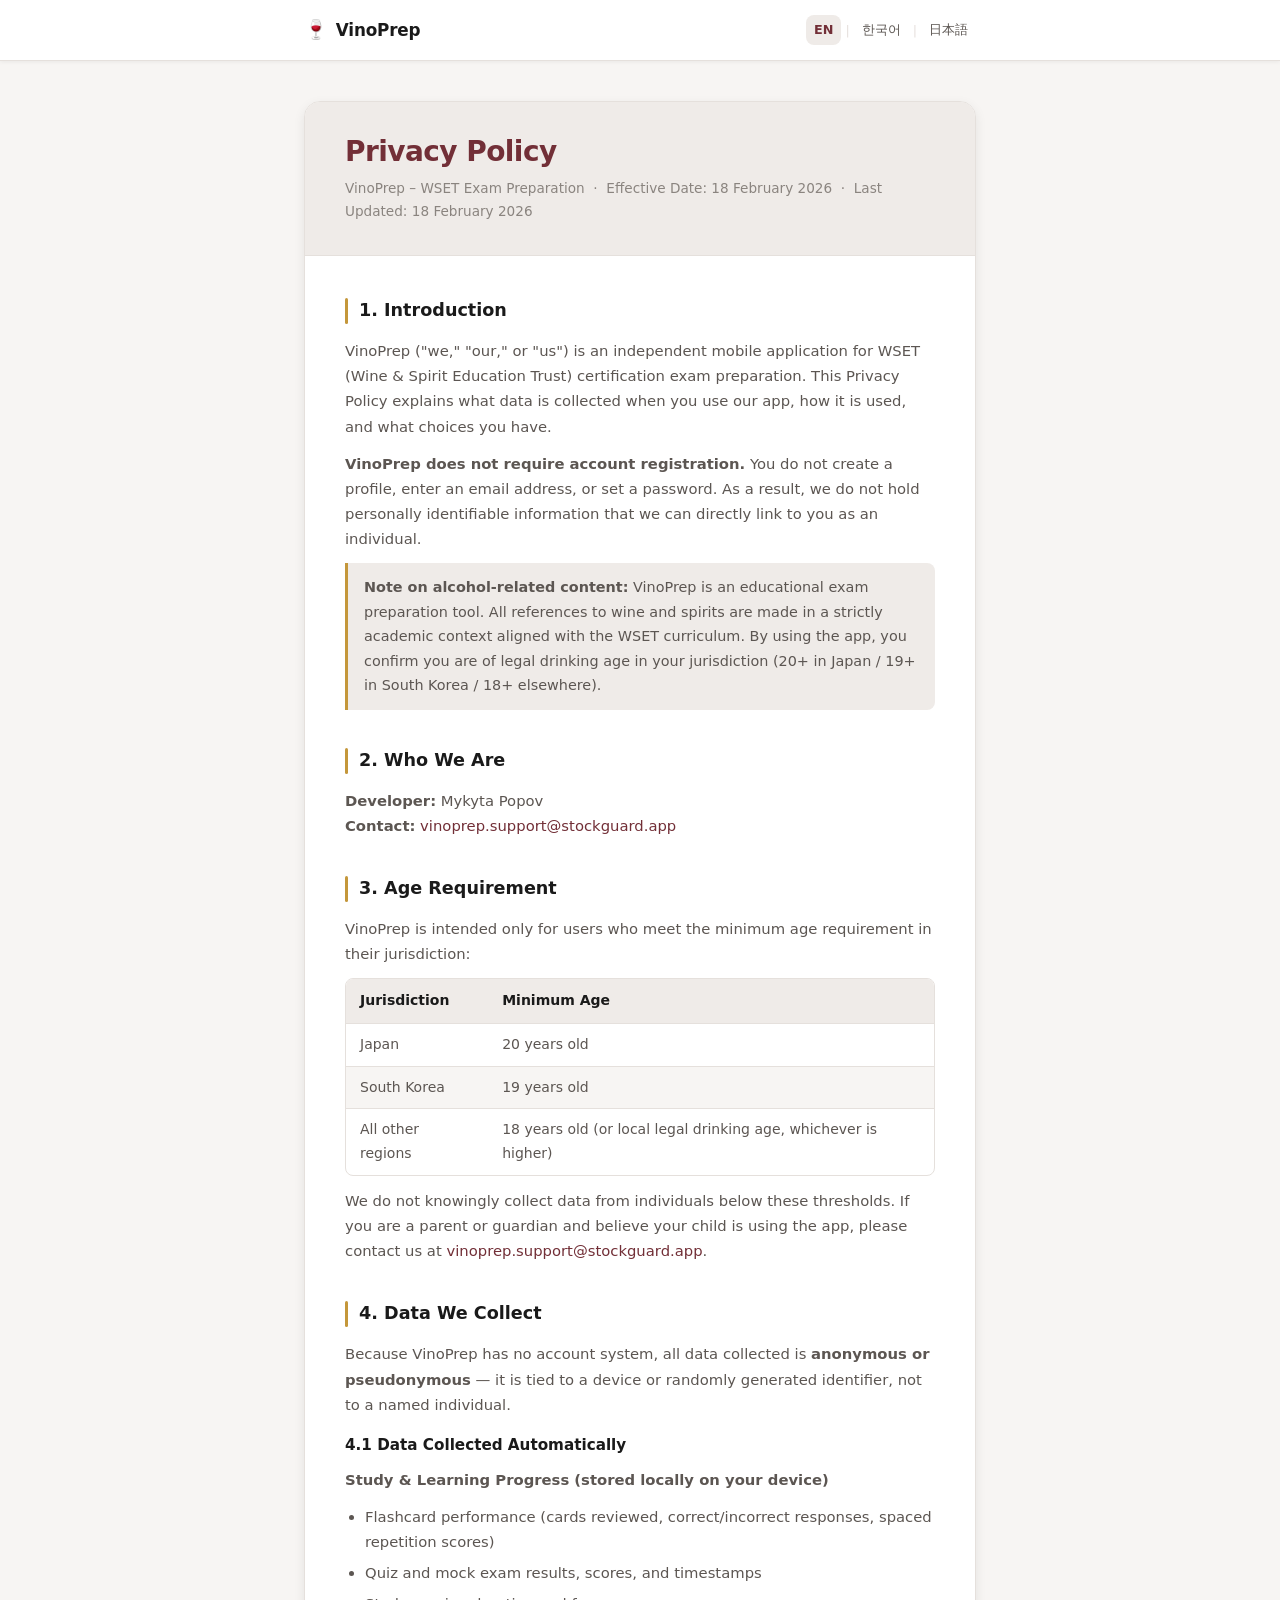
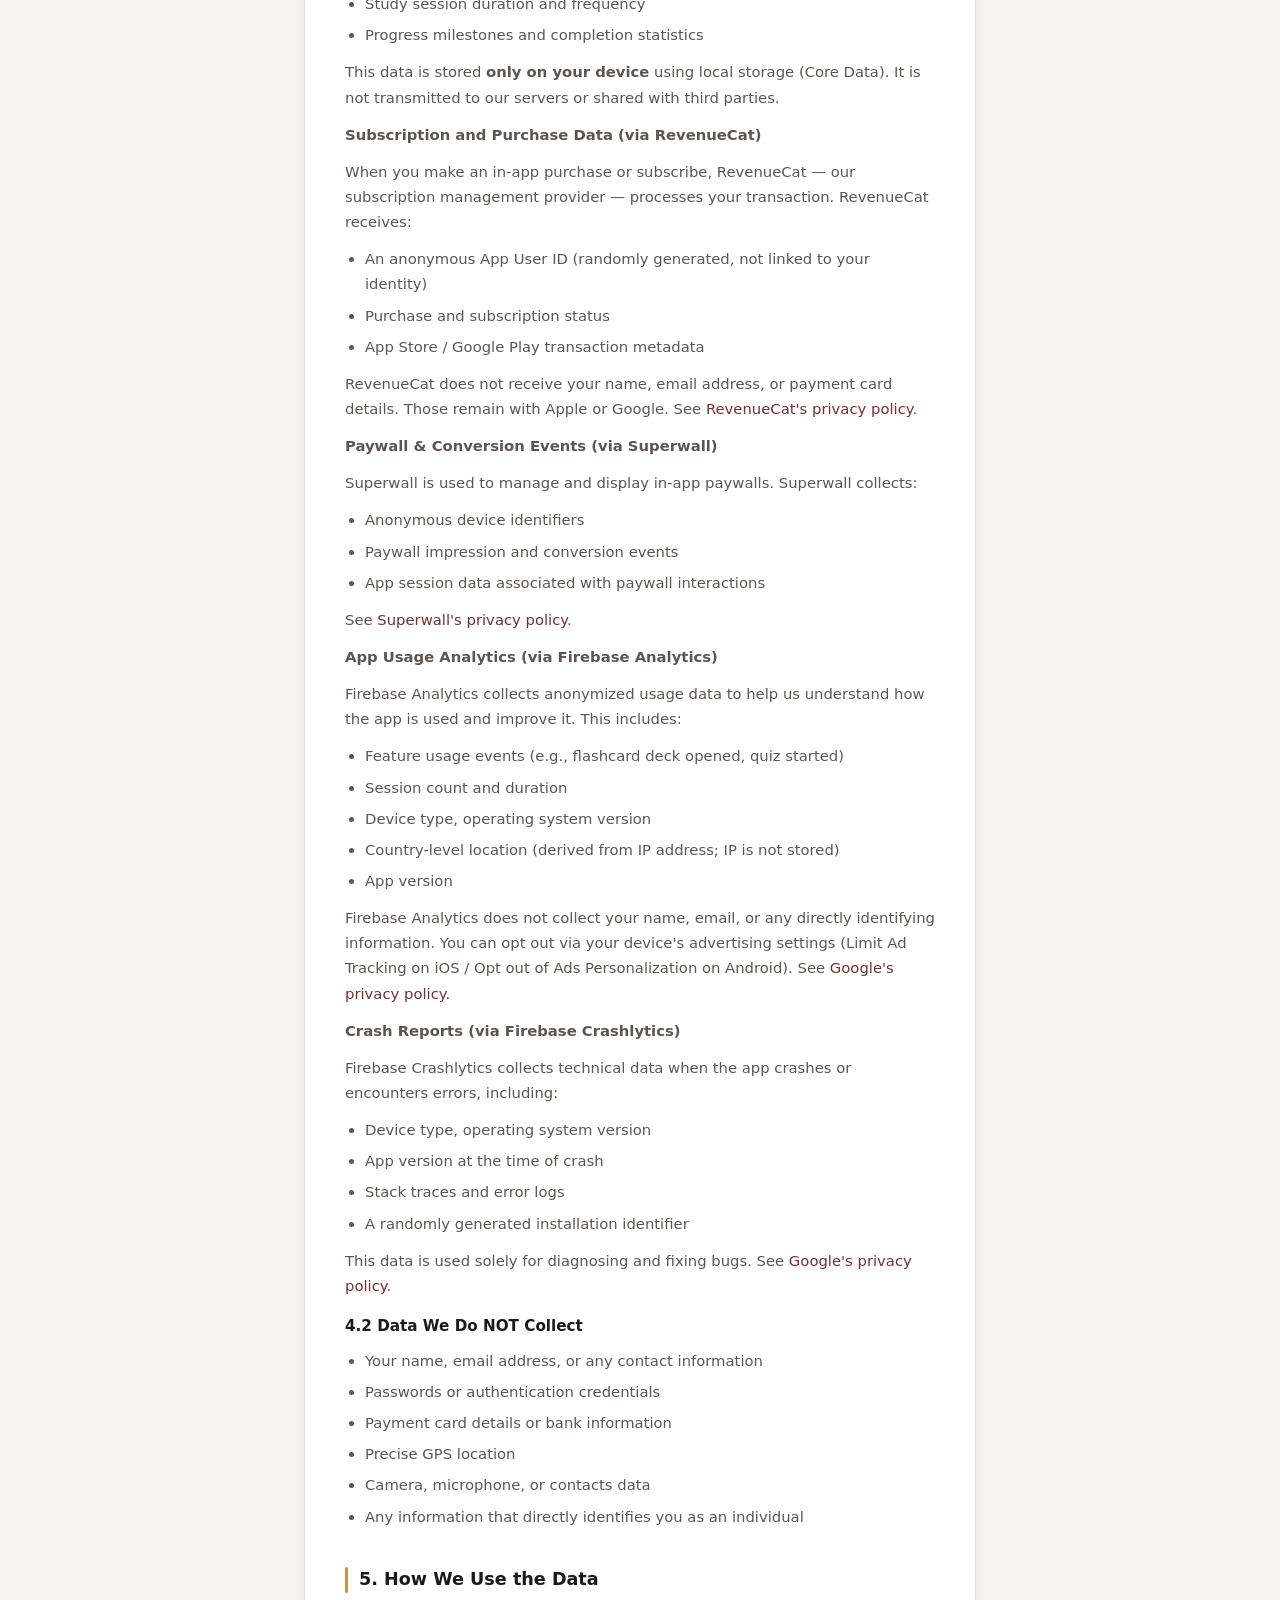
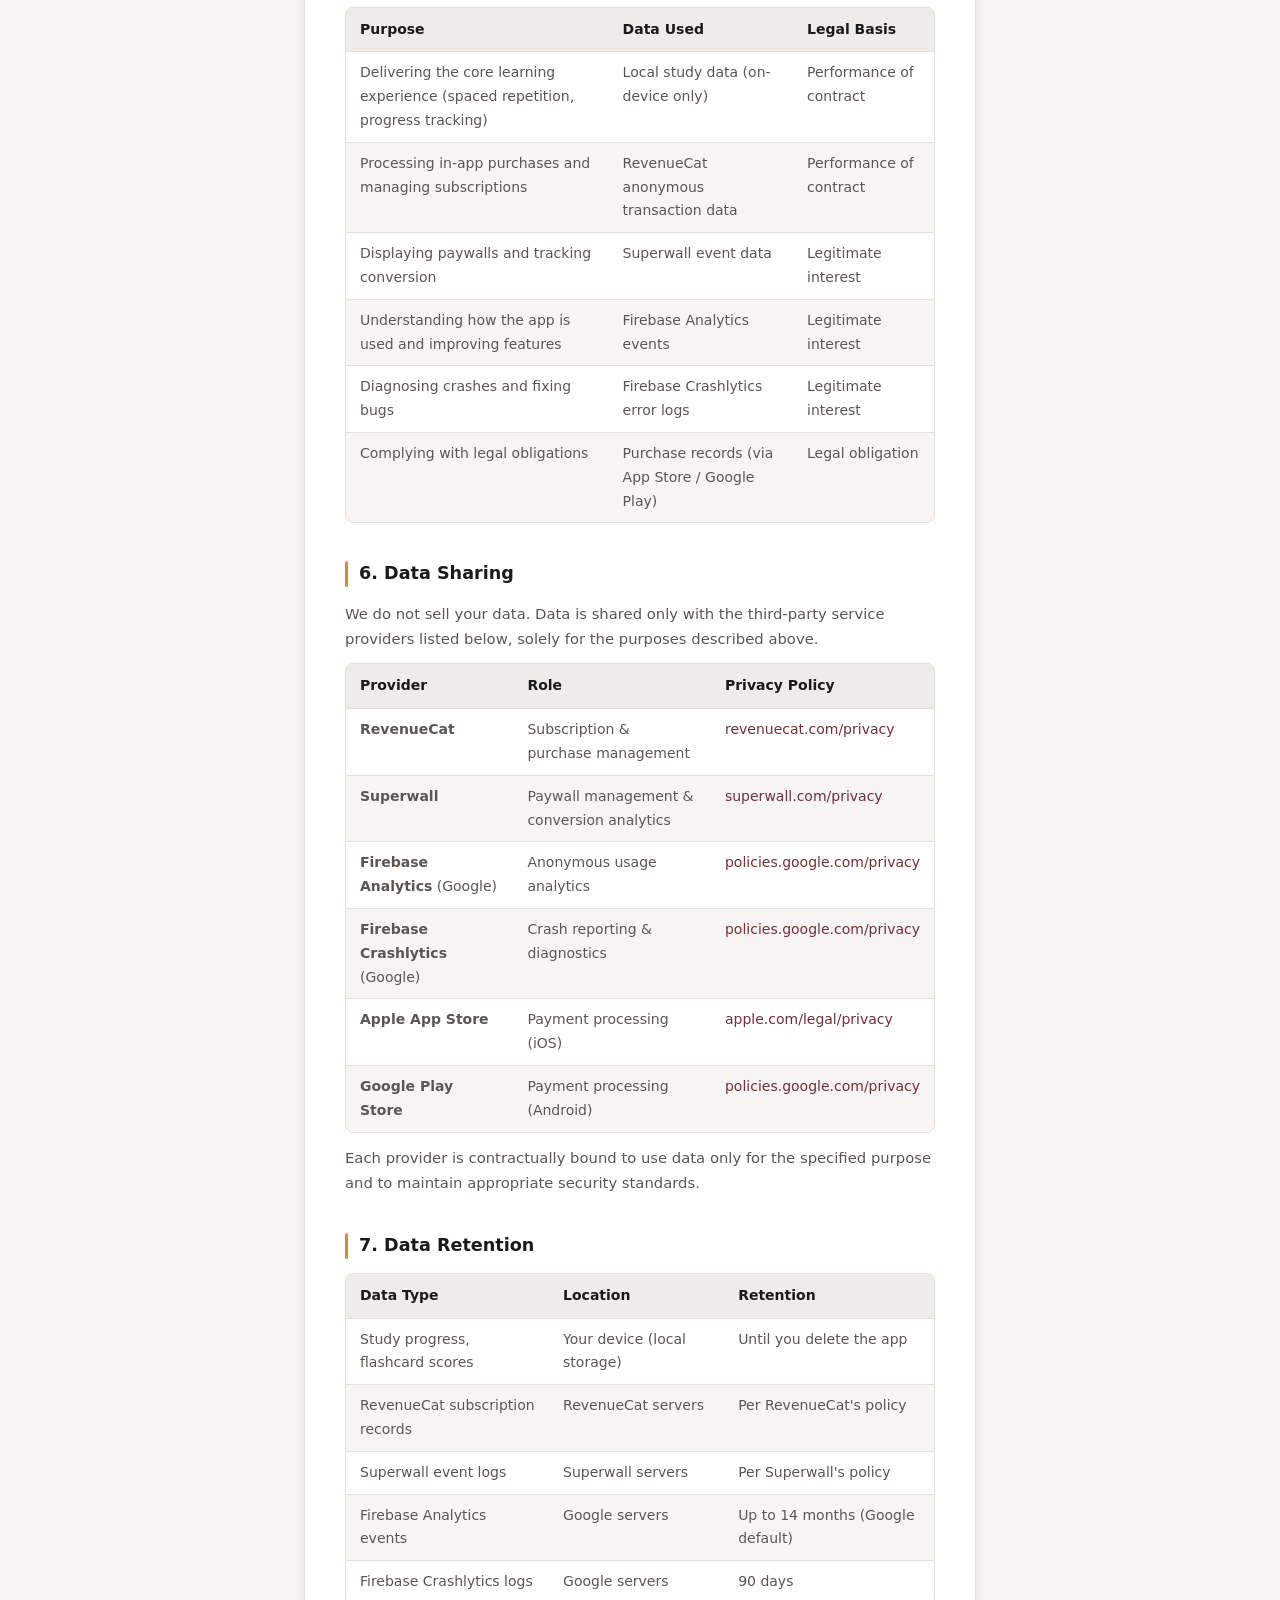
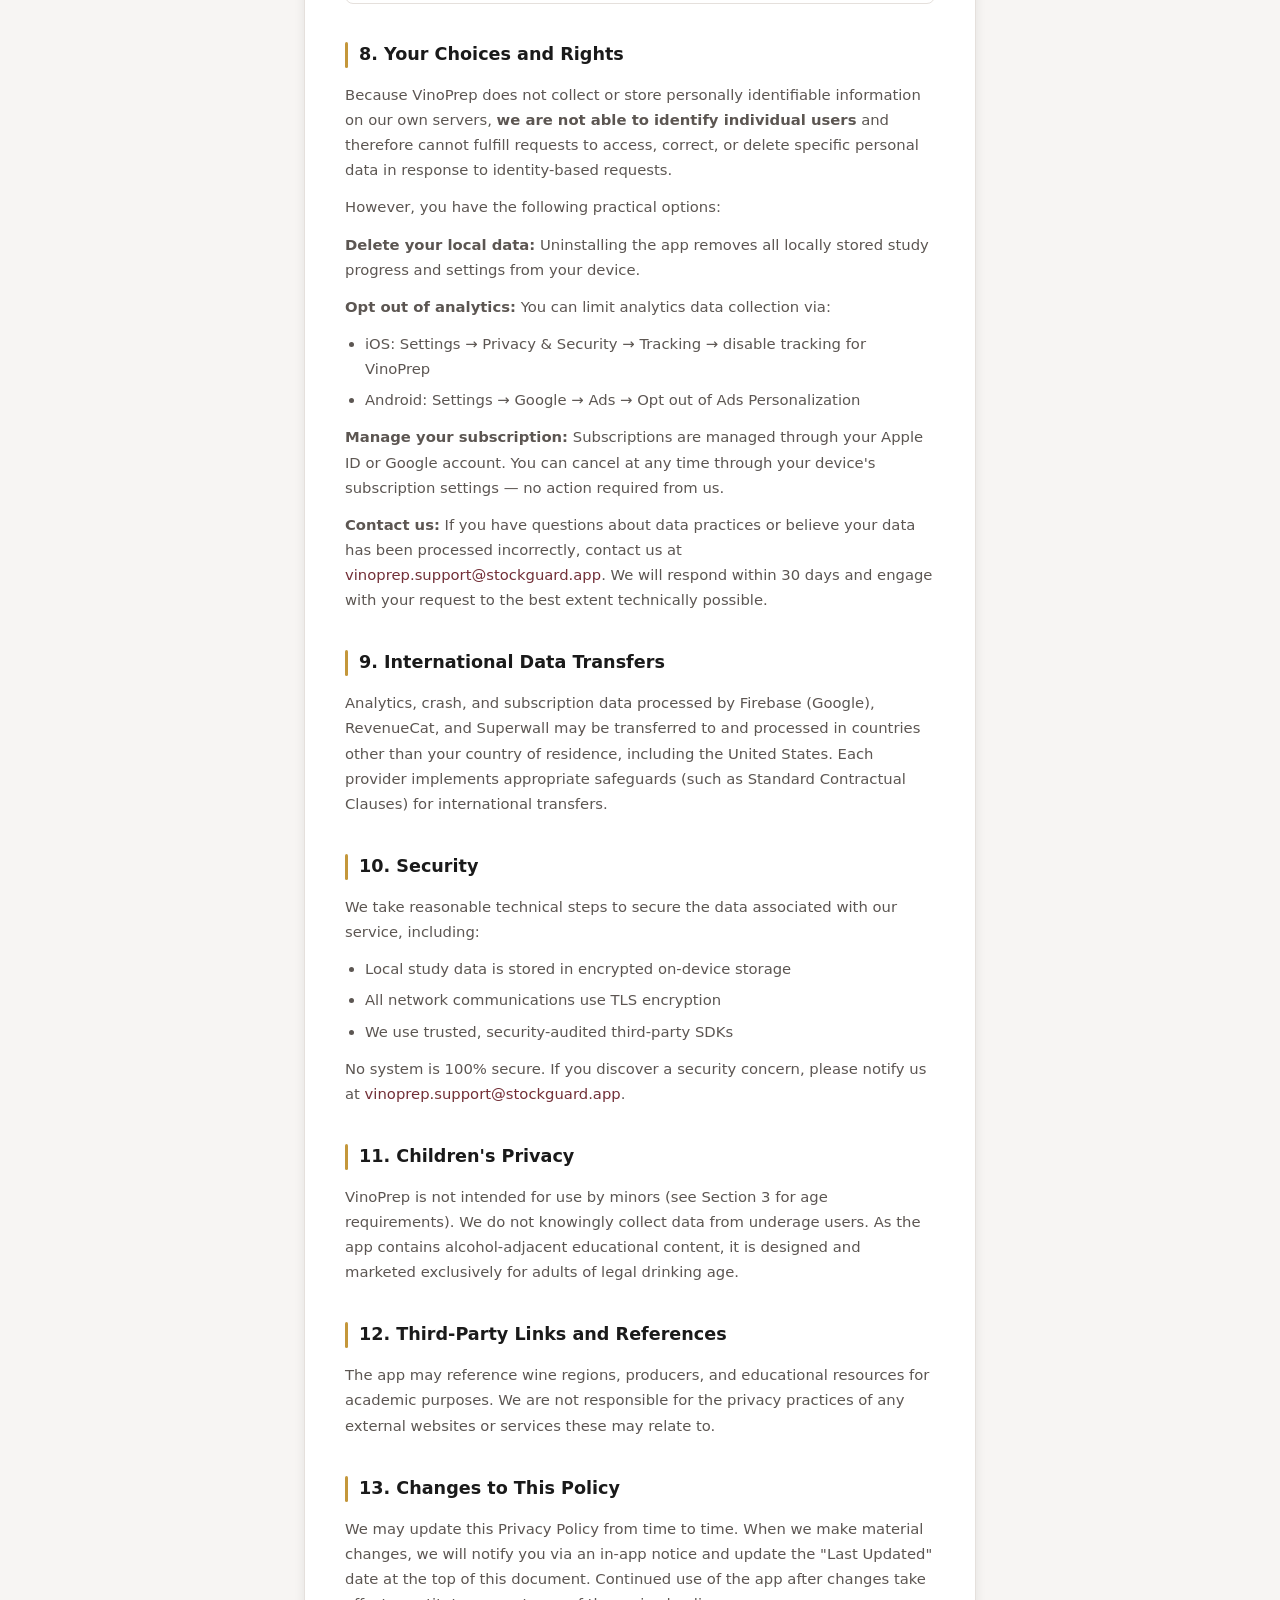
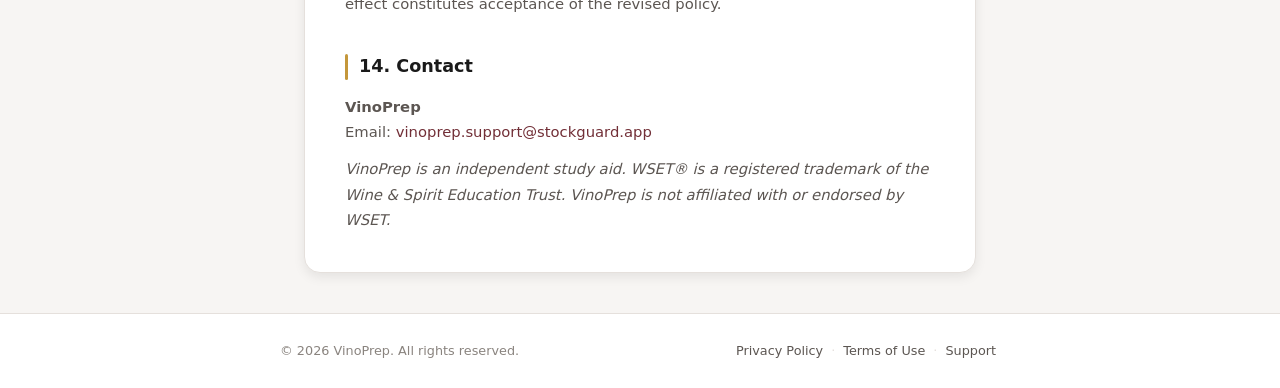
<file: index.html>
<!DOCTYPE html>
<html lang="en">
<head>
  <meta charset="UTF-8" />
  <meta name="viewport" content="width=device-width, initial-scale=1.0" />
  <title>VinoPrep — Legal</title>
  <!-- No-JS fallback: redirect to English -->
  <meta http-equiv="refresh" content="0; url=en/privacy-policy.html" />
  <script>
    (function () {
      var supported = ['en', 'ko', 'ja'];
      var langs = navigator.languages || [navigator.language || 'en'];
      var lang = 'en';
      for (var i = 0; i < langs.length; i++) {
        var primary = langs[i].split('-')[0].toLowerCase();
        if (supported.indexOf(primary) !== -1) {
          lang = primary;
          break;
        }
      }
      window.location.replace(lang + '/privacy-policy.html');
    })();
  </script>
</head>
<body>
  <p>Redirecting… <a href="en/privacy-policy.html">Click here if not redirected.</a></p>
</body>
</html>
</file>
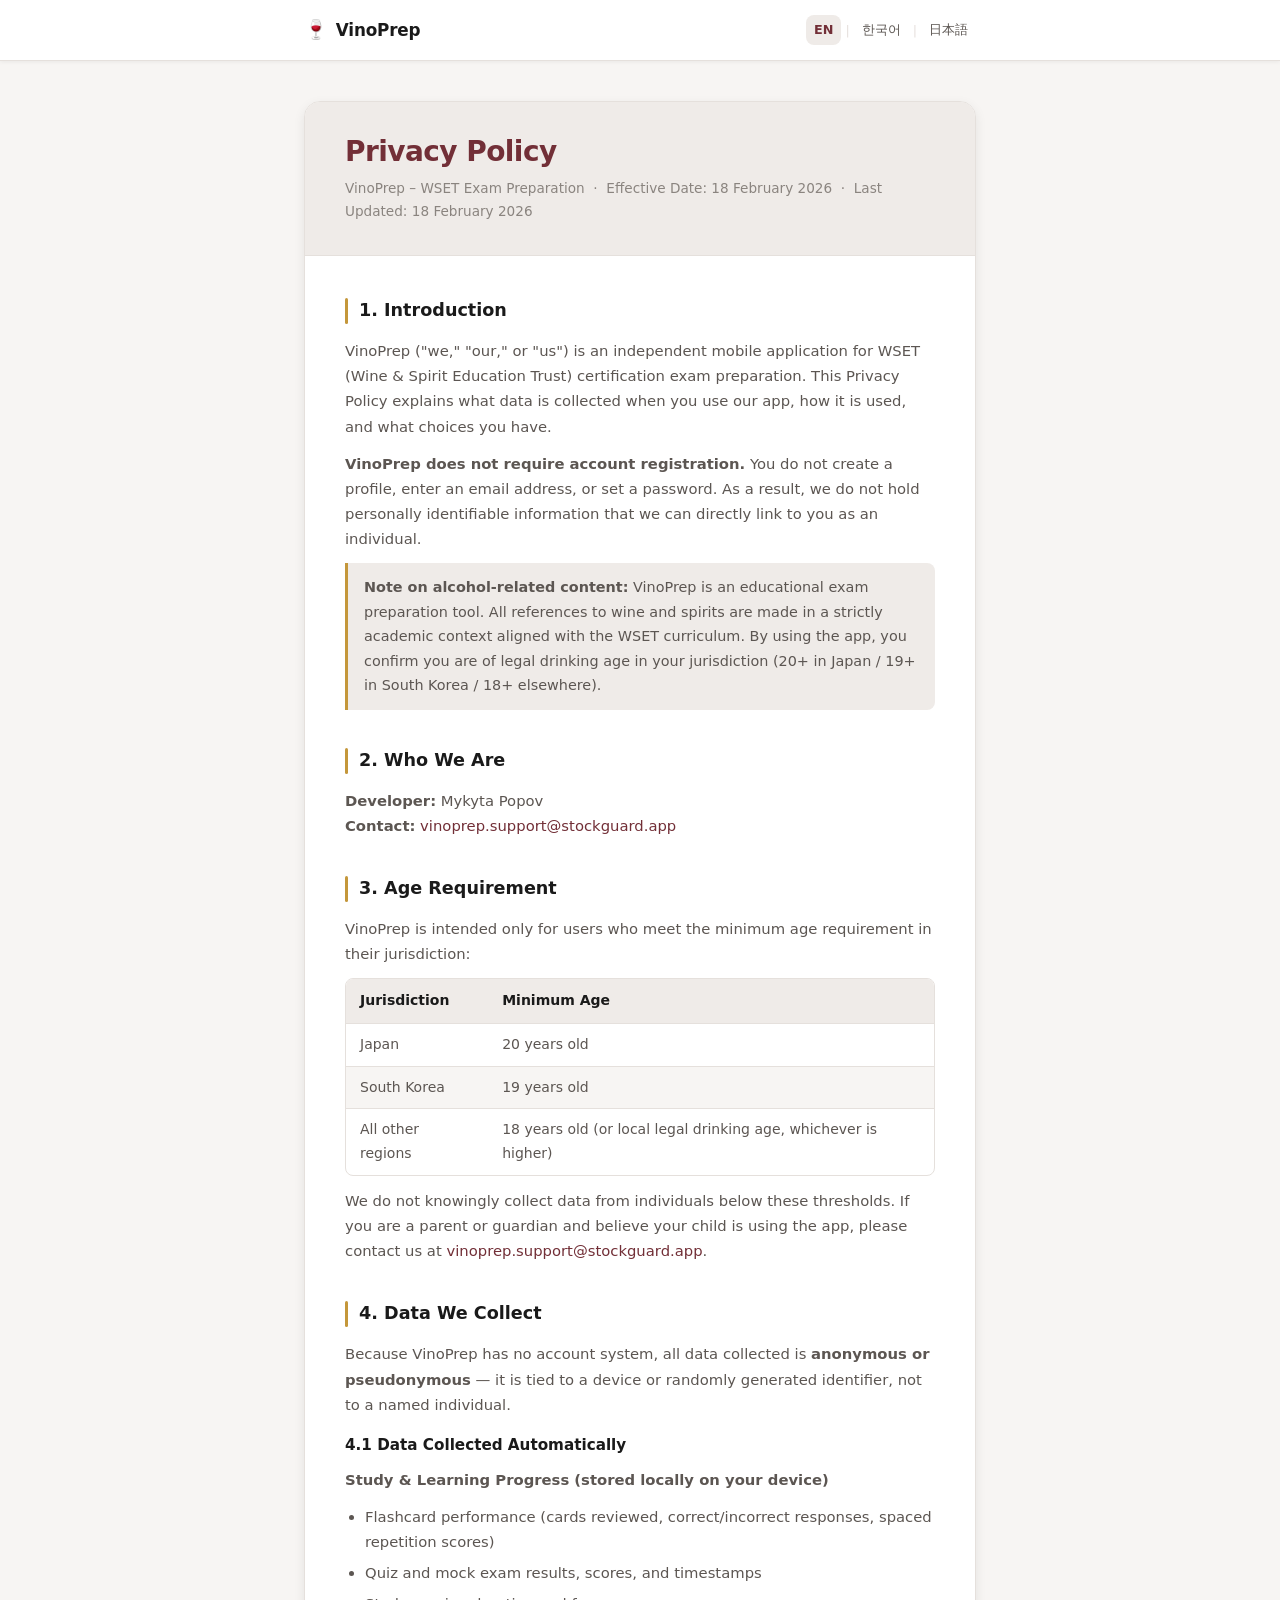
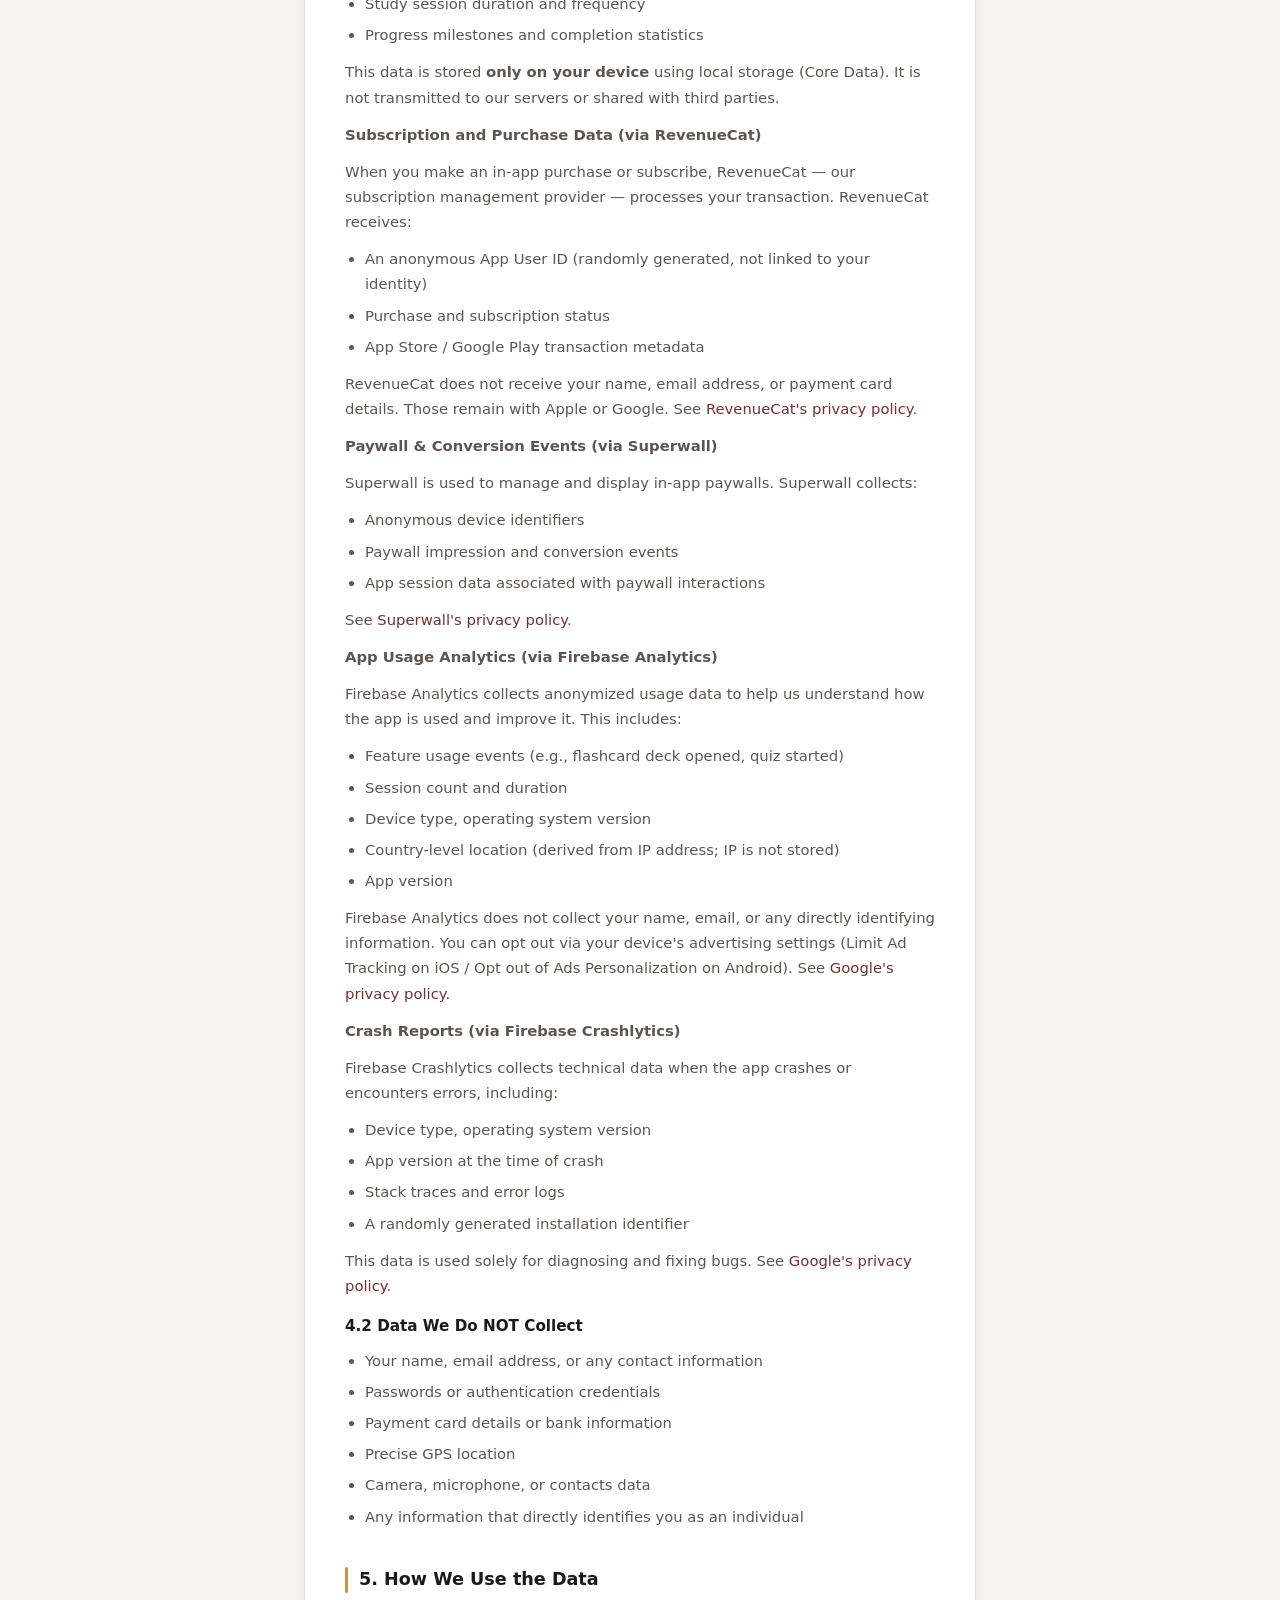
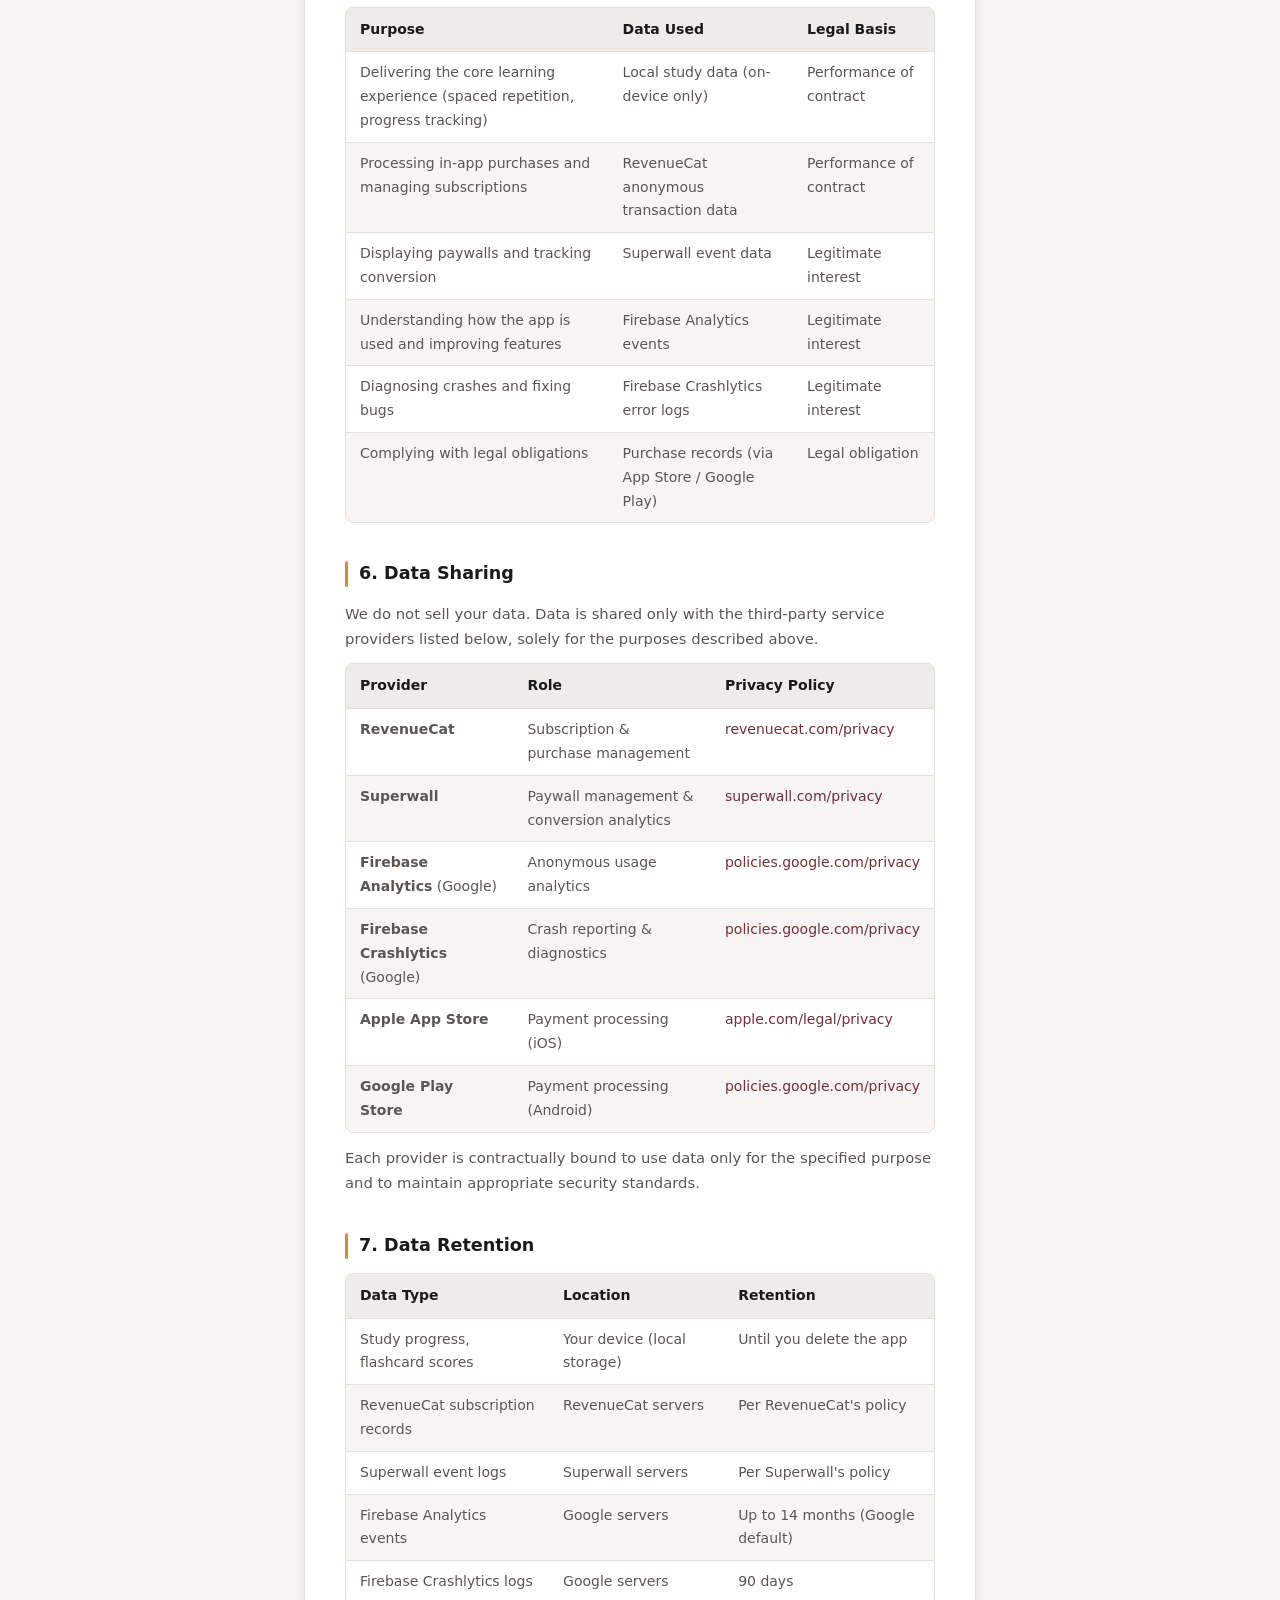
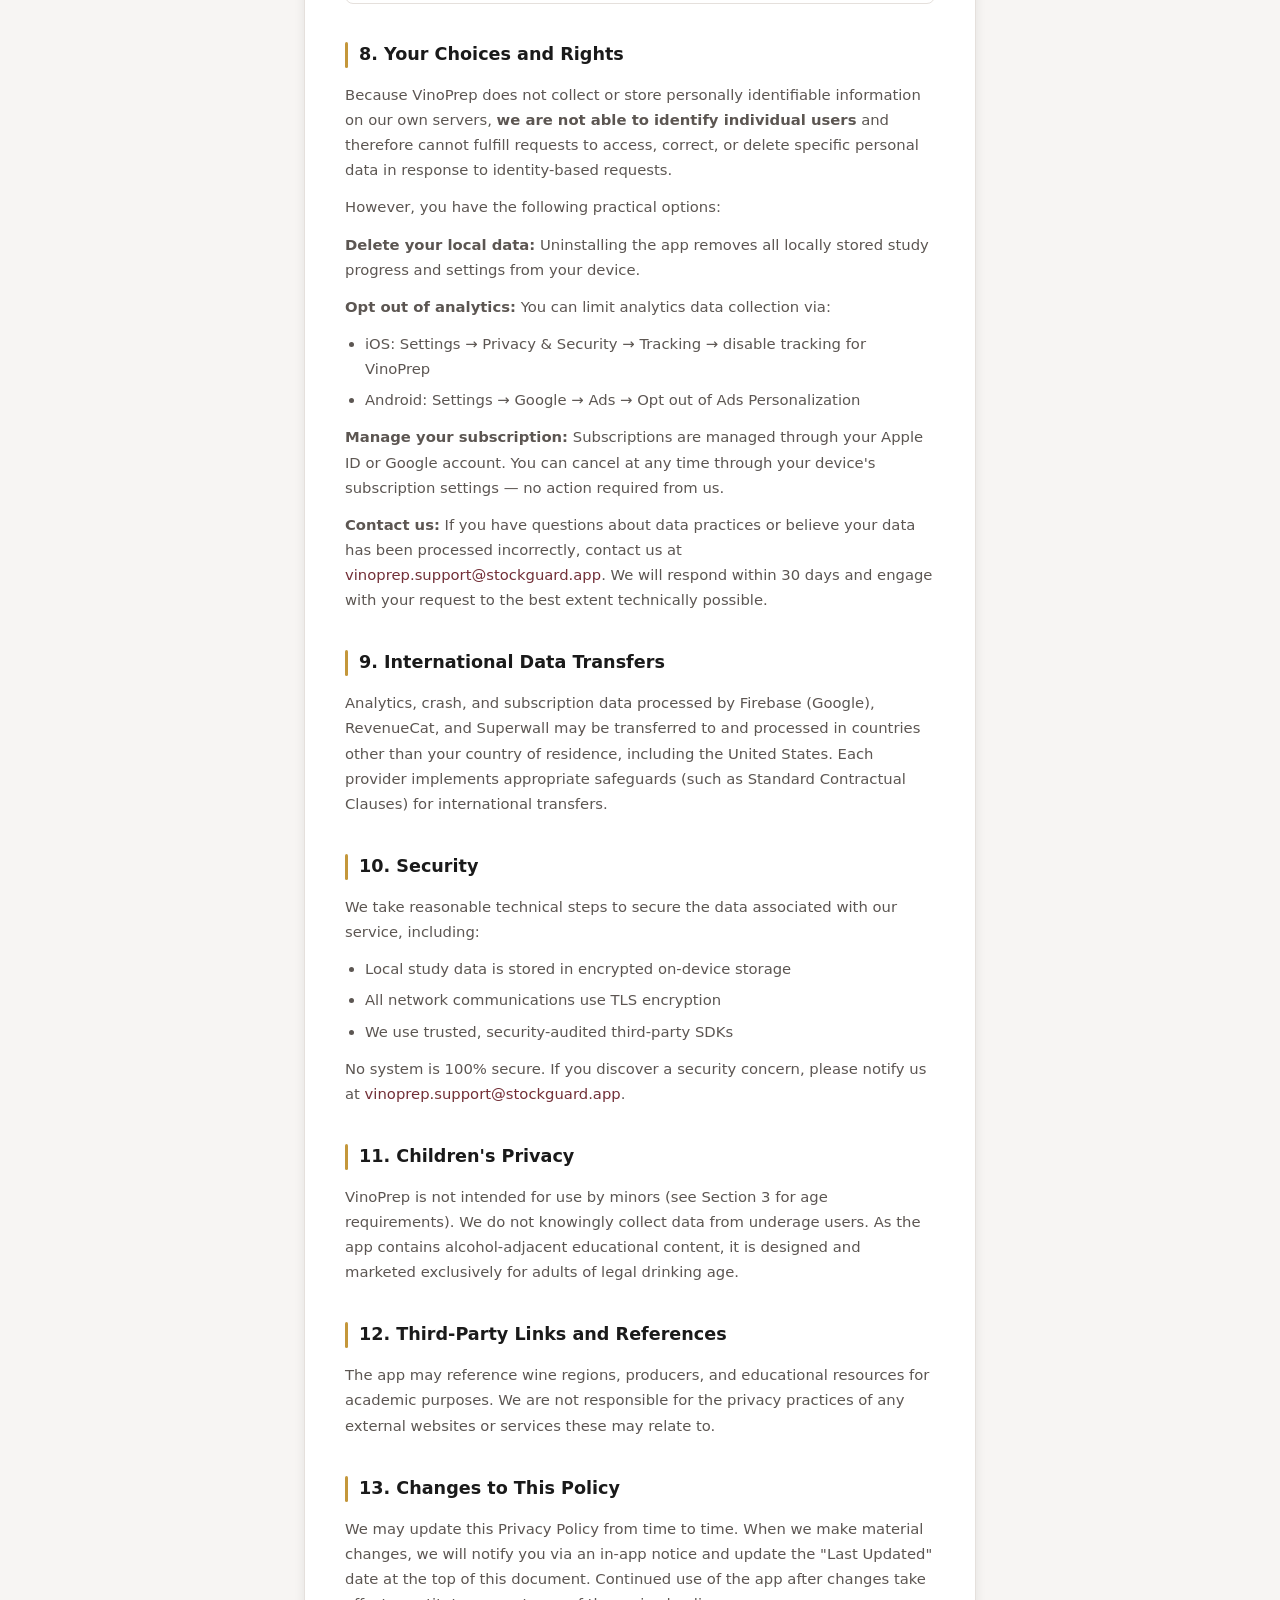
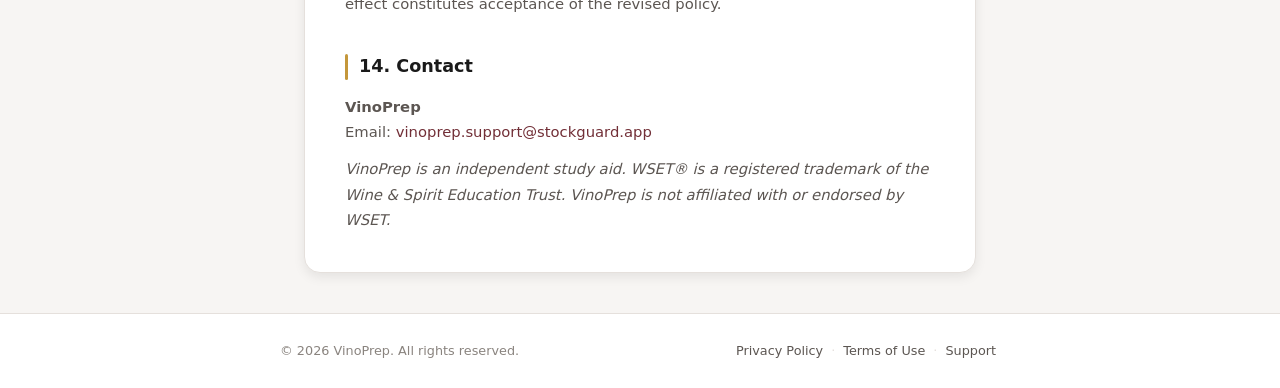
<file: en/index.html>
<!DOCTYPE html>
<html lang="en">
<head>
  <meta charset="UTF-8" />
  <meta name="viewport" content="width=device-width, initial-scale=1.0" />
  <title>VinoPrep — Legal (English)</title>
  <meta http-equiv="refresh" content="0; url=privacy-policy.html" />
  <script>window.location.replace('privacy-policy.html');</script>
</head>
<body>
  <p>Redirecting… <a href="privacy-policy.html">Click here if not redirected.</a></p>
</body>
</html>
</file>
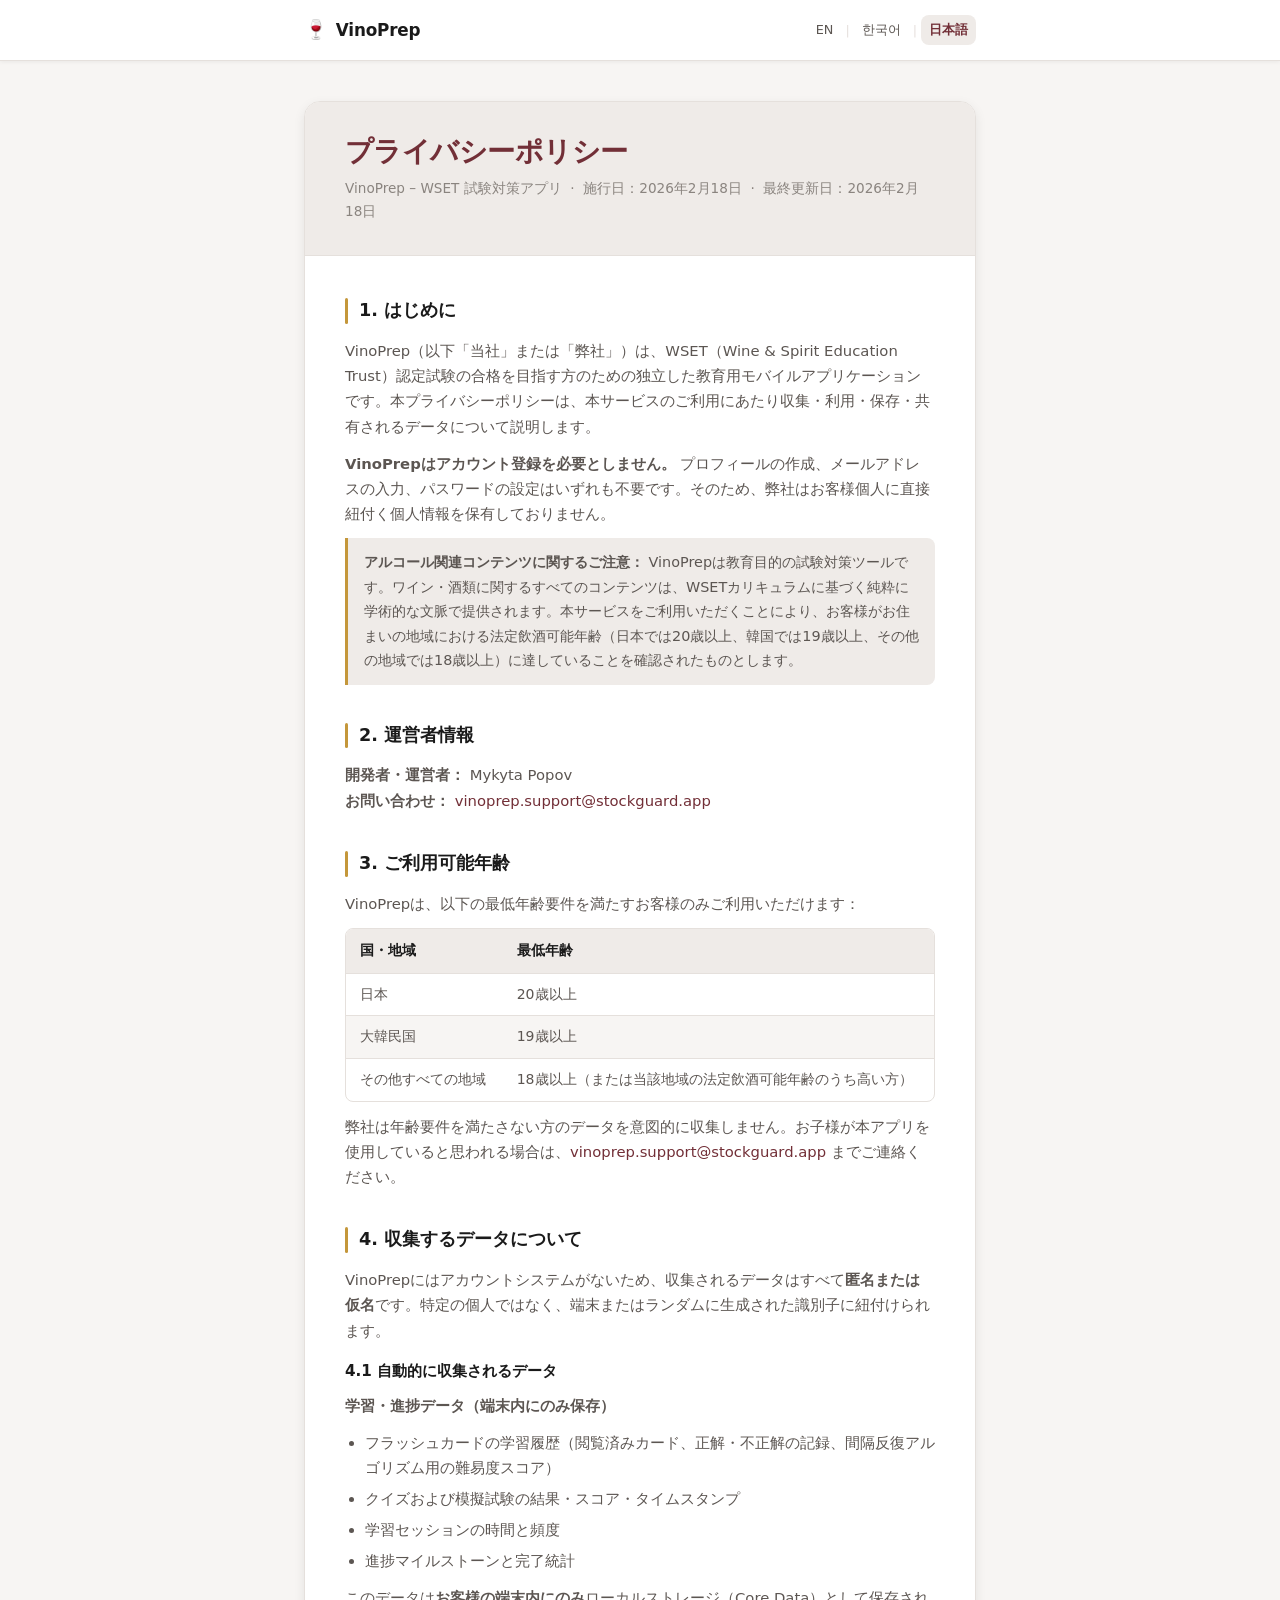
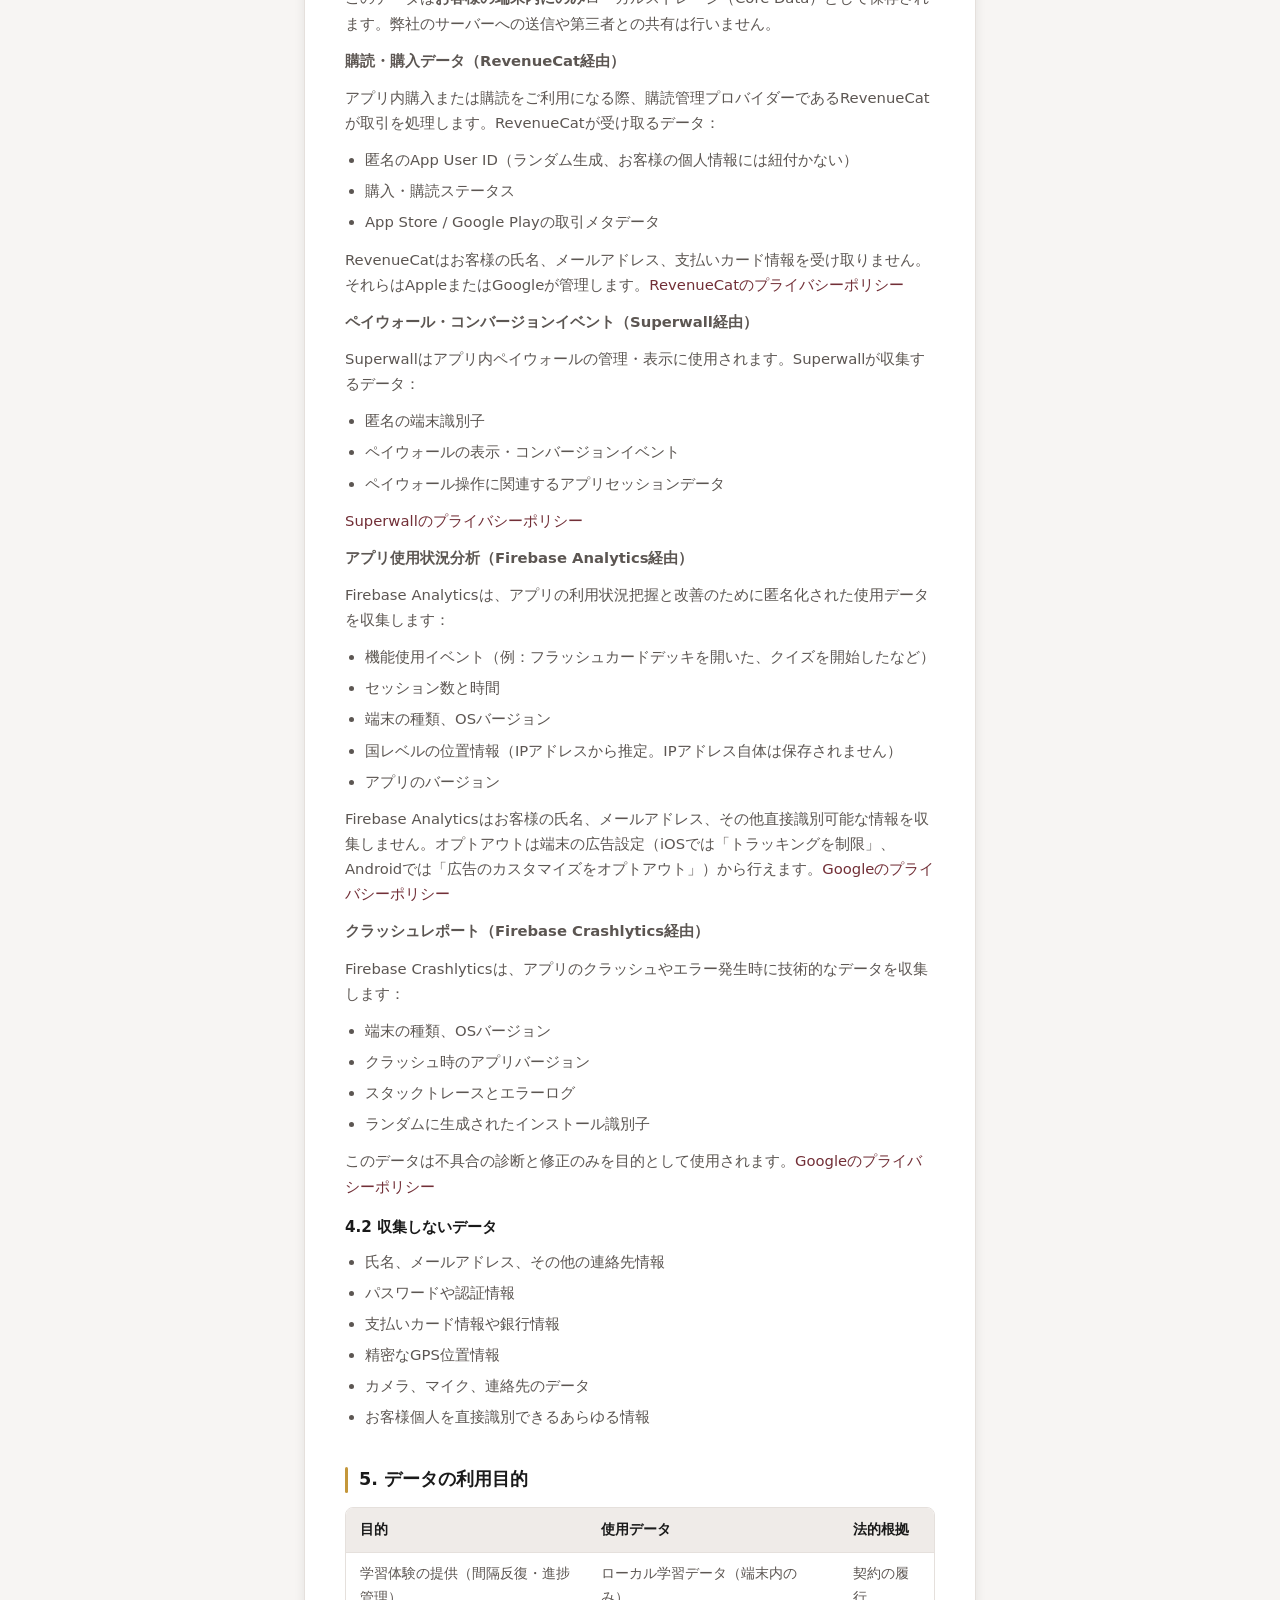
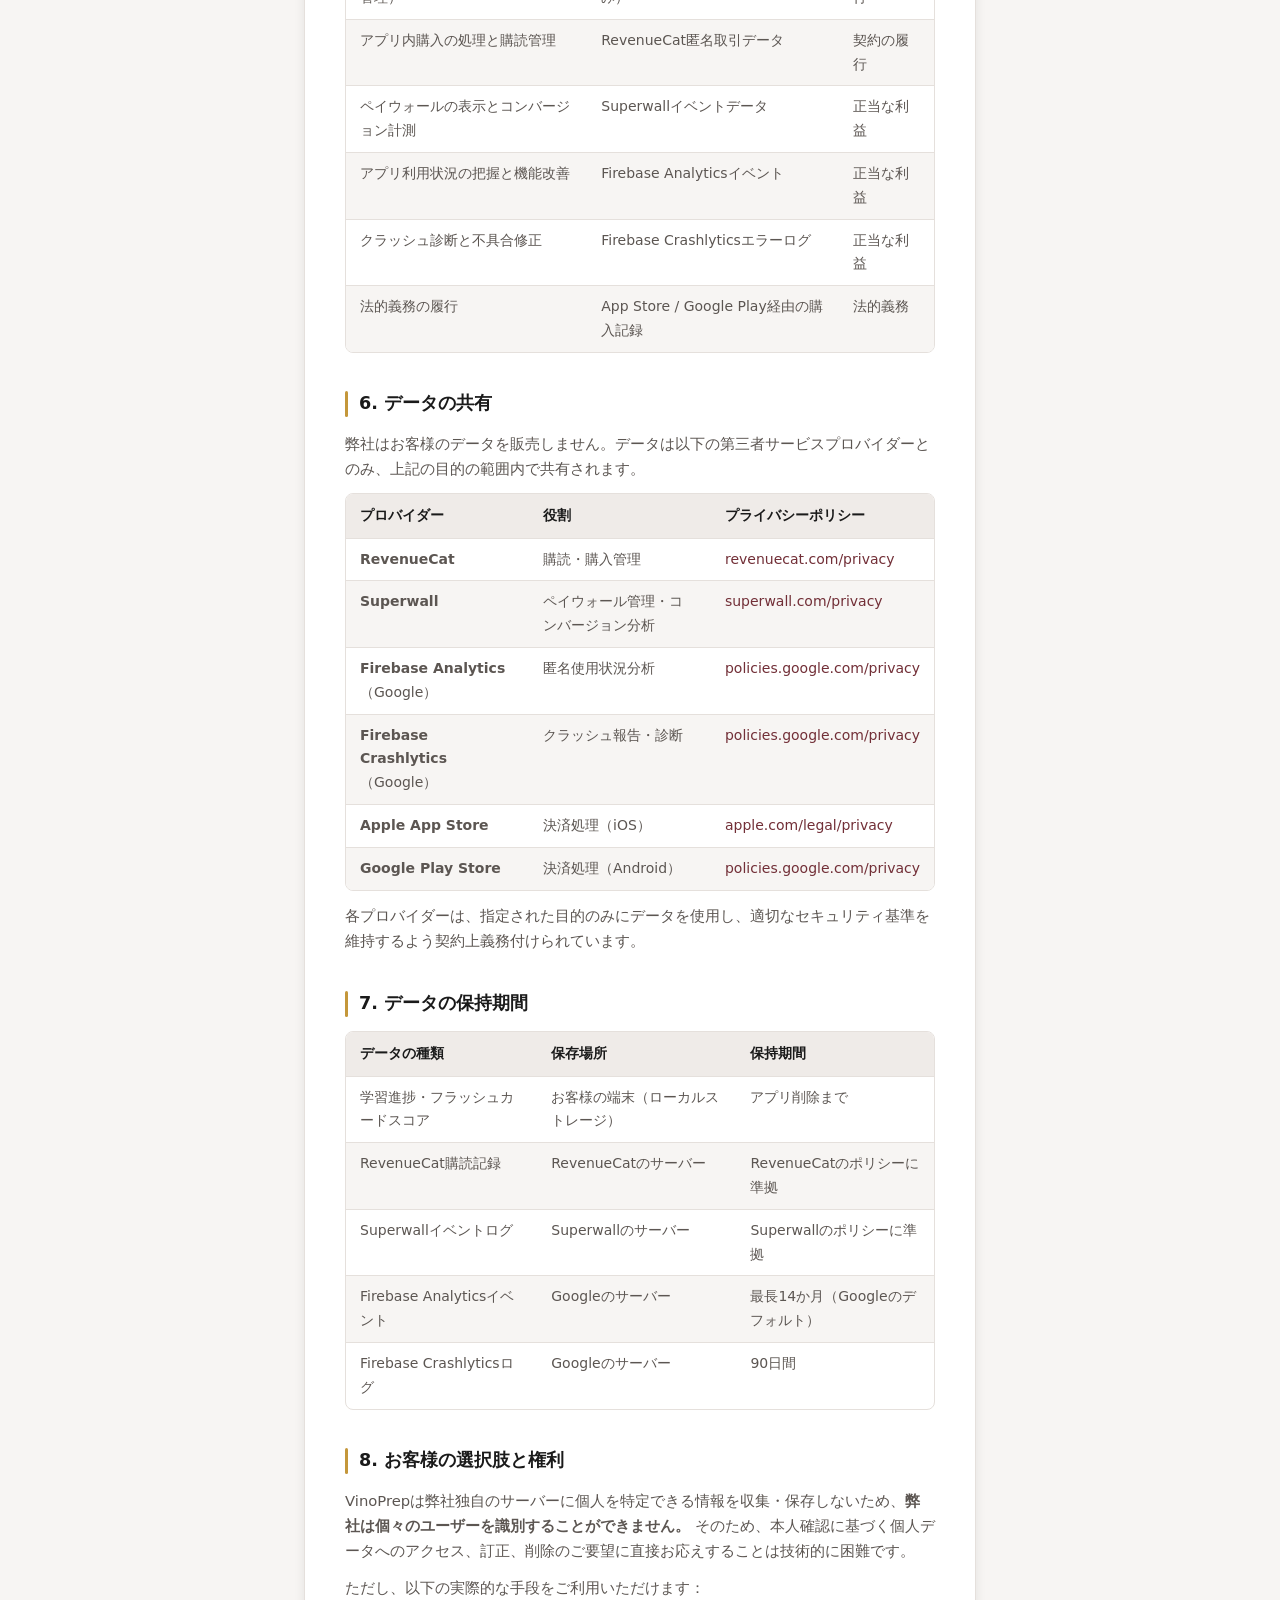
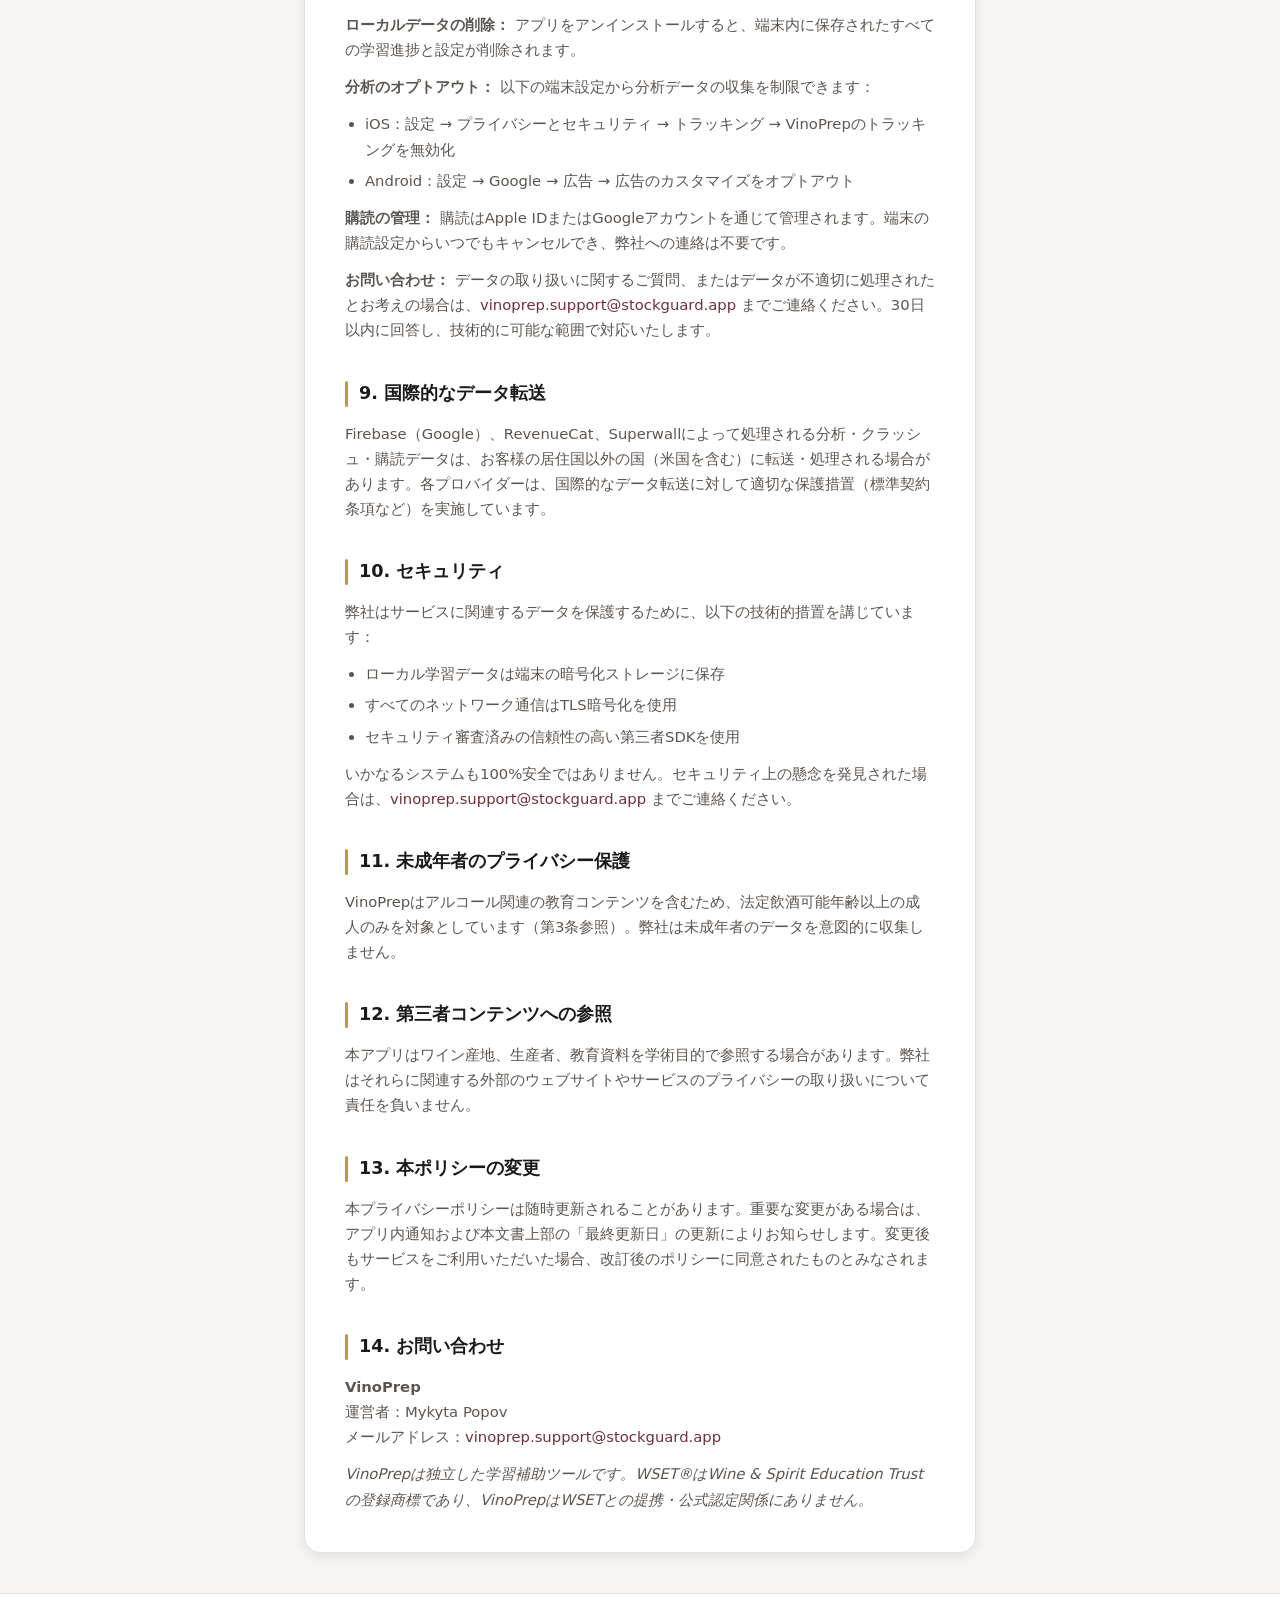
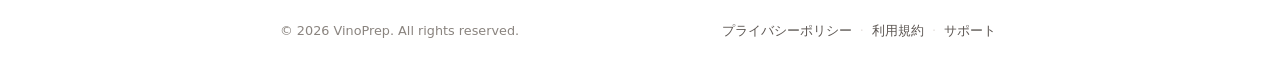
<file: ja/index.html>
<!DOCTYPE html>
<html lang="ja">
<head>
  <meta charset="UTF-8" />
  <meta name="viewport" content="width=device-width, initial-scale=1.0" />
  <title>VinoPrep — 法的情報</title>
  <meta http-equiv="refresh" content="0; url=privacy-policy.html" />
  <script>window.location.replace('privacy-policy.html');</script>
</head>
<body>
  <p>リダイレクト中… <a href="privacy-policy.html">リダイレクトされない場合はこちらをクリック。</a></p>
</body>
</html>
</file>
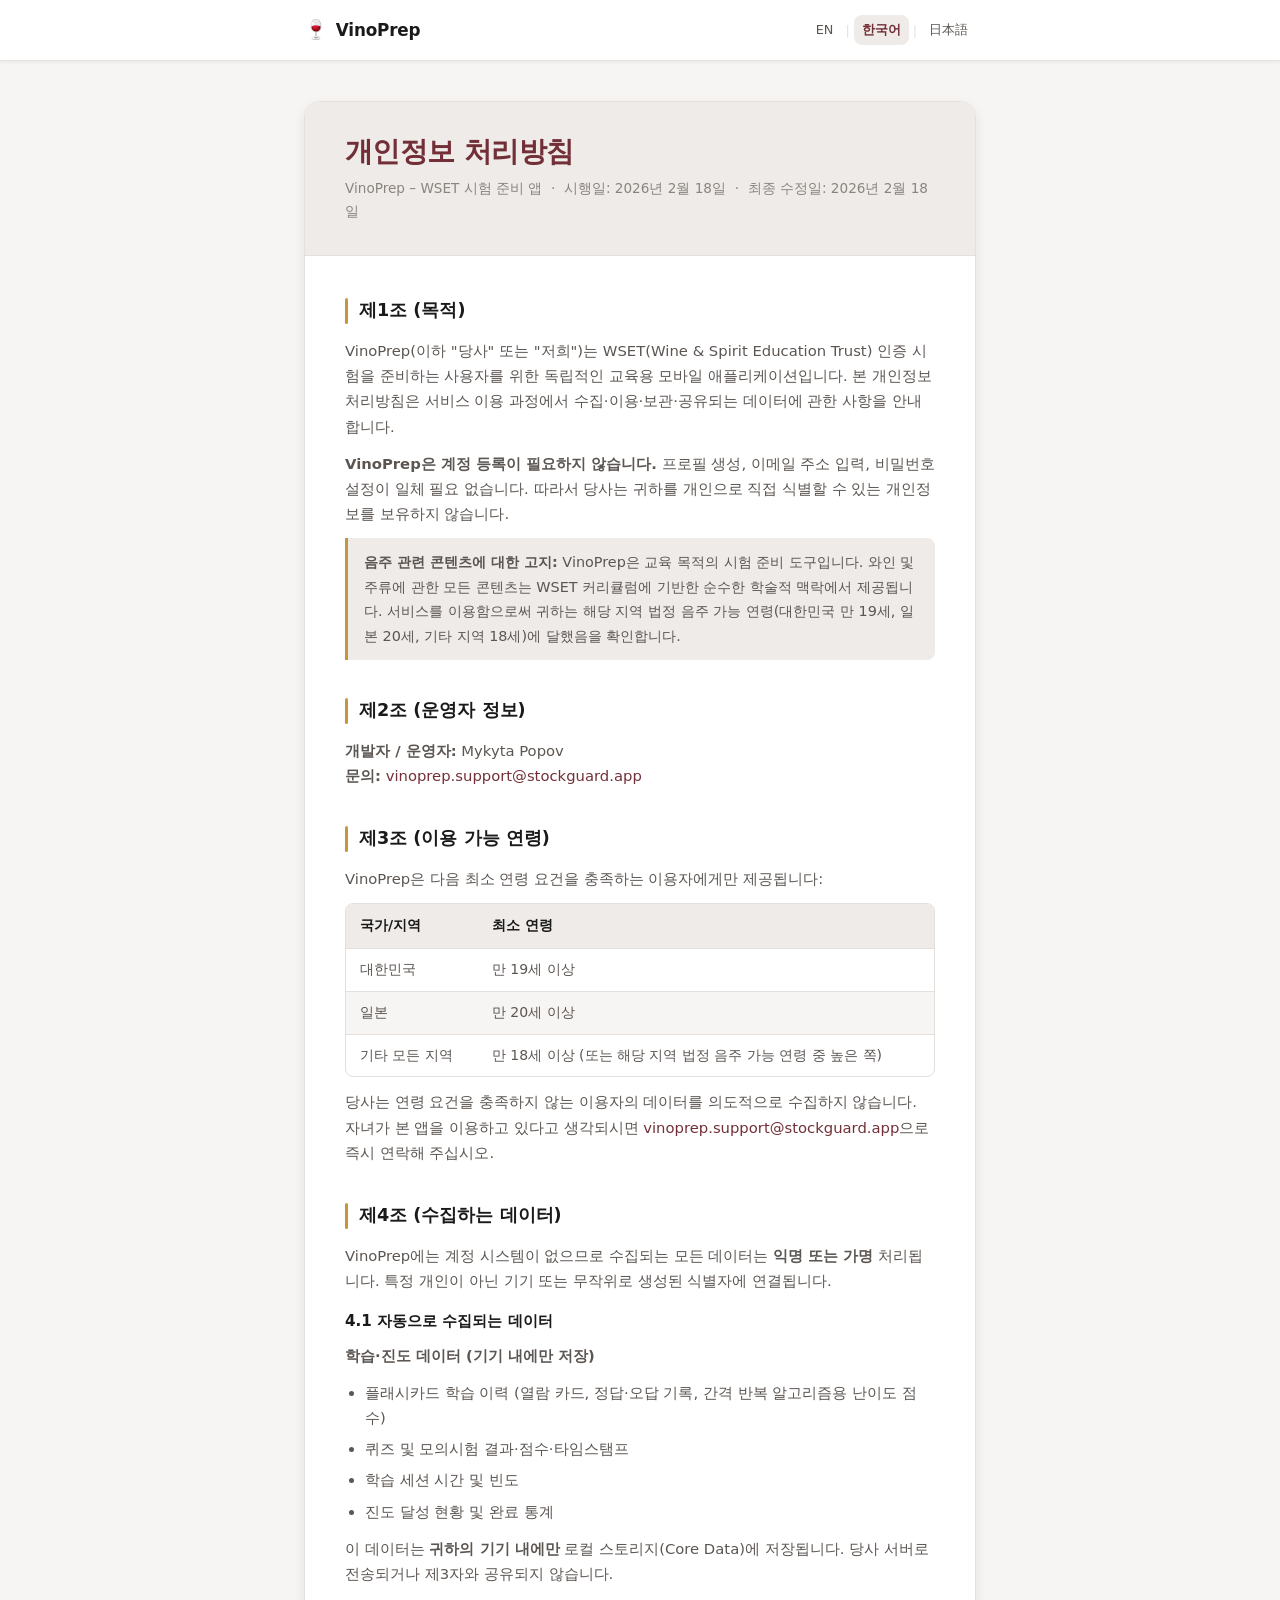
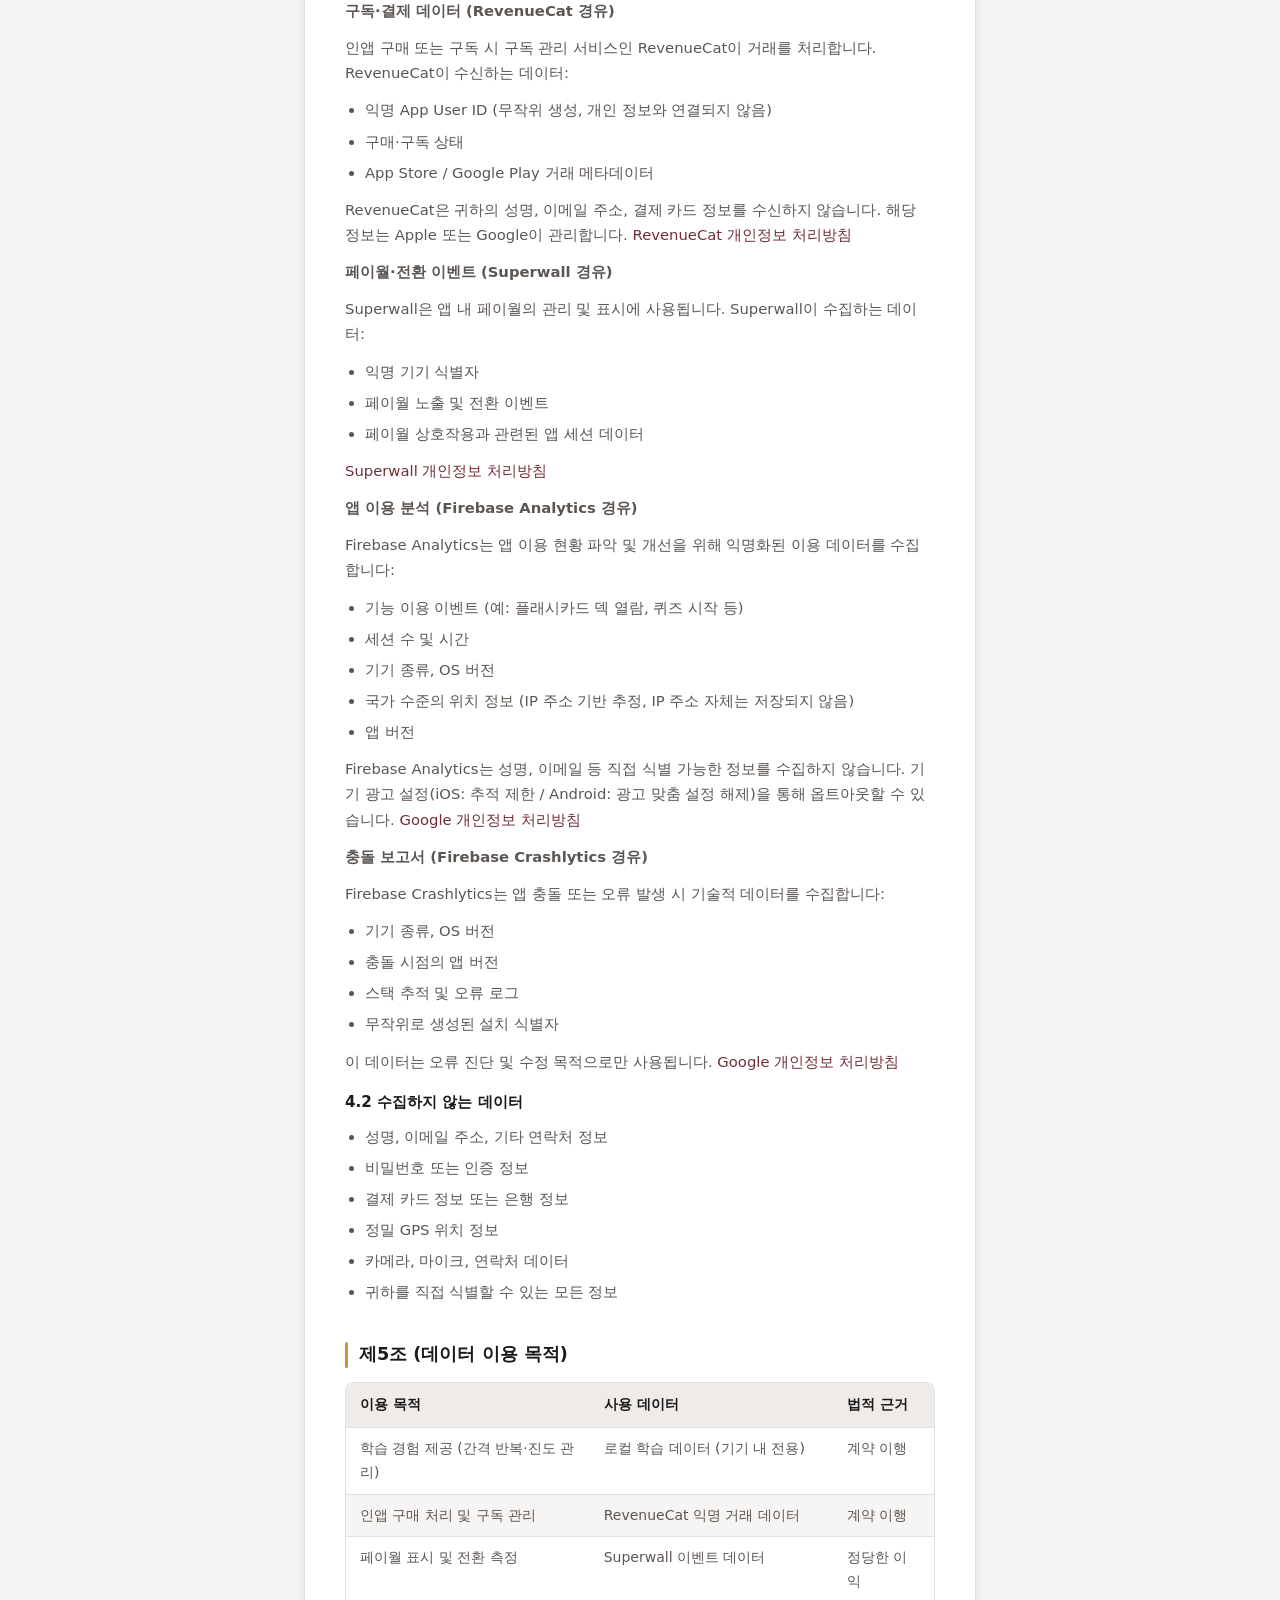
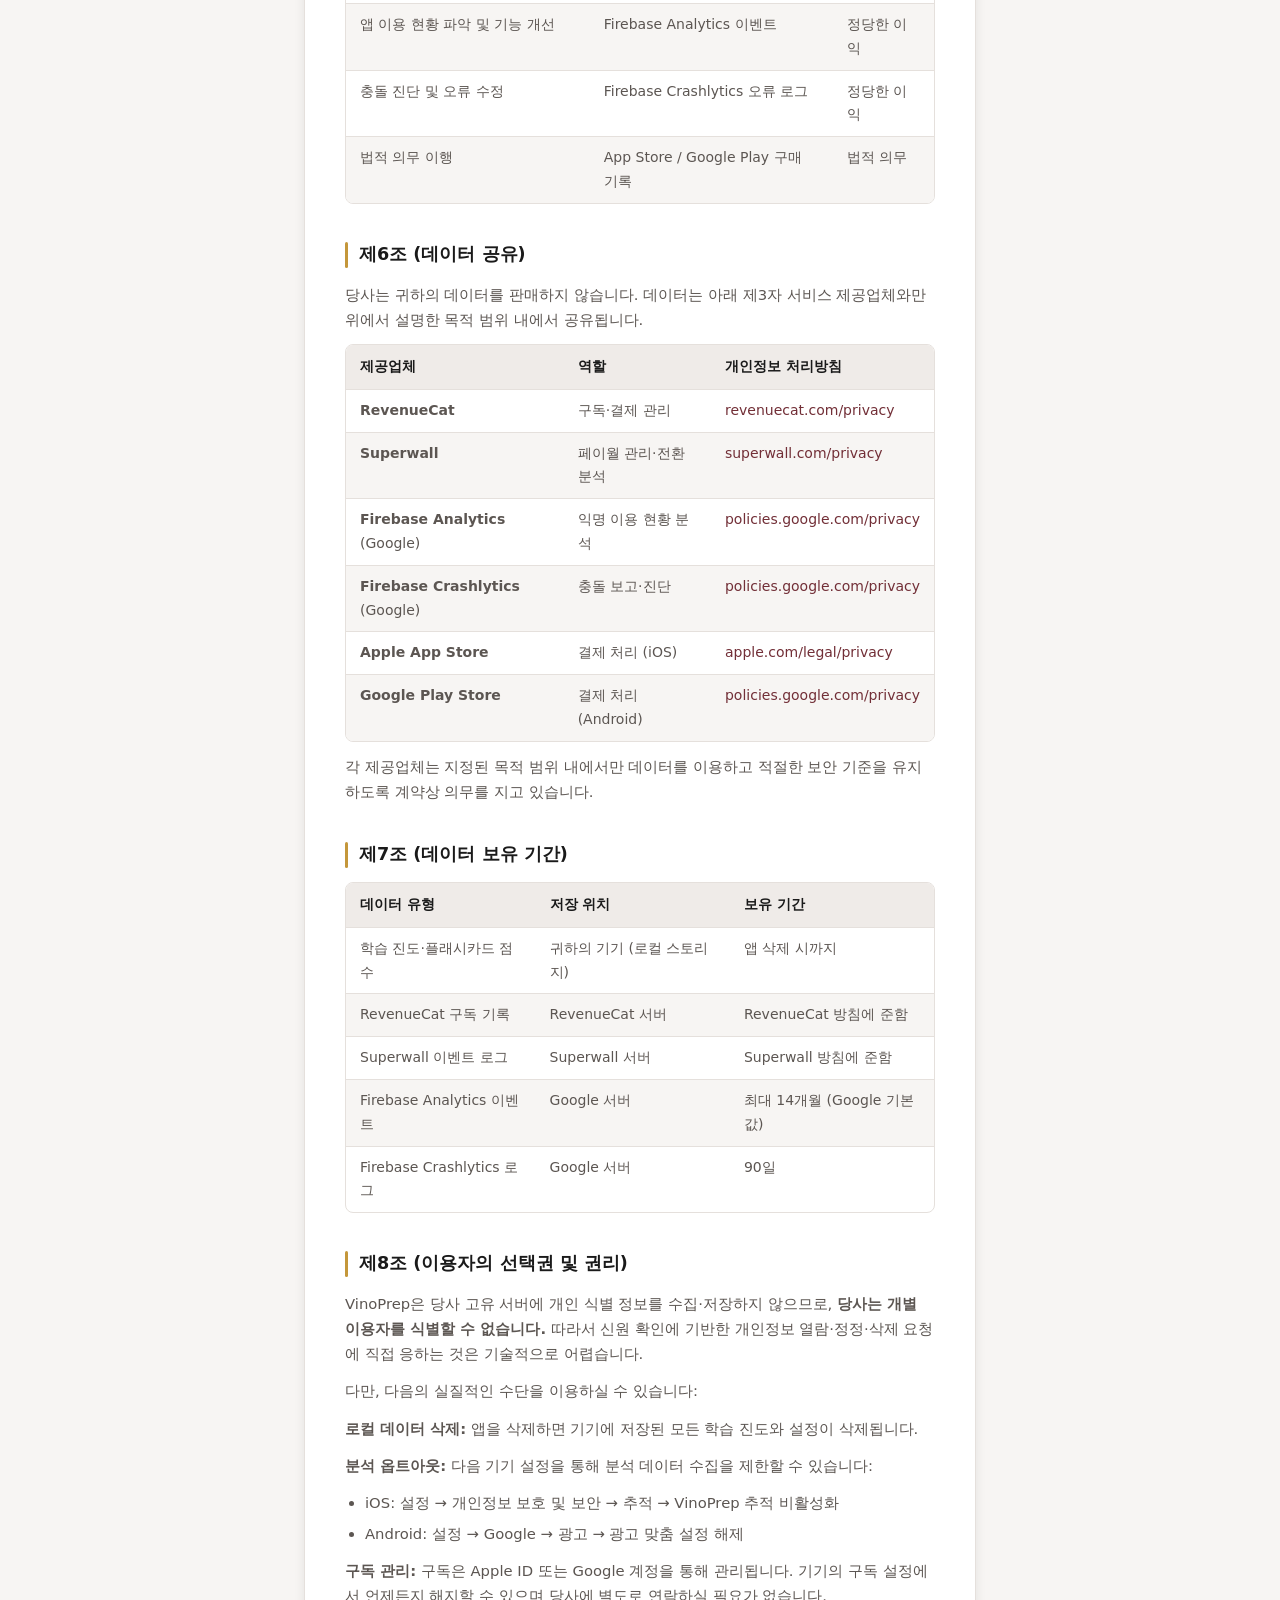
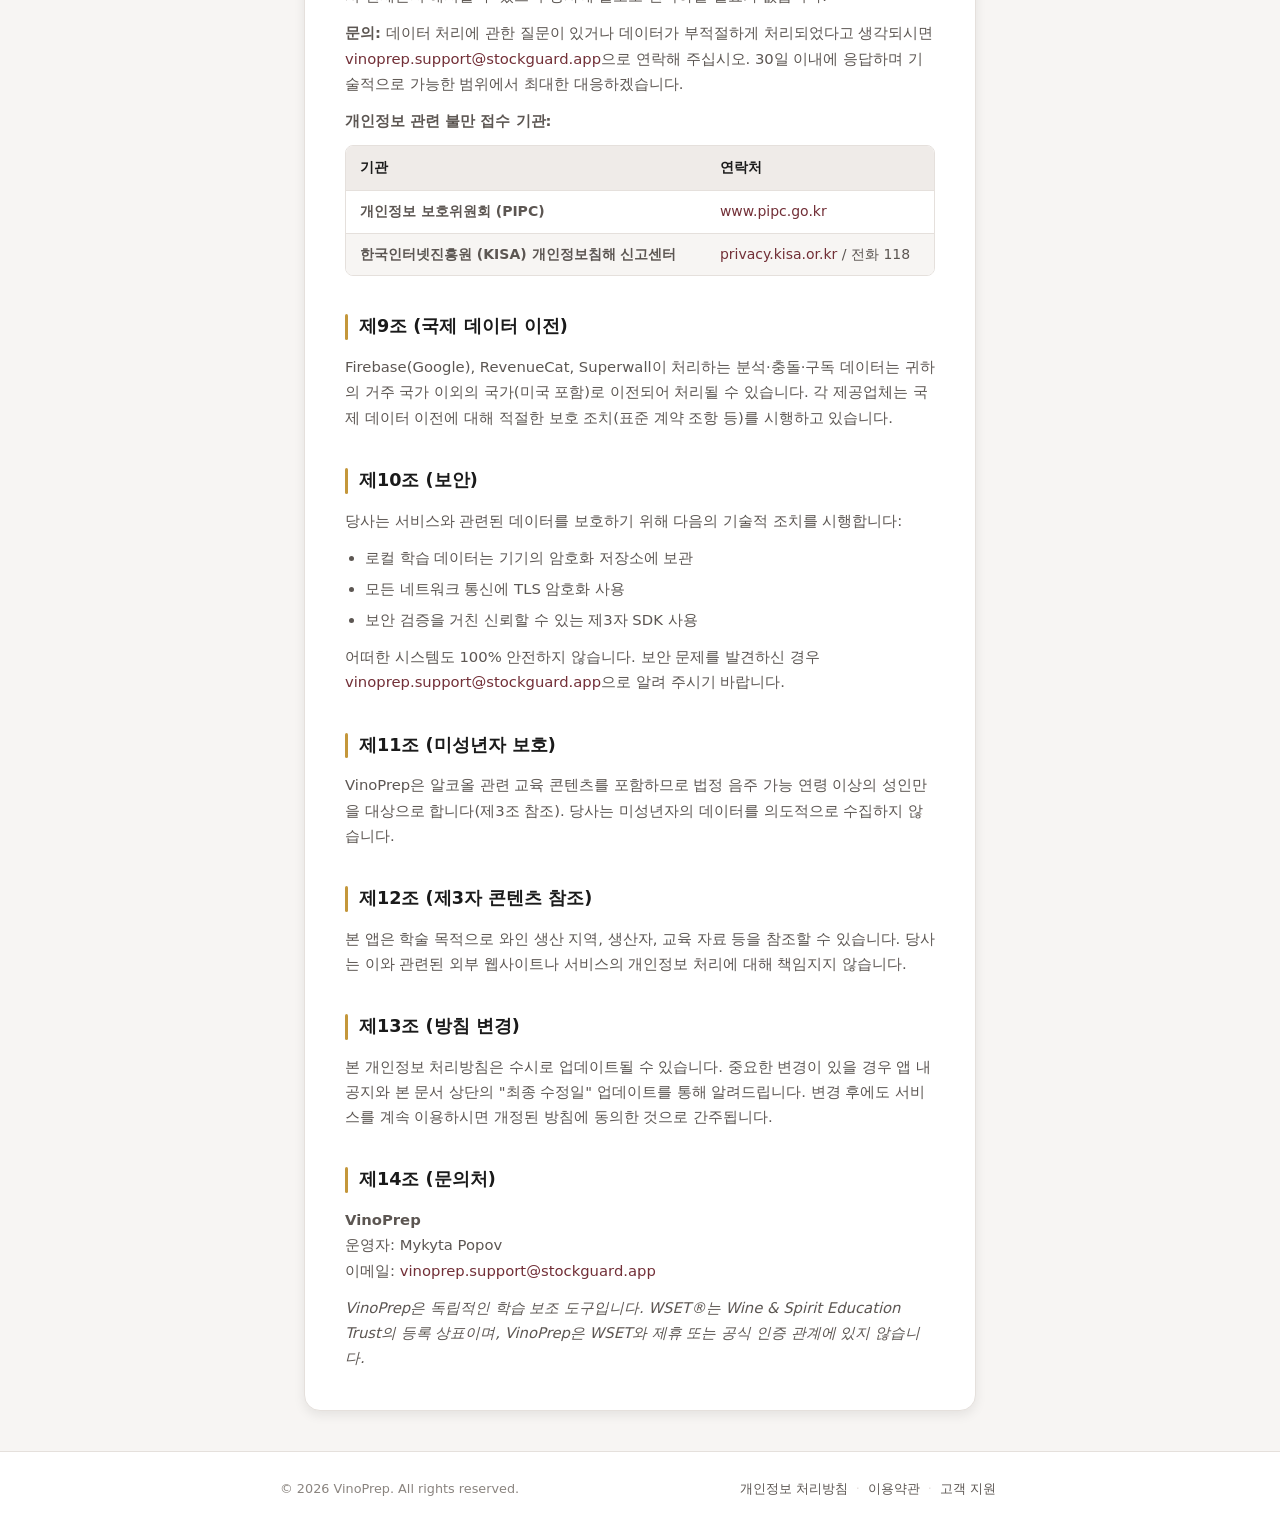
<file: ko/index.html>
<!DOCTYPE html>
<html lang="ko">
<head>
  <meta charset="UTF-8" />
  <meta name="viewport" content="width=device-width, initial-scale=1.0" />
  <title>VinoPrep — 법적 정보</title>
  <meta http-equiv="refresh" content="0; url=privacy-policy.html" />
  <script>window.location.replace('privacy-policy.html');</script>
</head>
<body>
  <p>리디렉션 중… <a href="privacy-policy.html">리디렉션되지 않으면 여기를 클릭하세요.</a></p>
</body>
</html>
</file>
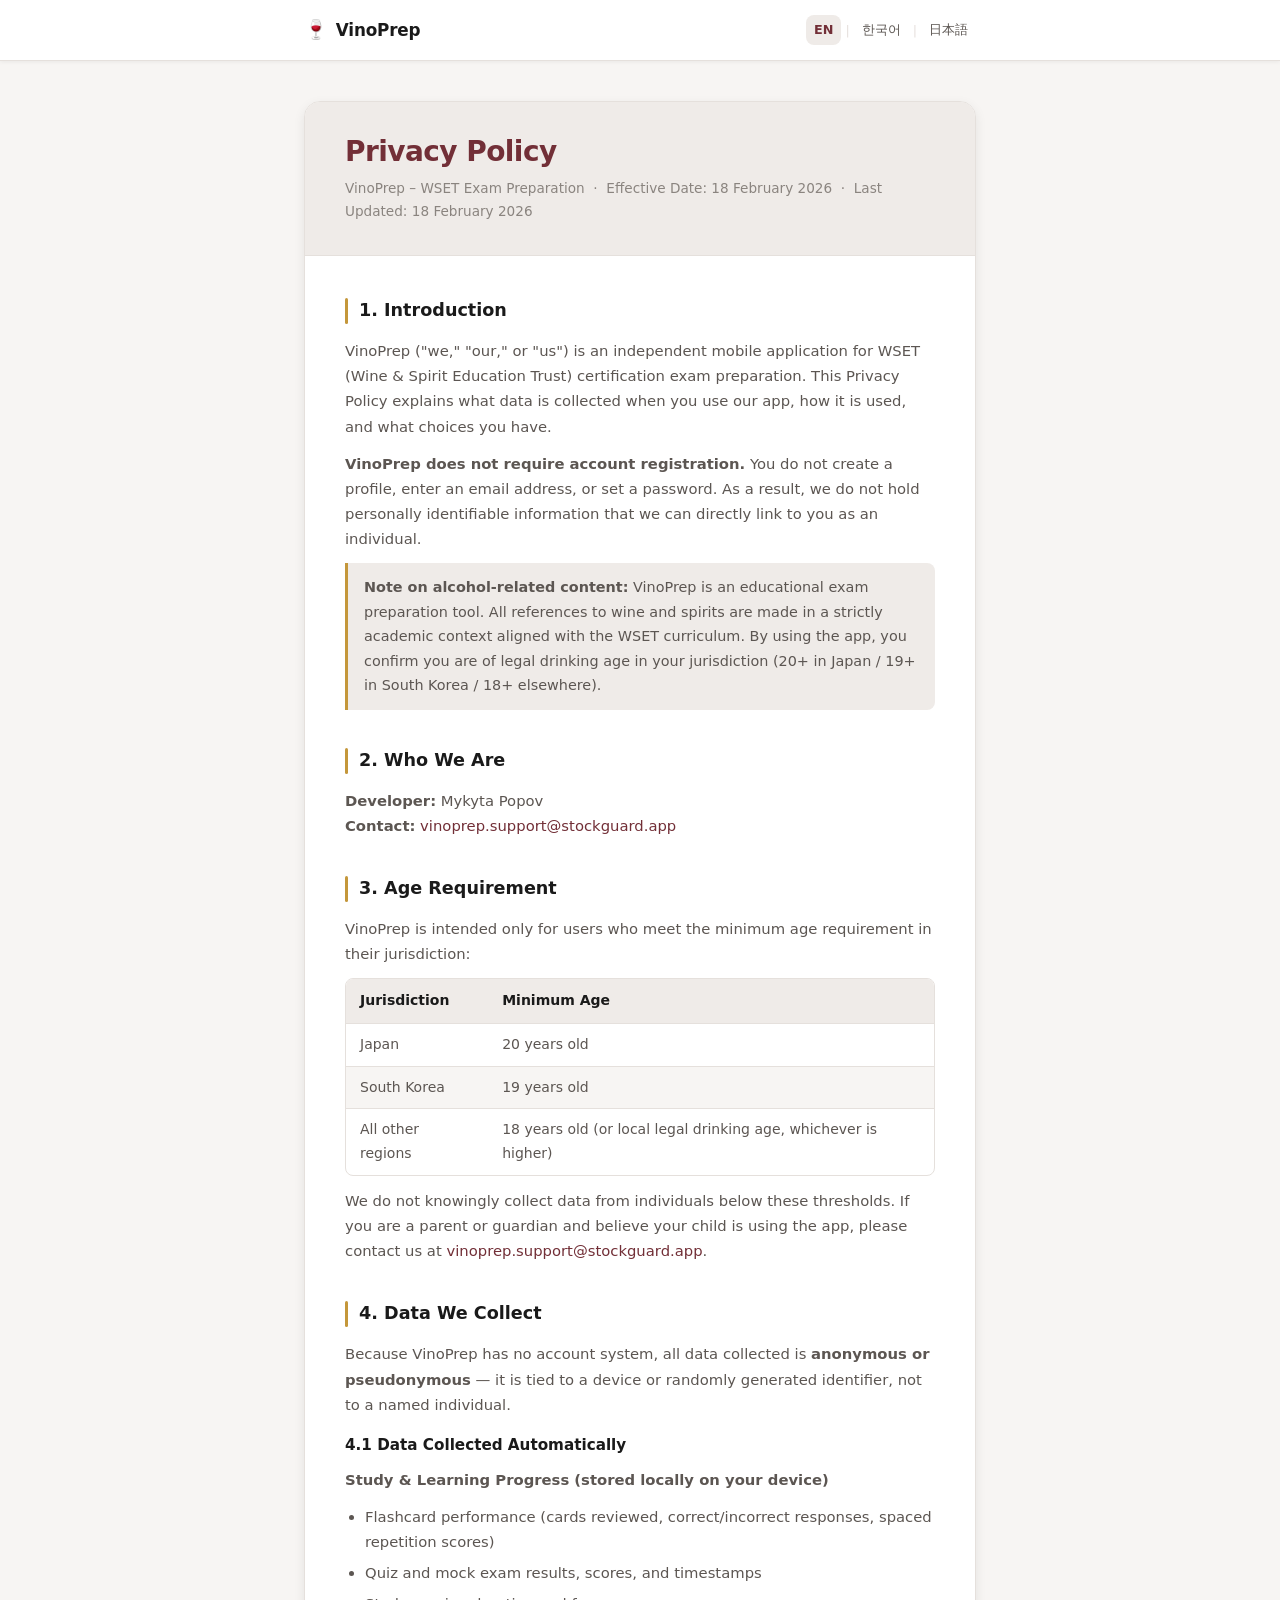
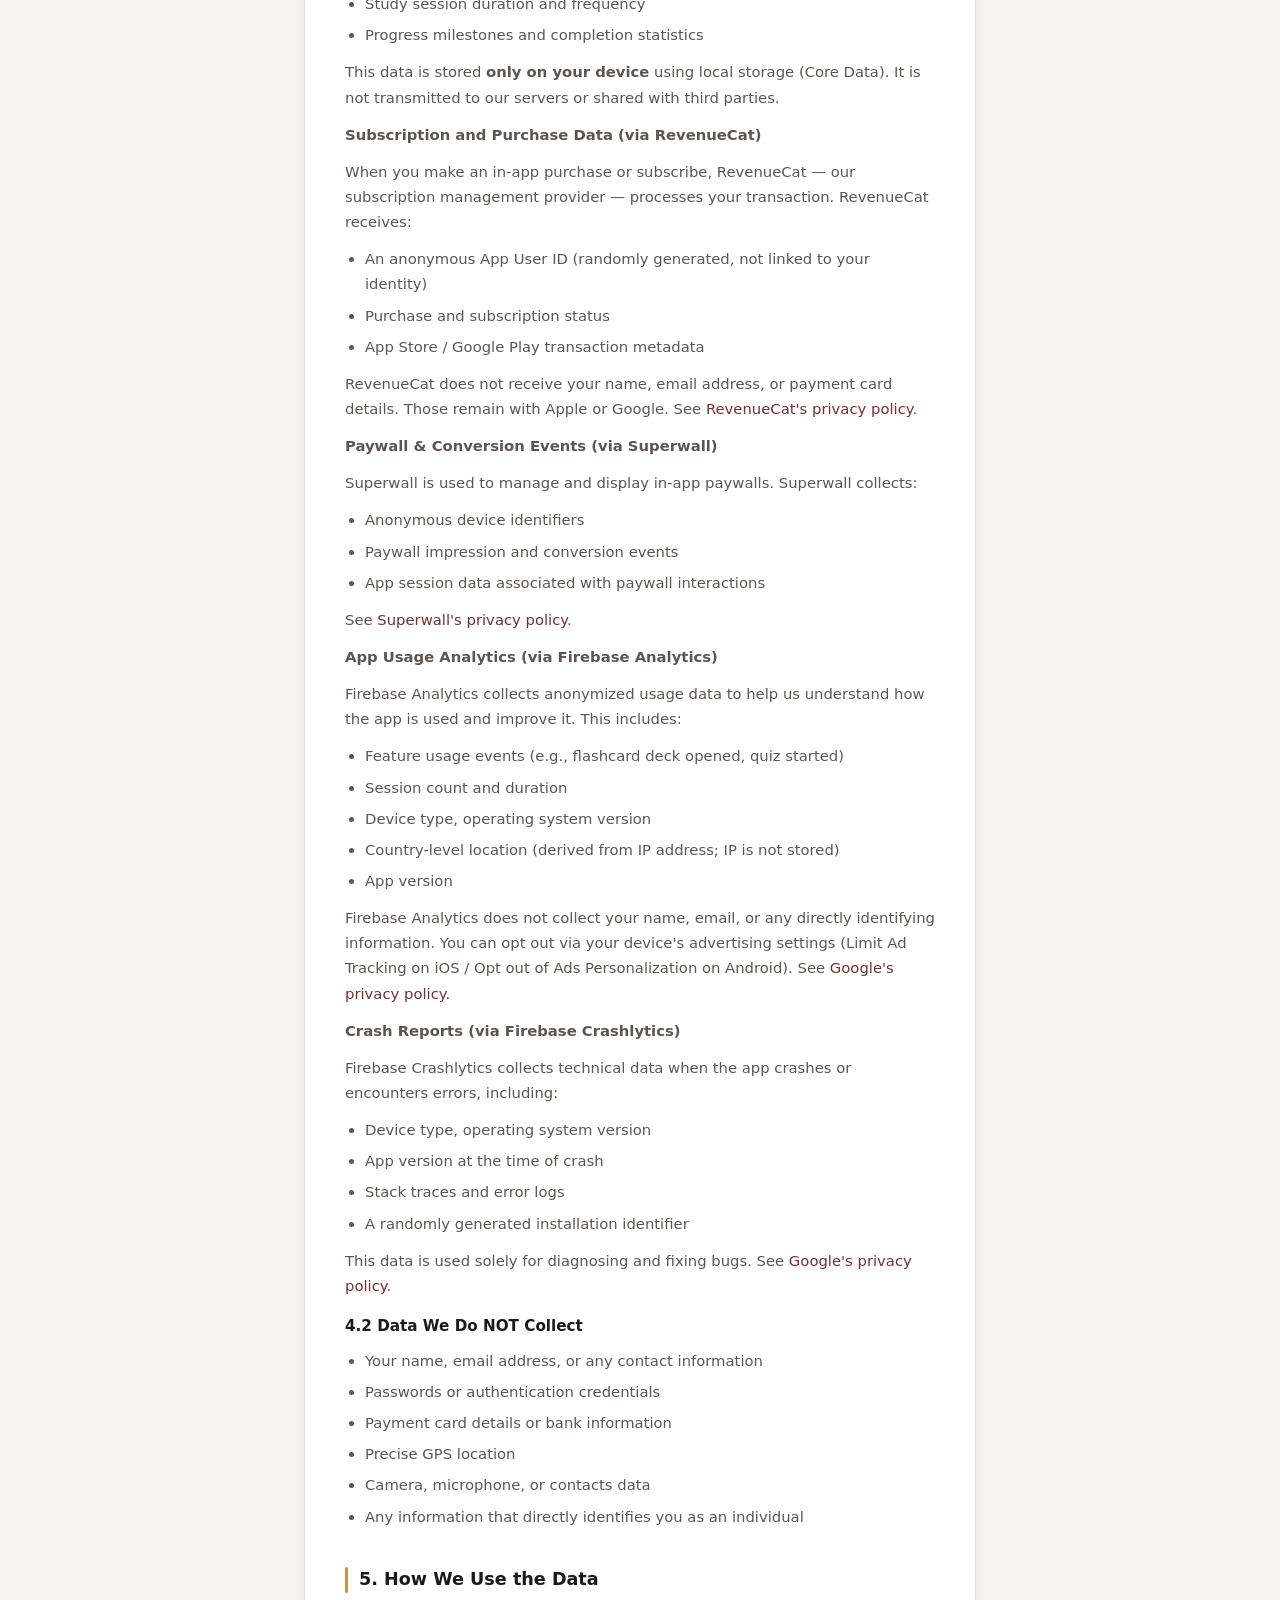
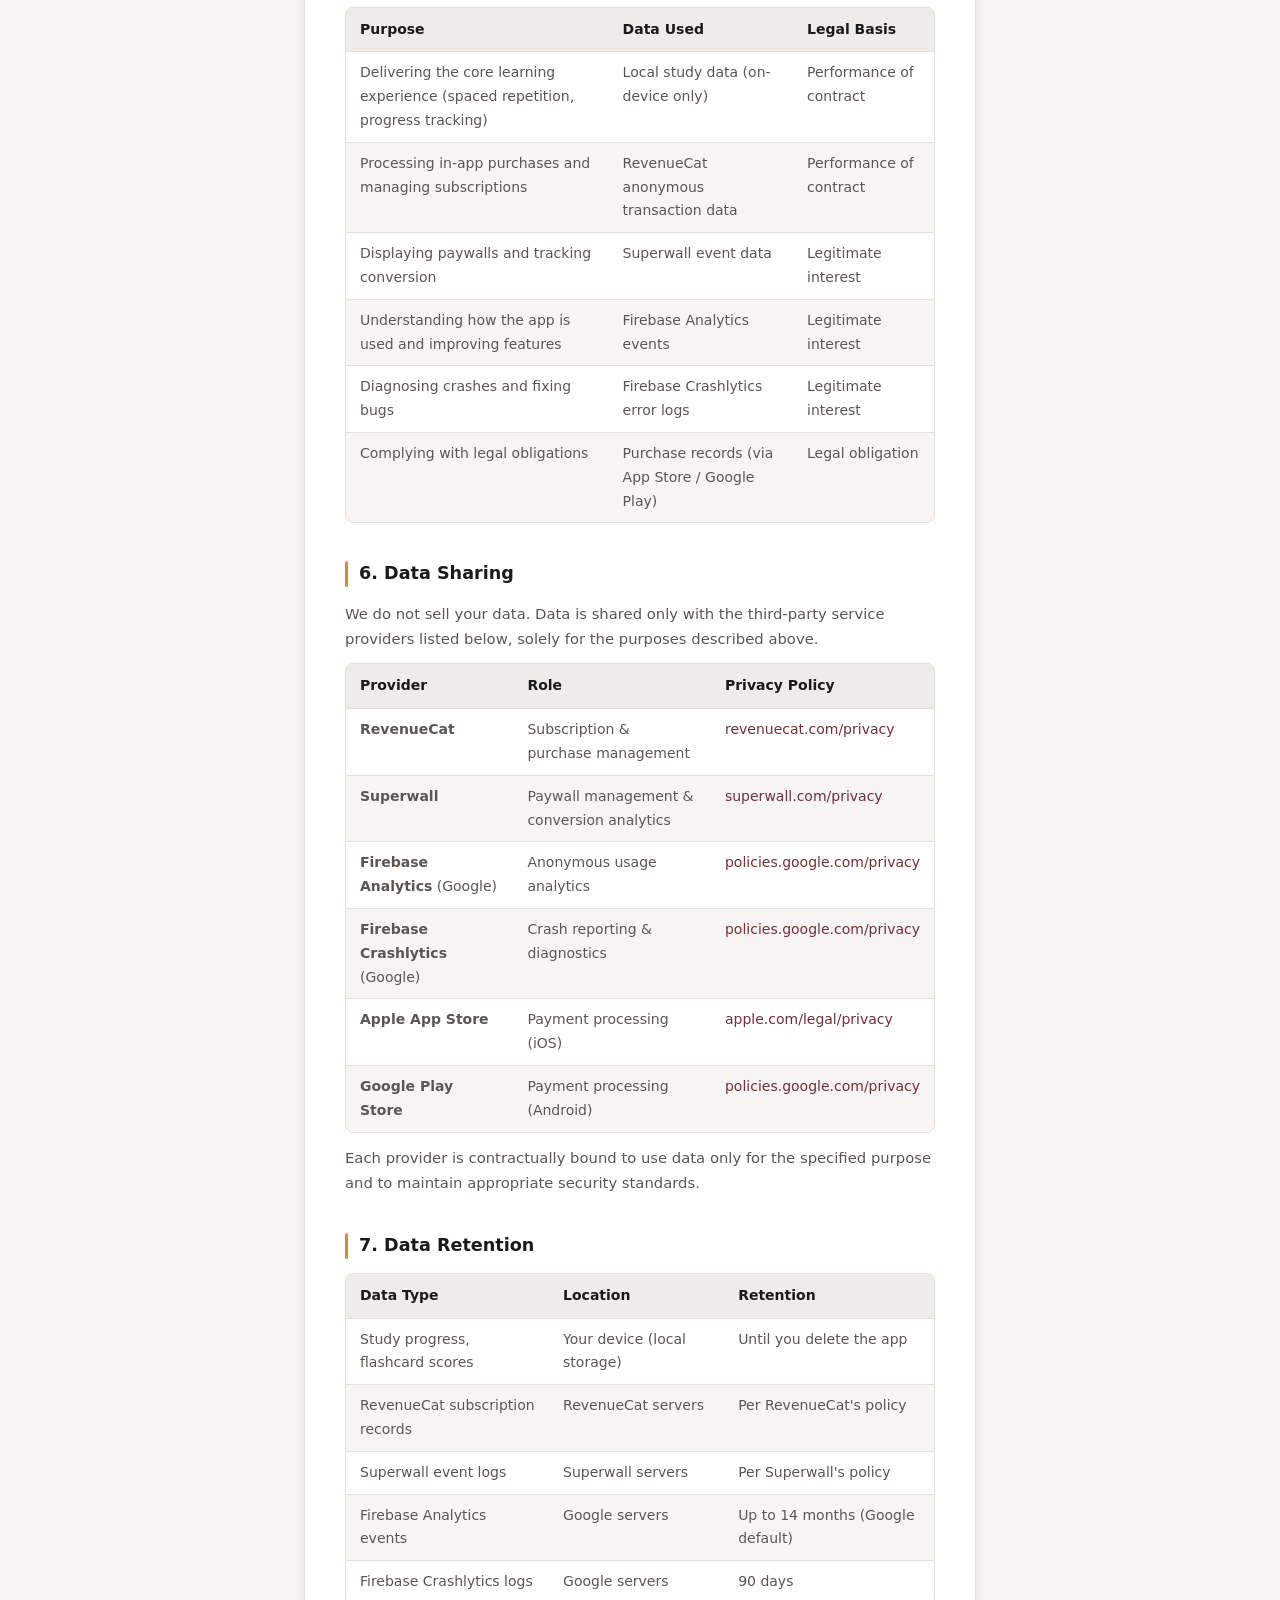
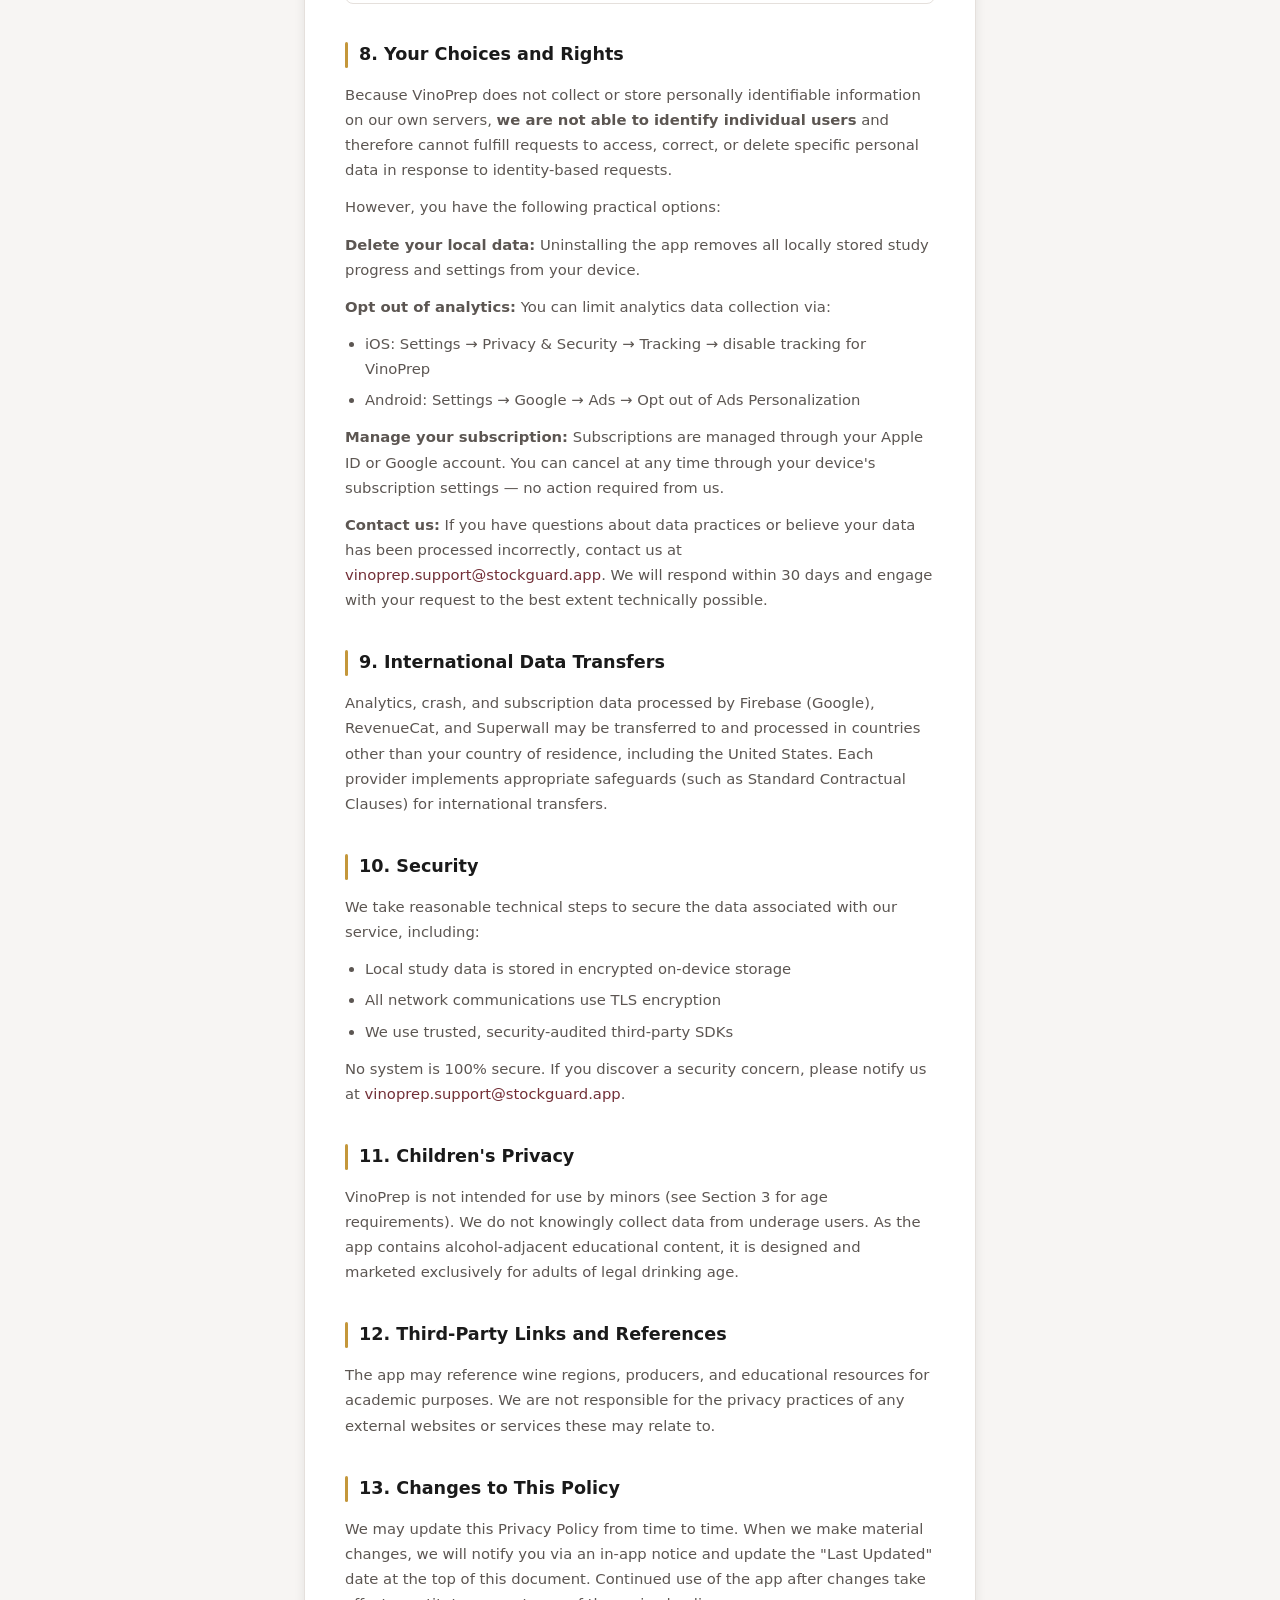
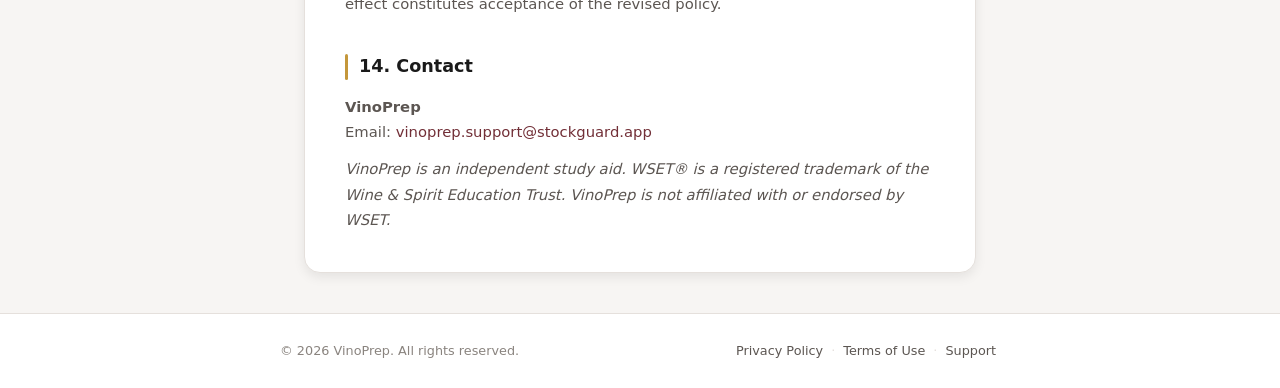
<file: en/privacy-policy.html>
<!DOCTYPE html>
<html lang="en">
<head>
  <meta charset="UTF-8" />
  <meta name="viewport" content="width=device-width, initial-scale=1.0" />
  <title>Privacy Policy — VinoPrep</title>
  <link rel="canonical"  hreflang="en"        href="https://imnikita.github.io/wine_up_pages/en/privacy-policy.html" />
  <link rel="alternate"  hreflang="ko"        href="https://imnikita.github.io/wine_up_pages/ko/privacy-policy.html" />
  <link rel="alternate"  hreflang="ja"        href="https://imnikita.github.io/wine_up_pages/ja/privacy-policy.html" />
  <link rel="alternate"  hreflang="x-default" href="https://imnikita.github.io/wine_up_pages/en/privacy-policy.html" />
  <link rel="stylesheet" href="../styles.css" />
</head>
<body>

  <!-- ── Header ─────────────────────────────────────────────────────────── -->
  <header class="site-header">
    <div class="site-header__inner">
      <a class="site-logo" href="../index.html">
        <span class="site-logo__icon">🍷</span>
        <span>VinoPrep</span>
      </a>
      <nav class="lang-switcher" aria-label="Language">
        <a href="../en/privacy-policy.html" class="active">EN</a>
        <span class="lang-switcher__sep">|</span>
        <a href="../ko/privacy-policy.html">한국어</a>
        <span class="lang-switcher__sep">|</span>
        <a href="../ja/privacy-policy.html">日本語</a>
      </nav>
    </div>
  </header>

  <!-- ── Main Content ────────────────────────────────────────────────────── -->
  <main class="content-wrapper">
    <article class="legal-document">

      <div class="document-header">
        <h1>Privacy Policy</h1>
        <p class="last-updated">VinoPrep – WSET Exam Preparation &nbsp;·&nbsp; Effective Date: 18 February 2026 &nbsp;·&nbsp; Last Updated: 18 February 2026</p>
      </div>

      <div class="document-body">

        <section class="legal-section">
          <h2>1. Introduction</h2>
          <p>VinoPrep ("we," "our," or "us") is an independent mobile application for WSET (Wine &amp; Spirit Education Trust) certification exam preparation. This Privacy Policy explains what data is collected when you use our app, how it is used, and what choices you have.</p>
          <p><strong>VinoPrep does not require account registration.</strong> You do not create a profile, enter an email address, or set a password. As a result, we do not hold personally identifiable information that we can directly link to you as an individual.</p>
          <blockquote>
            <strong>Note on alcohol-related content:</strong> VinoPrep is an educational exam preparation tool. All references to wine and spirits are made in a strictly academic context aligned with the WSET curriculum. By using the app, you confirm you are of legal drinking age in your jurisdiction (20+ in Japan / 19+ in South Korea / 18+ elsewhere).
          </blockquote>
        </section>

        <section class="legal-section">
          <h2>2. Who We Are</h2>
          <p><strong>Developer:</strong> Mykyta Popov<br />
          <strong>Contact:</strong> <a href="mailto:vinoprep.support@stockguard.app">vinoprep.support@stockguard.app</a></p>
        </section>

        <section class="legal-section">
          <h2>3. Age Requirement</h2>
          <p>VinoPrep is intended only for users who meet the minimum age requirement in their jurisdiction:</p>
          <div class="legal-table-wrap">
            <table class="legal-table">
              <thead>
                <tr><th>Jurisdiction</th><th>Minimum Age</th></tr>
              </thead>
              <tbody>
                <tr><td>Japan</td><td>20 years old</td></tr>
                <tr><td>South Korea</td><td>19 years old</td></tr>
                <tr><td>All other regions</td><td>18 years old (or local legal drinking age, whichever is higher)</td></tr>
              </tbody>
            </table>
          </div>
          <p>We do not knowingly collect data from individuals below these thresholds. If you are a parent or guardian and believe your child is using the app, please contact us at <a href="mailto:vinoprep.support@stockguard.app">vinoprep.support@stockguard.app</a>.</p>
        </section>

        <section class="legal-section">
          <h2>4. Data We Collect</h2>
          <p>Because VinoPrep has no account system, all data collected is <strong>anonymous or pseudonymous</strong> — it is tied to a device or randomly generated identifier, not to a named individual.</p>

          <h3>4.1 Data Collected Automatically</h3>
          <p><strong>Study &amp; Learning Progress (stored locally on your device)</strong></p>
          <ul>
            <li>Flashcard performance (cards reviewed, correct/incorrect responses, spaced repetition scores)</li>
            <li>Quiz and mock exam results, scores, and timestamps</li>
            <li>Study session duration and frequency</li>
            <li>Progress milestones and completion statistics</li>
          </ul>
          <p>This data is stored <strong>only on your device</strong> using local storage (Core Data). It is not transmitted to our servers or shared with third parties.</p>

          <p><strong>Subscription and Purchase Data (via RevenueCat)</strong></p>
          <p>When you make an in-app purchase or subscribe, RevenueCat — our subscription management provider — processes your transaction. RevenueCat receives:</p>
          <ul>
            <li>An anonymous App User ID (randomly generated, not linked to your identity)</li>
            <li>Purchase and subscription status</li>
            <li>App Store / Google Play transaction metadata</li>
          </ul>
          <p>RevenueCat does not receive your name, email address, or payment card details. Those remain with Apple or Google. See <a href="https://www.revenuecat.com/privacy" target="_blank" rel="noopener">RevenueCat's privacy policy</a>.</p>

          <p><strong>Paywall &amp; Conversion Events (via Superwall)</strong></p>
          <p>Superwall is used to manage and display in-app paywalls. Superwall collects:</p>
          <ul>
            <li>Anonymous device identifiers</li>
            <li>Paywall impression and conversion events</li>
            <li>App session data associated with paywall interactions</li>
          </ul>
          <p>See <a href="https://superwall.com/privacy" target="_blank" rel="noopener">Superwall's privacy policy</a>.</p>

          <p><strong>App Usage Analytics (via Firebase Analytics)</strong></p>
          <p>Firebase Analytics collects anonymized usage data to help us understand how the app is used and improve it. This includes:</p>
          <ul>
            <li>Feature usage events (e.g., flashcard deck opened, quiz started)</li>
            <li>Session count and duration</li>
            <li>Device type, operating system version</li>
            <li>Country-level location (derived from IP address; IP is not stored)</li>
            <li>App version</li>
          </ul>
          <p>Firebase Analytics does not collect your name, email, or any directly identifying information. You can opt out via your device's advertising settings (Limit Ad Tracking on iOS / Opt out of Ads Personalization on Android). See <a href="https://policies.google.com/privacy" target="_blank" rel="noopener">Google's privacy policy</a>.</p>

          <p><strong>Crash Reports (via Firebase Crashlytics)</strong></p>
          <p>Firebase Crashlytics collects technical data when the app crashes or encounters errors, including:</p>
          <ul>
            <li>Device type, operating system version</li>
            <li>App version at the time of crash</li>
            <li>Stack traces and error logs</li>
            <li>A randomly generated installation identifier</li>
          </ul>
          <p>This data is used solely for diagnosing and fixing bugs. See <a href="https://policies.google.com/privacy" target="_blank" rel="noopener">Google's privacy policy</a>.</p>

          <h3>4.2 Data We Do NOT Collect</h3>
          <ul>
            <li>Your name, email address, or any contact information</li>
            <li>Passwords or authentication credentials</li>
            <li>Payment card details or bank information</li>
            <li>Precise GPS location</li>
            <li>Camera, microphone, or contacts data</li>
            <li>Any information that directly identifies you as an individual</li>
          </ul>
        </section>

        <section class="legal-section">
          <h2>5. How We Use the Data</h2>
          <div class="legal-table-wrap">
            <table class="legal-table">
              <thead>
                <tr><th>Purpose</th><th>Data Used</th><th>Legal Basis</th></tr>
              </thead>
              <tbody>
                <tr>
                  <td>Delivering the core learning experience (spaced repetition, progress tracking)</td>
                  <td>Local study data (on-device only)</td>
                  <td>Performance of contract</td>
                </tr>
                <tr>
                  <td>Processing in-app purchases and managing subscriptions</td>
                  <td>RevenueCat anonymous transaction data</td>
                  <td>Performance of contract</td>
                </tr>
                <tr>
                  <td>Displaying paywalls and tracking conversion</td>
                  <td>Superwall event data</td>
                  <td>Legitimate interest</td>
                </tr>
                <tr>
                  <td>Understanding how the app is used and improving features</td>
                  <td>Firebase Analytics events</td>
                  <td>Legitimate interest</td>
                </tr>
                <tr>
                  <td>Diagnosing crashes and fixing bugs</td>
                  <td>Firebase Crashlytics error logs</td>
                  <td>Legitimate interest</td>
                </tr>
                <tr>
                  <td>Complying with legal obligations</td>
                  <td>Purchase records (via App Store / Google Play)</td>
                  <td>Legal obligation</td>
                </tr>
              </tbody>
            </table>
          </div>
        </section>

        <section class="legal-section">
          <h2>6. Data Sharing</h2>
          <p>We do not sell your data. Data is shared only with the third-party service providers listed below, solely for the purposes described above.</p>
          <div class="legal-table-wrap">
            <table class="legal-table">
              <thead>
                <tr><th>Provider</th><th>Role</th><th>Privacy Policy</th></tr>
              </thead>
              <tbody>
                <tr>
                  <td><strong>RevenueCat</strong></td>
                  <td>Subscription &amp; purchase management</td>
                  <td><a href="https://www.revenuecat.com/privacy" target="_blank" rel="noopener">revenuecat.com/privacy</a></td>
                </tr>
                <tr>
                  <td><strong>Superwall</strong></td>
                  <td>Paywall management &amp; conversion analytics</td>
                  <td><a href="https://superwall.com/privacy" target="_blank" rel="noopener">superwall.com/privacy</a></td>
                </tr>
                <tr>
                  <td><strong>Firebase Analytics</strong> (Google)</td>
                  <td>Anonymous usage analytics</td>
                  <td><a href="https://policies.google.com/privacy" target="_blank" rel="noopener">policies.google.com/privacy</a></td>
                </tr>
                <tr>
                  <td><strong>Firebase Crashlytics</strong> (Google)</td>
                  <td>Crash reporting &amp; diagnostics</td>
                  <td><a href="https://policies.google.com/privacy" target="_blank" rel="noopener">policies.google.com/privacy</a></td>
                </tr>
                <tr>
                  <td><strong>Apple App Store</strong></td>
                  <td>Payment processing (iOS)</td>
                  <td><a href="https://www.apple.com/legal/privacy/" target="_blank" rel="noopener">apple.com/legal/privacy</a></td>
                </tr>
                <tr>
                  <td><strong>Google Play Store</strong></td>
                  <td>Payment processing (Android)</td>
                  <td><a href="https://policies.google.com/privacy" target="_blank" rel="noopener">policies.google.com/privacy</a></td>
                </tr>
              </tbody>
            </table>
          </div>
          <p>Each provider is contractually bound to use data only for the specified purpose and to maintain appropriate security standards.</p>
        </section>

        <section class="legal-section">
          <h2>7. Data Retention</h2>
          <div class="legal-table-wrap">
            <table class="legal-table">
              <thead>
                <tr><th>Data Type</th><th>Location</th><th>Retention</th></tr>
              </thead>
              <tbody>
                <tr><td>Study progress, flashcard scores</td><td>Your device (local storage)</td><td>Until you delete the app</td></tr>
                <tr><td>RevenueCat subscription records</td><td>RevenueCat servers</td><td>Per RevenueCat's policy</td></tr>
                <tr><td>Superwall event logs</td><td>Superwall servers</td><td>Per Superwall's policy</td></tr>
                <tr><td>Firebase Analytics events</td><td>Google servers</td><td>Up to 14 months (Google default)</td></tr>
                <tr><td>Firebase Crashlytics logs</td><td>Google servers</td><td>90 days</td></tr>
              </tbody>
            </table>
          </div>
        </section>

        <section class="legal-section">
          <h2>8. Your Choices and Rights</h2>
          <p>Because VinoPrep does not collect or store personally identifiable information on our own servers, <strong>we are not able to identify individual users</strong> and therefore cannot fulfill requests to access, correct, or delete specific personal data in response to identity-based requests.</p>
          <p>However, you have the following practical options:</p>
          <p><strong>Delete your local data:</strong> Uninstalling the app removes all locally stored study progress and settings from your device.</p>
          <p><strong>Opt out of analytics:</strong> You can limit analytics data collection via:</p>
          <ul>
            <li>iOS: Settings → Privacy &amp; Security → Tracking → disable tracking for VinoPrep</li>
            <li>Android: Settings → Google → Ads → Opt out of Ads Personalization</li>
          </ul>
          <p><strong>Manage your subscription:</strong> Subscriptions are managed through your Apple ID or Google account. You can cancel at any time through your device's subscription settings — no action required from us.</p>
          <p><strong>Contact us:</strong> If you have questions about data practices or believe your data has been processed incorrectly, contact us at <a href="mailto:vinoprep.support@stockguard.app">vinoprep.support@stockguard.app</a>. We will respond within 30 days and engage with your request to the best extent technically possible.</p>
        </section>

        <section class="legal-section">
          <h2>9. International Data Transfers</h2>
          <p>Analytics, crash, and subscription data processed by Firebase (Google), RevenueCat, and Superwall may be transferred to and processed in countries other than your country of residence, including the United States. Each provider implements appropriate safeguards (such as Standard Contractual Clauses) for international transfers.</p>
        </section>

        <section class="legal-section">
          <h2>10. Security</h2>
          <p>We take reasonable technical steps to secure the data associated with our service, including:</p>
          <ul>
            <li>Local study data is stored in encrypted on-device storage</li>
            <li>All network communications use TLS encryption</li>
            <li>We use trusted, security-audited third-party SDKs</li>
          </ul>
          <p>No system is 100% secure. If you discover a security concern, please notify us at <a href="mailto:vinoprep.support@stockguard.app">vinoprep.support@stockguard.app</a>.</p>
        </section>

        <section class="legal-section">
          <h2>11. Children's Privacy</h2>
          <p>VinoPrep is not intended for use by minors (see Section 3 for age requirements). We do not knowingly collect data from underage users. As the app contains alcohol-adjacent educational content, it is designed and marketed exclusively for adults of legal drinking age.</p>
        </section>

        <section class="legal-section">
          <h2>12. Third-Party Links and References</h2>
          <p>The app may reference wine regions, producers, and educational resources for academic purposes. We are not responsible for the privacy practices of any external websites or services these may relate to.</p>
        </section>

        <section class="legal-section">
          <h2>13. Changes to This Policy</h2>
          <p>We may update this Privacy Policy from time to time. When we make material changes, we will notify you via an in-app notice and update the "Last Updated" date at the top of this document. Continued use of the app after changes take effect constitutes acceptance of the revised policy.</p>
        </section>

        <section class="legal-section">
          <h2>14. Contact</h2>
          <p><strong>VinoPrep</strong><br />
          Email: <a href="mailto:vinoprep.support@stockguard.app">vinoprep.support@stockguard.app</a></p>
          <p><em>VinoPrep is an independent study aid. WSET® is a registered trademark of the Wine &amp; Spirit Education Trust. VinoPrep is not affiliated with or endorsed by WSET.</em></p>
        </section>

      </div><!-- /.document-body -->
    </article>
  </main>

  <!-- ── Footer ──────────────────────────────────────────────────────────── -->
  <footer class="site-footer">
    <div class="site-footer__inner">
      <p class="site-footer__copyright">© 2026 VinoPrep. All rights reserved.</p>
      <nav class="site-footer__nav" aria-label="Legal navigation">
        <a href="../en/privacy-policy.html">Privacy Policy</a>
        <span class="site-footer__nav__sep">·</span>
        <a href="../en/terms-of-use.html">Terms of Use</a>
        <span class="site-footer__nav__sep">·</span>
        <a href="../en/support.html">Support</a>
      </nav>
    </div>
  </footer>

</body>
</html>
</file>
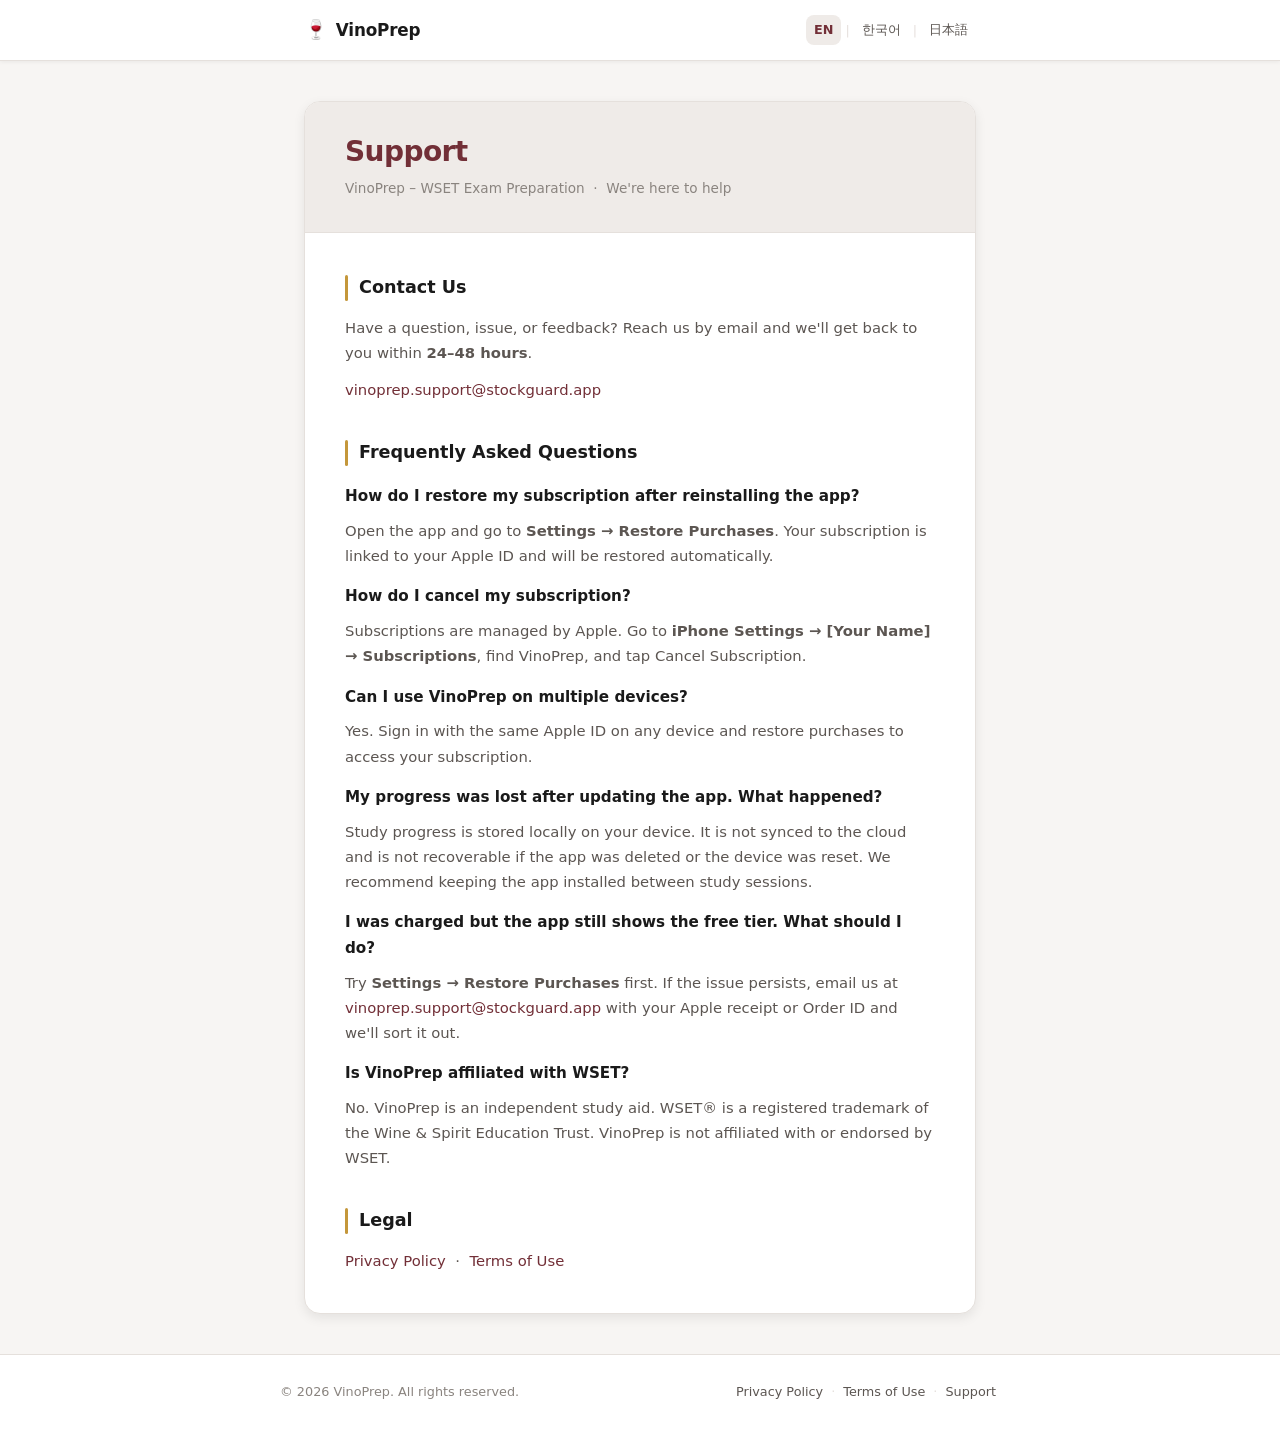
<file: en/support.html>
<!DOCTYPE html>
<html lang="en">
<head>
  <meta charset="UTF-8" />
  <meta name="viewport" content="width=device-width, initial-scale=1.0" />
  <title>Support — VinoPrep</title>
  <link rel="canonical"  hreflang="en"        href="https://imnikita.github.io/wine_up_pages/en/support.html" />
  <link rel="alternate"  hreflang="ko"        href="https://imnikita.github.io/wine_up_pages/ko/support.html" />
  <link rel="alternate"  hreflang="ja"        href="https://imnikita.github.io/wine_up_pages/ja/support.html" />
  <link rel="alternate"  hreflang="x-default" href="https://imnikita.github.io/wine_up_pages/en/support.html" />
  <link rel="stylesheet" href="../styles.css" />
</head>
<body>

  <!-- ── Header ─────────────────────────────────────────────────────────── -->
  <header class="site-header">
    <div class="site-header__inner">
      <a class="site-logo" href="../index.html">
        <span class="site-logo__icon">🍷</span>
        <span>VinoPrep</span>
      </a>
      <nav class="lang-switcher" aria-label="Language">
        <a href="../en/support.html" class="active">EN</a>
        <span class="lang-switcher__sep">|</span>
        <a href="../ko/support.html">한국어</a>
        <span class="lang-switcher__sep">|</span>
        <a href="../ja/support.html">日本語</a>
      </nav>
    </div>
  </header>

  <!-- ── Main Content ────────────────────────────────────────────────────── -->
  <main class="content-wrapper">
    <article class="legal-document">

      <div class="document-header">
        <h1>Support</h1>
        <p class="last-updated">VinoPrep – WSET Exam Preparation &nbsp;·&nbsp; We're here to help</p>
      </div>

      <div class="document-body">

        <section class="legal-section">
          <h2>Contact Us</h2>
          <p>Have a question, issue, or feedback? Reach us by email and we'll get back to you within <strong>24–48 hours</strong>.</p>
          <p><a href="mailto:vinoprep.support@stockguard.app">vinoprep.support@stockguard.app</a></p>
        </section>

        <section class="legal-section">
          <h2>Frequently Asked Questions</h2>

          <h3>How do I restore my subscription after reinstalling the app?</h3>
          <p>Open the app and go to <strong>Settings → Restore Purchases</strong>. Your subscription is linked to your Apple ID and will be restored automatically.</p>

          <h3>How do I cancel my subscription?</h3>
          <p>Subscriptions are managed by Apple. Go to <strong>iPhone Settings → [Your Name] → Subscriptions</strong>, find VinoPrep, and tap Cancel Subscription.</p>

          <h3>Can I use VinoPrep on multiple devices?</h3>
          <p>Yes. Sign in with the same Apple ID on any device and restore purchases to access your subscription.</p>

          <h3>My progress was lost after updating the app. What happened?</h3>
          <p>Study progress is stored locally on your device. It is not synced to the cloud and is not recoverable if the app was deleted or the device was reset. We recommend keeping the app installed between study sessions.</p>

          <h3>I was charged but the app still shows the free tier. What should I do?</h3>
          <p>Try <strong>Settings → Restore Purchases</strong> first. If the issue persists, email us at <a href="mailto:vinoprep.support@stockguard.app">vinoprep.support@stockguard.app</a> with your Apple receipt or Order ID and we'll sort it out.</p>

          <h3>Is VinoPrep affiliated with WSET?</h3>
          <p>No. VinoPrep is an independent study aid. WSET® is a registered trademark of the Wine &amp; Spirit Education Trust. VinoPrep is not affiliated with or endorsed by WSET.</p>
        </section>

        <section class="legal-section">
          <h2>Legal</h2>
          <p>
            <a href="../en/privacy-policy.html">Privacy Policy</a>
            &nbsp;·&nbsp;
            <a href="../en/terms-of-use.html">Terms of Use</a>
          </p>
        </section>

      </div><!-- /.document-body -->
    </article>
  </main>

  <!-- ── Footer ──────────────────────────────────────────────────────────── -->
  <footer class="site-footer">
    <div class="site-footer__inner">
      <p class="site-footer__copyright">© 2026 VinoPrep. All rights reserved.</p>
      <nav class="site-footer__nav" aria-label="Legal navigation">
        <a href="../en/privacy-policy.html">Privacy Policy</a>
        <span class="site-footer__nav__sep">·</span>
        <a href="../en/terms-of-use.html">Terms of Use</a>
        <span class="site-footer__nav__sep">·</span>
        <a href="../en/support.html">Support</a>
      </nav>
    </div>
  </footer>

</body>
</html>
</file>
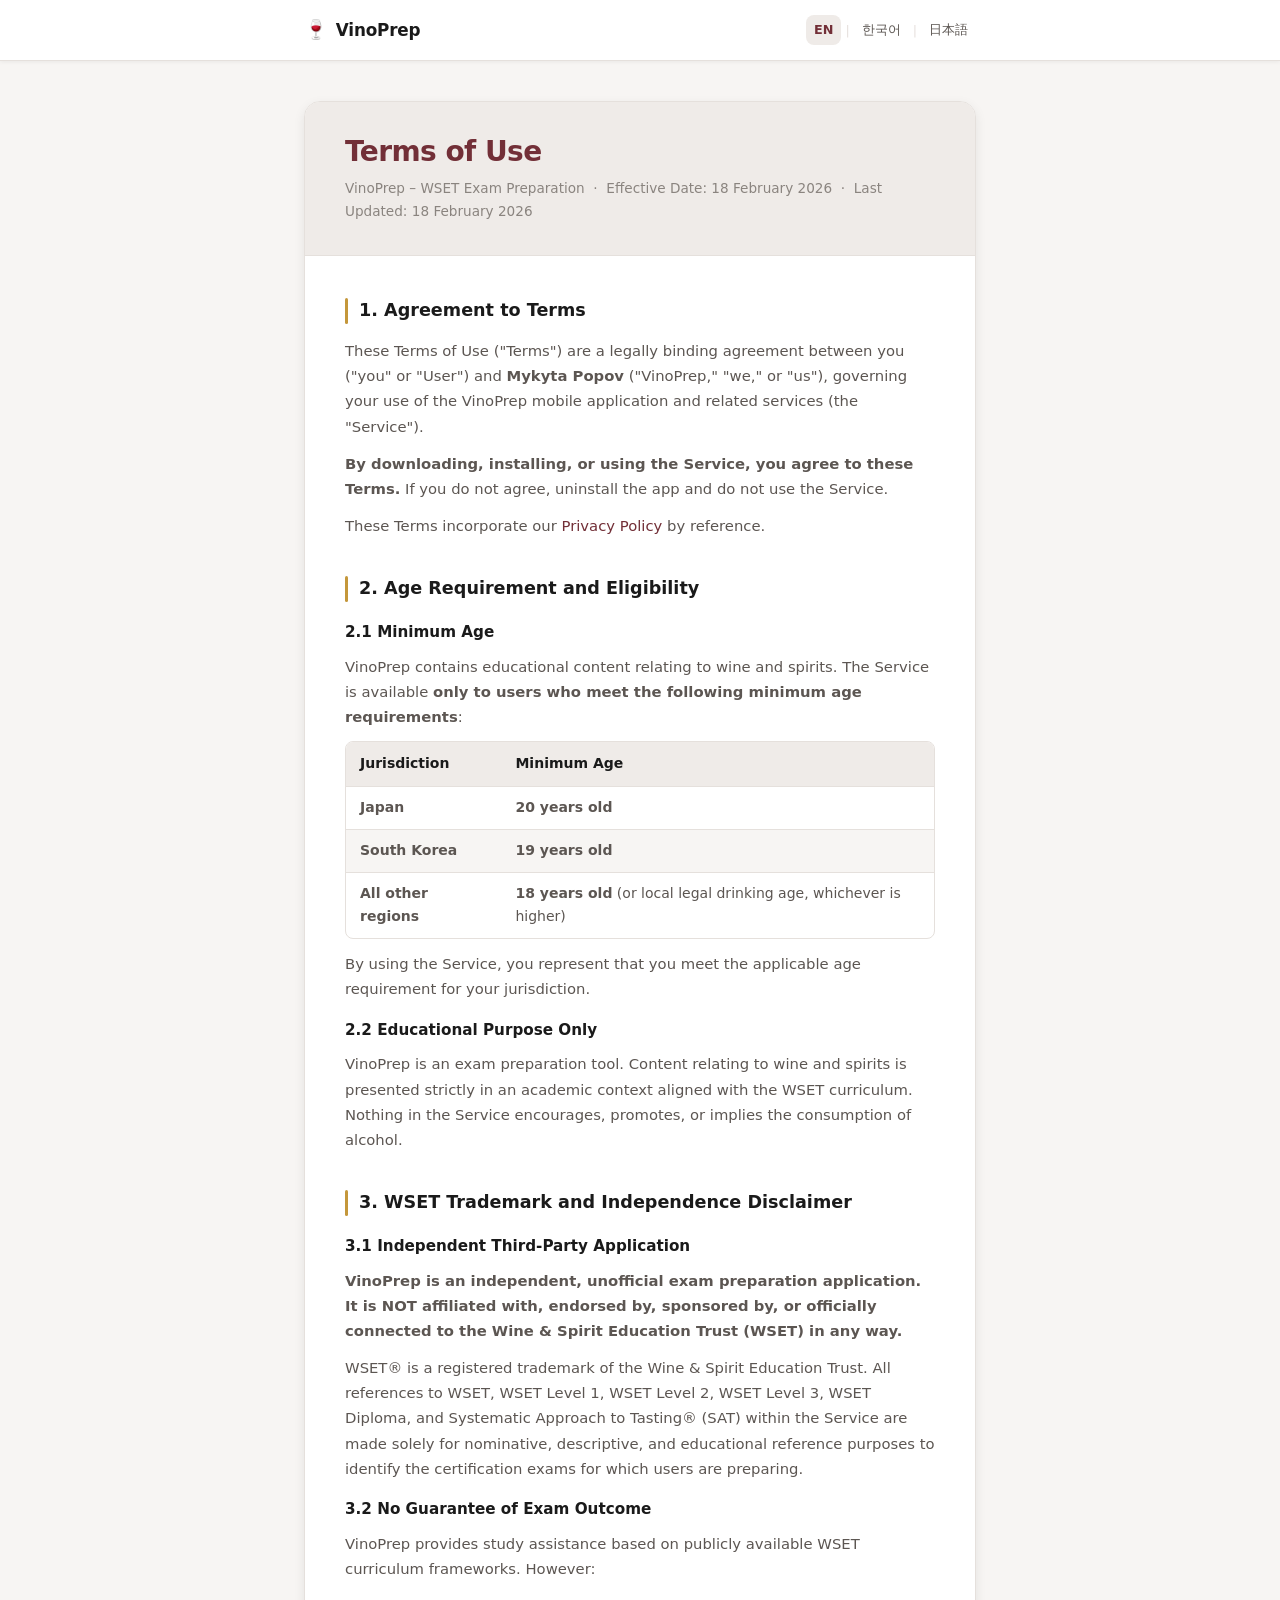
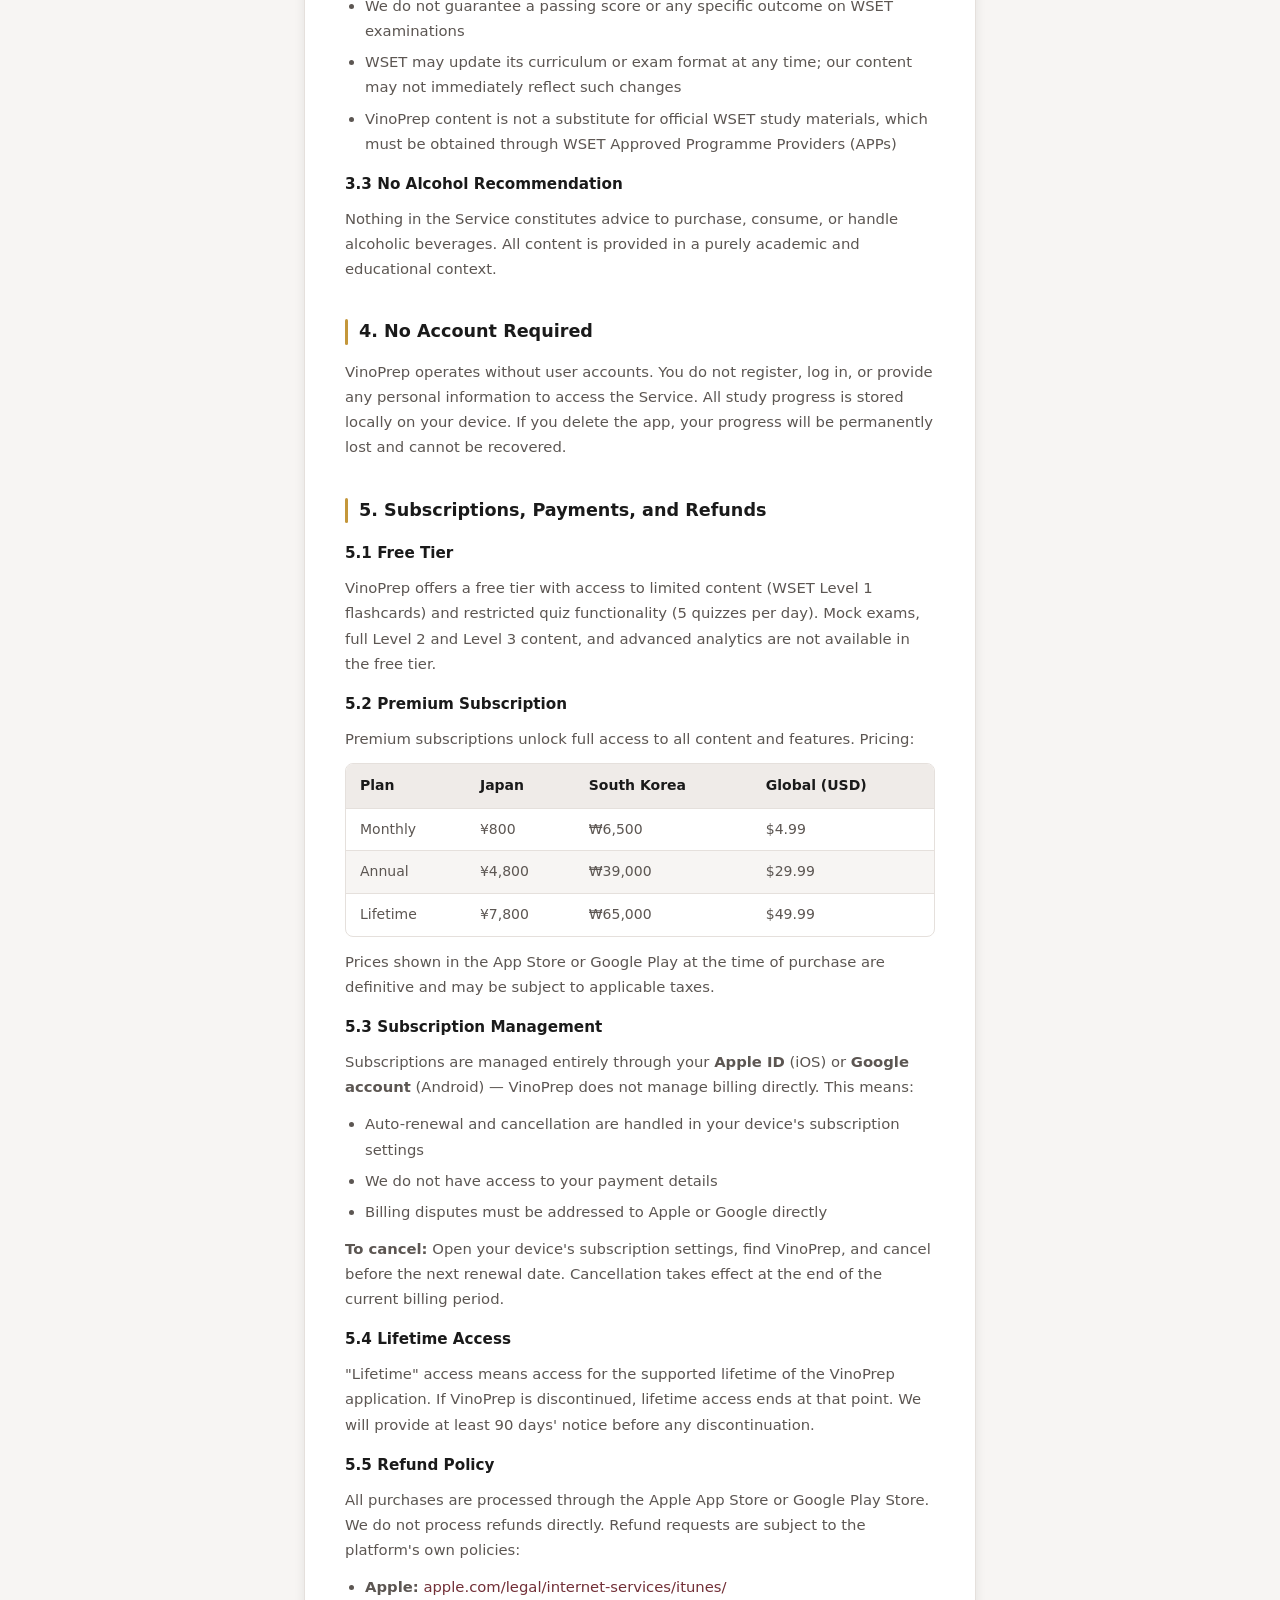
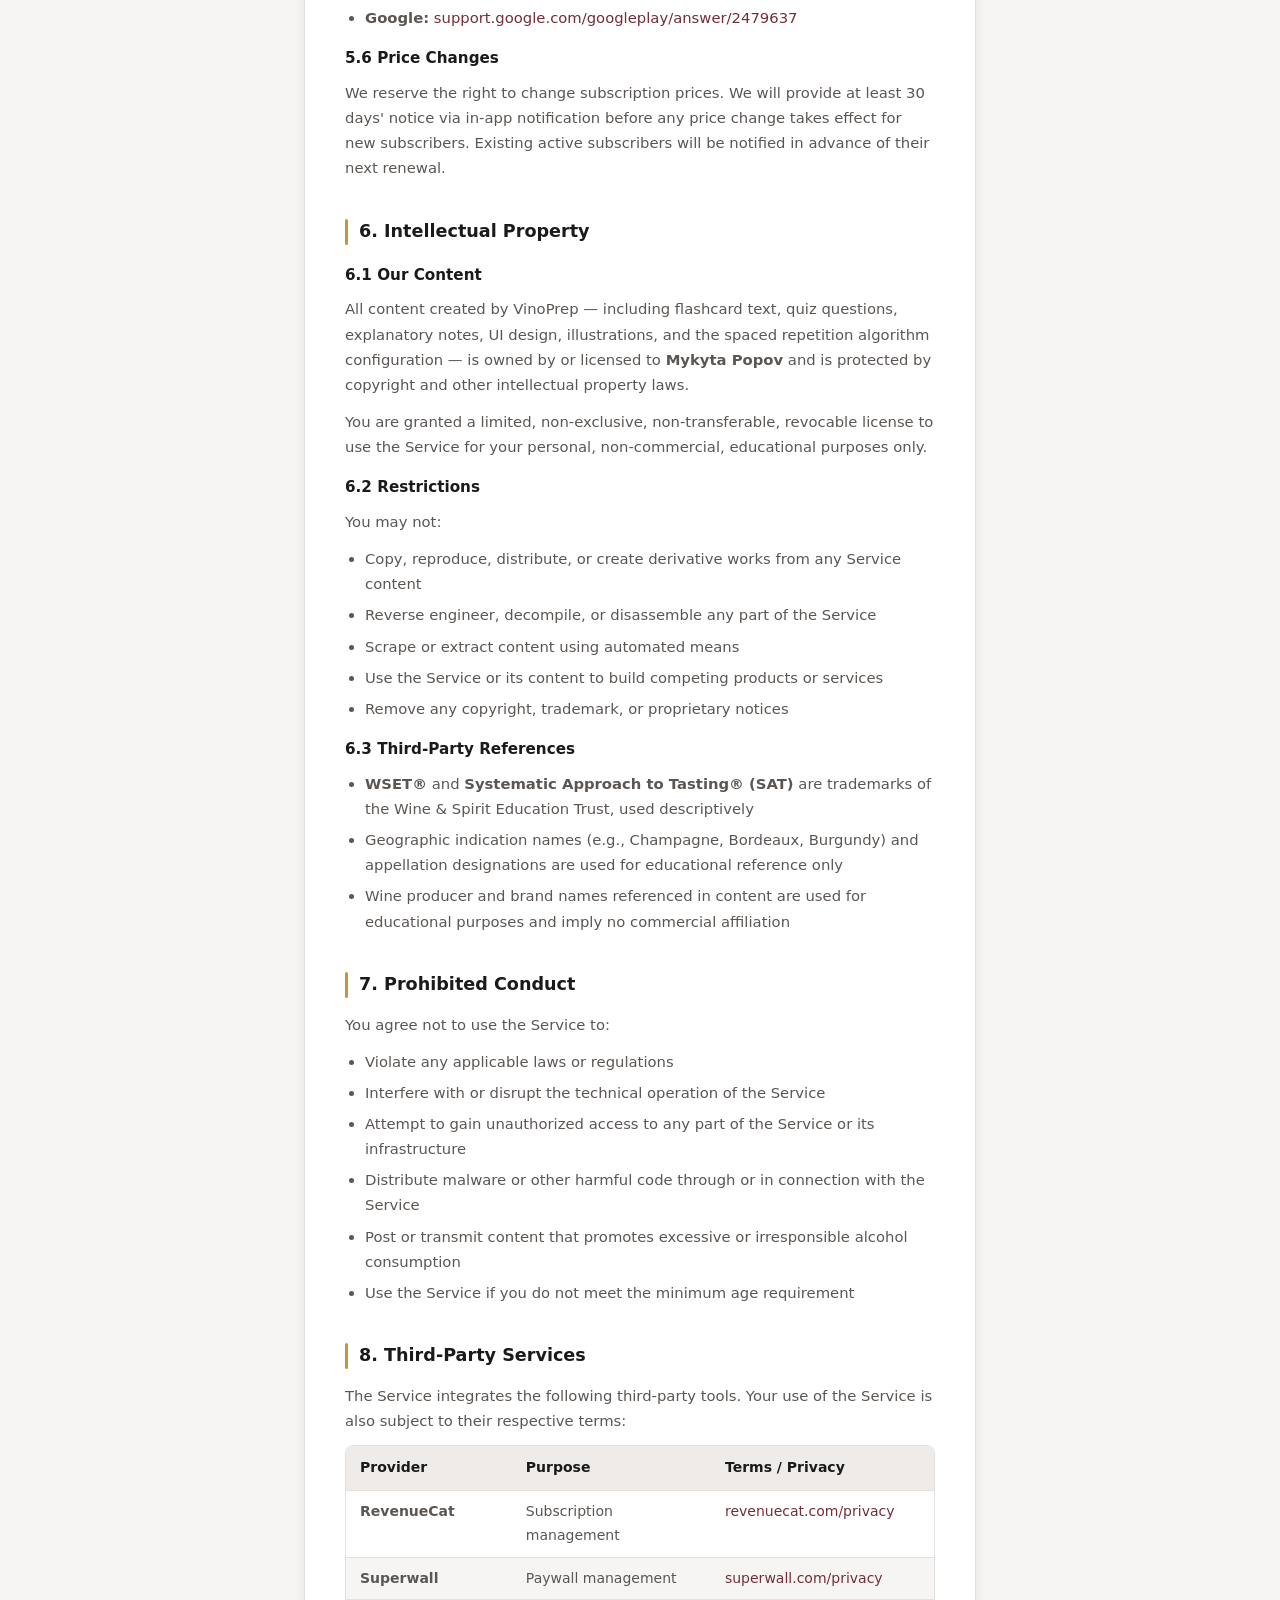
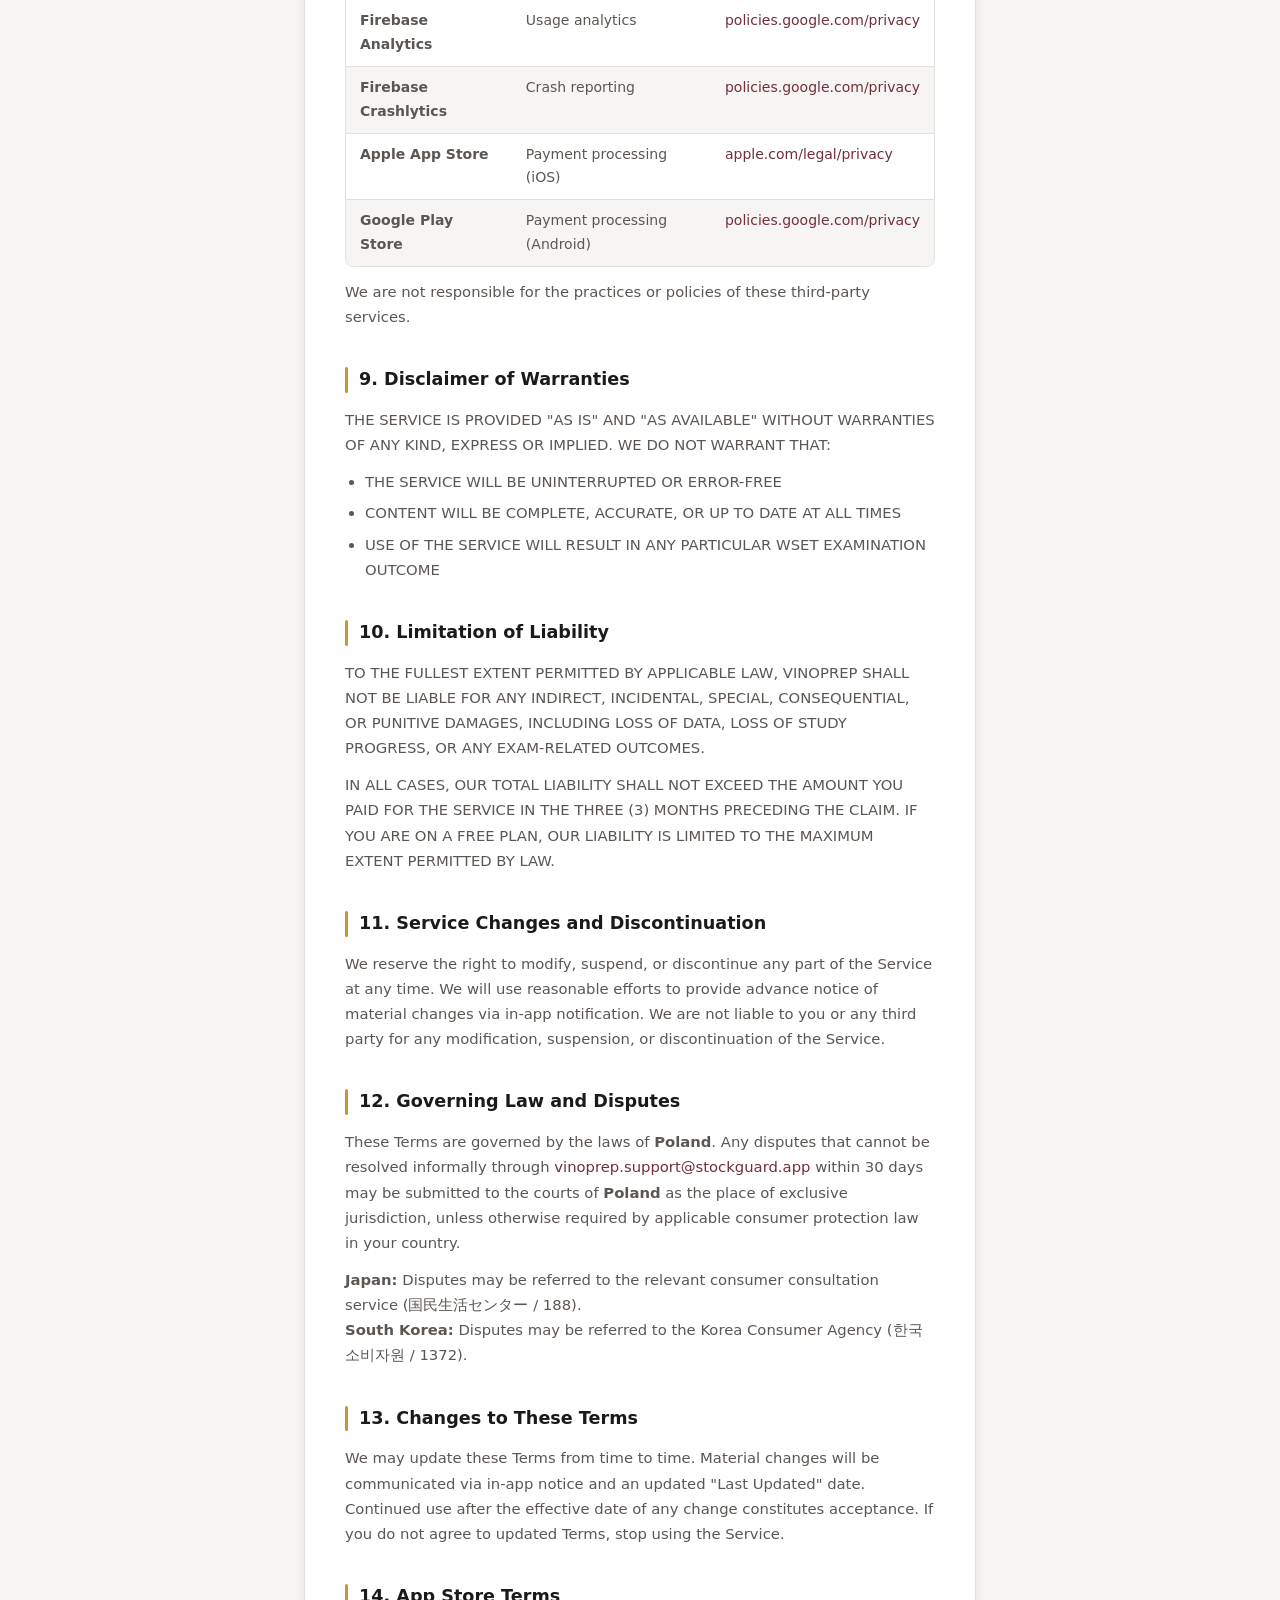
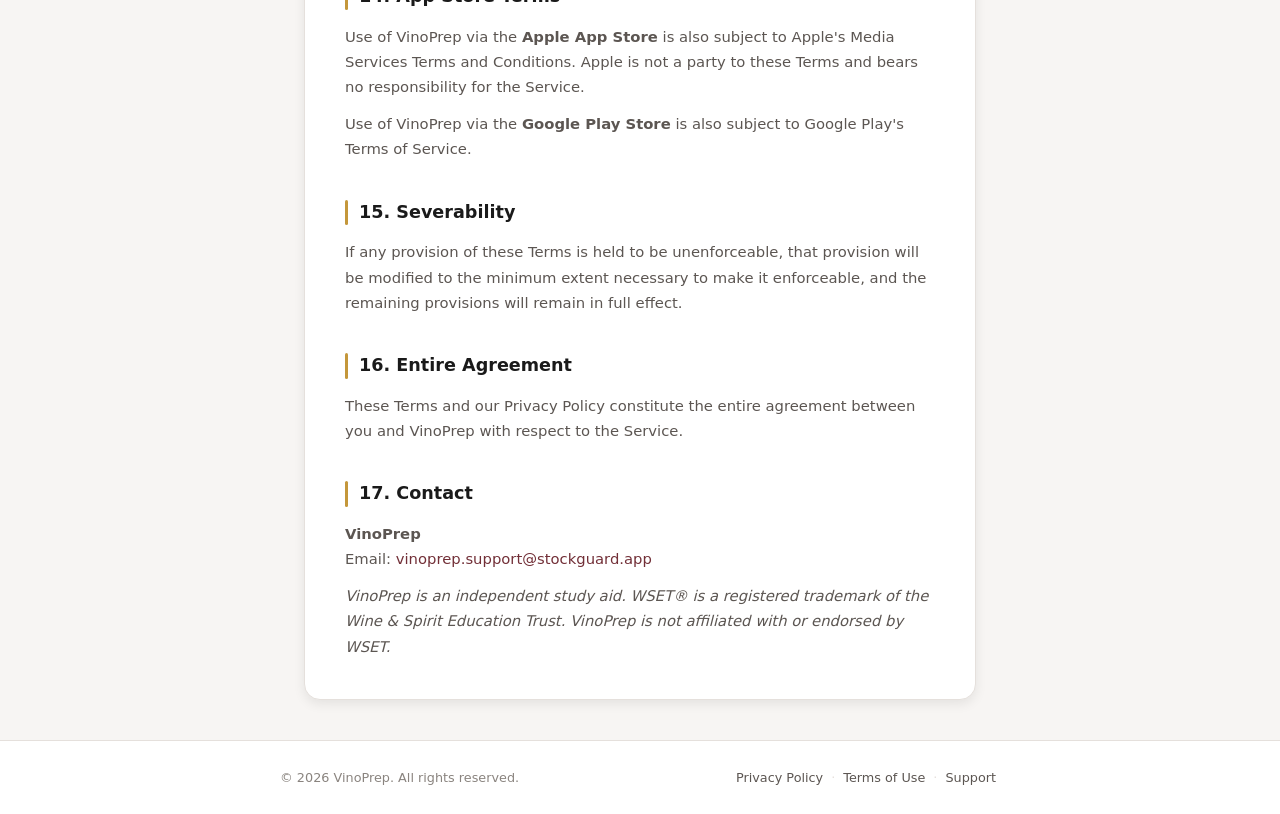
<file: en/terms-of-use.html>
<!DOCTYPE html>
<html lang="en">
<head>
  <meta charset="UTF-8" />
  <meta name="viewport" content="width=device-width, initial-scale=1.0" />
  <title>Terms of Use — VinoPrep</title>
  <link rel="canonical"  hreflang="en"        href="https://imnikita.github.io/wine_up_pages/en/terms-of-use.html" />
  <link rel="alternate"  hreflang="ko"        href="https://imnikita.github.io/wine_up_pages/ko/terms-of-use.html" />
  <link rel="alternate"  hreflang="ja"        href="https://imnikita.github.io/wine_up_pages/ja/terms-of-use.html" />
  <link rel="alternate"  hreflang="x-default" href="https://imnikita.github.io/wine_up_pages/en/terms-of-use.html" />
  <link rel="stylesheet" href="../styles.css" />
</head>
<body>

  <!-- ── Header ─────────────────────────────────────────────────────────── -->
  <header class="site-header">
    <div class="site-header__inner">
      <a class="site-logo" href="../index.html">
        <span class="site-logo__icon">🍷</span>
        <span>VinoPrep</span>
      </a>
      <nav class="lang-switcher" aria-label="Language">
        <a href="../en/terms-of-use.html" class="active">EN</a>
        <span class="lang-switcher__sep">|</span>
        <a href="../ko/terms-of-use.html">한국어</a>
        <span class="lang-switcher__sep">|</span>
        <a href="../ja/terms-of-use.html">日本語</a>
      </nav>
    </div>
  </header>

  <!-- ── Main Content ────────────────────────────────────────────────────── -->
  <main class="content-wrapper">
    <article class="legal-document">

      <div class="document-header">
        <h1>Terms of Use</h1>
        <p class="last-updated">VinoPrep – WSET Exam Preparation &nbsp;·&nbsp; Effective Date: 18 February 2026 &nbsp;·&nbsp; Last Updated: 18 February 2026</p>
      </div>

      <div class="document-body">

        <section class="legal-section">
          <h2>1. Agreement to Terms</h2>
          <p>These Terms of Use ("Terms") are a legally binding agreement between you ("you" or "User") and <strong>Mykyta Popov</strong> ("VinoPrep," "we," or "us"), governing your use of the VinoPrep mobile application and related services (the "Service").</p>
          <p><strong>By downloading, installing, or using the Service, you agree to these Terms.</strong> If you do not agree, uninstall the app and do not use the Service.</p>
          <p>These Terms incorporate our <a href="../en/privacy-policy.html">Privacy Policy</a> by reference.</p>
        </section>

        <section class="legal-section">
          <h2>2. Age Requirement and Eligibility</h2>
          <h3>2.1 Minimum Age</h3>
          <p>VinoPrep contains educational content relating to wine and spirits. The Service is available <strong>only to users who meet the following minimum age requirements</strong>:</p>
          <div class="legal-table-wrap">
            <table class="legal-table">
              <thead>
                <tr><th>Jurisdiction</th><th>Minimum Age</th></tr>
              </thead>
              <tbody>
                <tr><td><strong>Japan</strong></td><td><strong>20 years old</strong></td></tr>
                <tr><td><strong>South Korea</strong></td><td><strong>19 years old</strong></td></tr>
                <tr><td><strong>All other regions</strong></td><td><strong>18 years old</strong> (or local legal drinking age, whichever is higher)</td></tr>
              </tbody>
            </table>
          </div>
          <p>By using the Service, you represent that you meet the applicable age requirement for your jurisdiction.</p>

          <h3>2.2 Educational Purpose Only</h3>
          <p>VinoPrep is an exam preparation tool. Content relating to wine and spirits is presented strictly in an academic context aligned with the WSET curriculum. Nothing in the Service encourages, promotes, or implies the consumption of alcohol.</p>
        </section>

        <section class="legal-section">
          <h2>3. WSET Trademark and Independence Disclaimer</h2>
          <h3>3.1 Independent Third-Party Application</h3>
          <p><strong>VinoPrep is an independent, unofficial exam preparation application. It is NOT affiliated with, endorsed by, sponsored by, or officially connected to the Wine &amp; Spirit Education Trust (WSET) in any way.</strong></p>
          <p>WSET® is a registered trademark of the Wine &amp; Spirit Education Trust. All references to WSET, WSET Level 1, WSET Level 2, WSET Level 3, WSET Diploma, and Systematic Approach to Tasting® (SAT) within the Service are made solely for nominative, descriptive, and educational reference purposes to identify the certification exams for which users are preparing.</p>

          <h3>3.2 No Guarantee of Exam Outcome</h3>
          <p>VinoPrep provides study assistance based on publicly available WSET curriculum frameworks. However:</p>
          <ul>
            <li>We do not guarantee a passing score or any specific outcome on WSET examinations</li>
            <li>WSET may update its curriculum or exam format at any time; our content may not immediately reflect such changes</li>
            <li>VinoPrep content is not a substitute for official WSET study materials, which must be obtained through WSET Approved Programme Providers (APPs)</li>
          </ul>

          <h3>3.3 No Alcohol Recommendation</h3>
          <p>Nothing in the Service constitutes advice to purchase, consume, or handle alcoholic beverages. All content is provided in a purely academic and educational context.</p>
        </section>

        <section class="legal-section">
          <h2>4. No Account Required</h2>
          <p>VinoPrep operates without user accounts. You do not register, log in, or provide any personal information to access the Service. All study progress is stored locally on your device. If you delete the app, your progress will be permanently lost and cannot be recovered.</p>
        </section>

        <section class="legal-section">
          <h2>5. Subscriptions, Payments, and Refunds</h2>
          <h3>5.1 Free Tier</h3>
          <p>VinoPrep offers a free tier with access to limited content (WSET Level 1 flashcards) and restricted quiz functionality (5 quizzes per day). Mock exams, full Level 2 and Level 3 content, and advanced analytics are not available in the free tier.</p>

          <h3>5.2 Premium Subscription</h3>
          <p>Premium subscriptions unlock full access to all content and features. Pricing:</p>
          <div class="legal-table-wrap">
            <table class="legal-table">
              <thead>
                <tr><th>Plan</th><th>Japan</th><th>South Korea</th><th>Global (USD)</th></tr>
              </thead>
              <tbody>
                <tr><td>Monthly</td><td>¥800</td><td>₩6,500</td><td>$4.99</td></tr>
                <tr><td>Annual</td><td>¥4,800</td><td>₩39,000</td><td>$29.99</td></tr>
                <tr><td>Lifetime</td><td>¥7,800</td><td>₩65,000</td><td>$49.99</td></tr>
              </tbody>
            </table>
          </div>
          <p>Prices shown in the App Store or Google Play at the time of purchase are definitive and may be subject to applicable taxes.</p>

          <h3>5.3 Subscription Management</h3>
          <p>Subscriptions are managed entirely through your <strong>Apple ID</strong> (iOS) or <strong>Google account</strong> (Android) — VinoPrep does not manage billing directly. This means:</p>
          <ul>
            <li>Auto-renewal and cancellation are handled in your device's subscription settings</li>
            <li>We do not have access to your payment details</li>
            <li>Billing disputes must be addressed to Apple or Google directly</li>
          </ul>
          <p><strong>To cancel:</strong> Open your device's subscription settings, find VinoPrep, and cancel before the next renewal date. Cancellation takes effect at the end of the current billing period.</p>

          <h3>5.4 Lifetime Access</h3>
          <p>"Lifetime" access means access for the supported lifetime of the VinoPrep application. If VinoPrep is discontinued, lifetime access ends at that point. We will provide at least 90 days' notice before any discontinuation.</p>

          <h3>5.5 Refund Policy</h3>
          <p>All purchases are processed through the Apple App Store or Google Play Store. We do not process refunds directly. Refund requests are subject to the platform's own policies:</p>
          <ul>
            <li><strong>Apple:</strong> <a href="https://www.apple.com/legal/internet-services/itunes/" target="_blank" rel="noopener">apple.com/legal/internet-services/itunes/</a></li>
            <li><strong>Google:</strong> <a href="https://support.google.com/googleplay/answer/2479637" target="_blank" rel="noopener">support.google.com/googleplay/answer/2479637</a></li>
          </ul>

          <h3>5.6 Price Changes</h3>
          <p>We reserve the right to change subscription prices. We will provide at least 30 days' notice via in-app notification before any price change takes effect for new subscribers. Existing active subscribers will be notified in advance of their next renewal.</p>
        </section>

        <section class="legal-section">
          <h2>6. Intellectual Property</h2>
          <h3>6.1 Our Content</h3>
          <p>All content created by VinoPrep — including flashcard text, quiz questions, explanatory notes, UI design, illustrations, and the spaced repetition algorithm configuration — is owned by or licensed to <strong>Mykyta Popov</strong> and is protected by copyright and other intellectual property laws.</p>
          <p>You are granted a limited, non-exclusive, non-transferable, revocable license to use the Service for your personal, non-commercial, educational purposes only.</p>

          <h3>6.2 Restrictions</h3>
          <p>You may not:</p>
          <ul>
            <li>Copy, reproduce, distribute, or create derivative works from any Service content</li>
            <li>Reverse engineer, decompile, or disassemble any part of the Service</li>
            <li>Scrape or extract content using automated means</li>
            <li>Use the Service or its content to build competing products or services</li>
            <li>Remove any copyright, trademark, or proprietary notices</li>
          </ul>

          <h3>6.3 Third-Party References</h3>
          <ul>
            <li><strong>WSET®</strong> and <strong>Systematic Approach to Tasting® (SAT)</strong> are trademarks of the Wine &amp; Spirit Education Trust, used descriptively</li>
            <li>Geographic indication names (e.g., Champagne, Bordeaux, Burgundy) and appellation designations are used for educational reference only</li>
            <li>Wine producer and brand names referenced in content are used for educational purposes and imply no commercial affiliation</li>
          </ul>
        </section>

        <section class="legal-section">
          <h2>7. Prohibited Conduct</h2>
          <p>You agree not to use the Service to:</p>
          <ul>
            <li>Violate any applicable laws or regulations</li>
            <li>Interfere with or disrupt the technical operation of the Service</li>
            <li>Attempt to gain unauthorized access to any part of the Service or its infrastructure</li>
            <li>Distribute malware or other harmful code through or in connection with the Service</li>
            <li>Post or transmit content that promotes excessive or irresponsible alcohol consumption</li>
            <li>Use the Service if you do not meet the minimum age requirement</li>
          </ul>
        </section>

        <section class="legal-section">
          <h2>8. Third-Party Services</h2>
          <p>The Service integrates the following third-party tools. Your use of the Service is also subject to their respective terms:</p>
          <div class="legal-table-wrap">
            <table class="legal-table">
              <thead>
                <tr><th>Provider</th><th>Purpose</th><th>Terms / Privacy</th></tr>
              </thead>
              <tbody>
                <tr>
                  <td><strong>RevenueCat</strong></td>
                  <td>Subscription management</td>
                  <td><a href="https://www.revenuecat.com/privacy" target="_blank" rel="noopener">revenuecat.com/privacy</a></td>
                </tr>
                <tr>
                  <td><strong>Superwall</strong></td>
                  <td>Paywall management</td>
                  <td><a href="https://superwall.com/privacy" target="_blank" rel="noopener">superwall.com/privacy</a></td>
                </tr>
                <tr>
                  <td><strong>Firebase Analytics</strong></td>
                  <td>Usage analytics</td>
                  <td><a href="https://policies.google.com/privacy" target="_blank" rel="noopener">policies.google.com/privacy</a></td>
                </tr>
                <tr>
                  <td><strong>Firebase Crashlytics</strong></td>
                  <td>Crash reporting</td>
                  <td><a href="https://policies.google.com/privacy" target="_blank" rel="noopener">policies.google.com/privacy</a></td>
                </tr>
                <tr>
                  <td><strong>Apple App Store</strong></td>
                  <td>Payment processing (iOS)</td>
                  <td><a href="https://www.apple.com/legal/privacy/" target="_blank" rel="noopener">apple.com/legal/privacy</a></td>
                </tr>
                <tr>
                  <td><strong>Google Play Store</strong></td>
                  <td>Payment processing (Android)</td>
                  <td><a href="https://policies.google.com/privacy" target="_blank" rel="noopener">policies.google.com/privacy</a></td>
                </tr>
              </tbody>
            </table>
          </div>
          <p>We are not responsible for the practices or policies of these third-party services.</p>
        </section>

        <section class="legal-section">
          <h2>9. Disclaimer of Warranties</h2>
          <p>THE SERVICE IS PROVIDED "AS IS" AND "AS AVAILABLE" WITHOUT WARRANTIES OF ANY KIND, EXPRESS OR IMPLIED. WE DO NOT WARRANT THAT:</p>
          <ul>
            <li>THE SERVICE WILL BE UNINTERRUPTED OR ERROR-FREE</li>
            <li>CONTENT WILL BE COMPLETE, ACCURATE, OR UP TO DATE AT ALL TIMES</li>
            <li>USE OF THE SERVICE WILL RESULT IN ANY PARTICULAR WSET EXAMINATION OUTCOME</li>
          </ul>
        </section>

        <section class="legal-section">
          <h2>10. Limitation of Liability</h2>
          <p>TO THE FULLEST EXTENT PERMITTED BY APPLICABLE LAW, VINOPREP SHALL NOT BE LIABLE FOR ANY INDIRECT, INCIDENTAL, SPECIAL, CONSEQUENTIAL, OR PUNITIVE DAMAGES, INCLUDING LOSS OF DATA, LOSS OF STUDY PROGRESS, OR ANY EXAM-RELATED OUTCOMES.</p>
          <p>IN ALL CASES, OUR TOTAL LIABILITY SHALL NOT EXCEED THE AMOUNT YOU PAID FOR THE SERVICE IN THE THREE (3) MONTHS PRECEDING THE CLAIM. IF YOU ARE ON A FREE PLAN, OUR LIABILITY IS LIMITED TO THE MAXIMUM EXTENT PERMITTED BY LAW.</p>
        </section>

        <section class="legal-section">
          <h2>11. Service Changes and Discontinuation</h2>
          <p>We reserve the right to modify, suspend, or discontinue any part of the Service at any time. We will use reasonable efforts to provide advance notice of material changes via in-app notification. We are not liable to you or any third party for any modification, suspension, or discontinuation of the Service.</p>
        </section>

        <section class="legal-section">
          <h2>12. Governing Law and Disputes</h2>
          <p>These Terms are governed by the laws of <strong>Poland</strong>. Any disputes that cannot be resolved informally through <a href="mailto:vinoprep.support@stockguard.app">vinoprep.support@stockguard.app</a> within 30 days may be submitted to the courts of <strong>Poland</strong> as the place of exclusive jurisdiction, unless otherwise required by applicable consumer protection law in your country.</p>
          <p><strong>Japan:</strong> Disputes may be referred to the relevant consumer consultation service (国民生活センター / 188).<br />
          <strong>South Korea:</strong> Disputes may be referred to the Korea Consumer Agency (한국소비자원 / 1372).</p>
        </section>

        <section class="legal-section">
          <h2>13. Changes to These Terms</h2>
          <p>We may update these Terms from time to time. Material changes will be communicated via in-app notice and an updated "Last Updated" date. Continued use after the effective date of any change constitutes acceptance. If you do not agree to updated Terms, stop using the Service.</p>
        </section>

        <section class="legal-section">
          <h2>14. App Store Terms</h2>
          <p>Use of VinoPrep via the <strong>Apple App Store</strong> is also subject to Apple's Media Services Terms and Conditions. Apple is not a party to these Terms and bears no responsibility for the Service.</p>
          <p>Use of VinoPrep via the <strong>Google Play Store</strong> is also subject to Google Play's Terms of Service.</p>
        </section>

        <section class="legal-section">
          <h2>15. Severability</h2>
          <p>If any provision of these Terms is held to be unenforceable, that provision will be modified to the minimum extent necessary to make it enforceable, and the remaining provisions will remain in full effect.</p>
        </section>

        <section class="legal-section">
          <h2>16. Entire Agreement</h2>
          <p>These Terms and our Privacy Policy constitute the entire agreement between you and VinoPrep with respect to the Service.</p>
        </section>

        <section class="legal-section">
          <h2>17. Contact</h2>
          <p><strong>VinoPrep</strong><br />
          Email: <a href="mailto:vinoprep.support@stockguard.app">vinoprep.support@stockguard.app</a></p>
          <p><em>VinoPrep is an independent study aid. WSET® is a registered trademark of the Wine &amp; Spirit Education Trust. VinoPrep is not affiliated with or endorsed by WSET.</em></p>
        </section>

      </div><!-- /.document-body -->
    </article>
  </main>

  <!-- ── Footer ──────────────────────────────────────────────────────────── -->
  <footer class="site-footer">
    <div class="site-footer__inner">
      <p class="site-footer__copyright">© 2026 VinoPrep. All rights reserved.</p>
      <nav class="site-footer__nav" aria-label="Legal navigation">
        <a href="../en/privacy-policy.html">Privacy Policy</a>
        <span class="site-footer__nav__sep">·</span>
        <a href="../en/terms-of-use.html">Terms of Use</a>
        <span class="site-footer__nav__sep">·</span>
        <a href="../en/support.html">Support</a>
      </nav>
    </div>
  </footer>

</body>
</html>
</file>
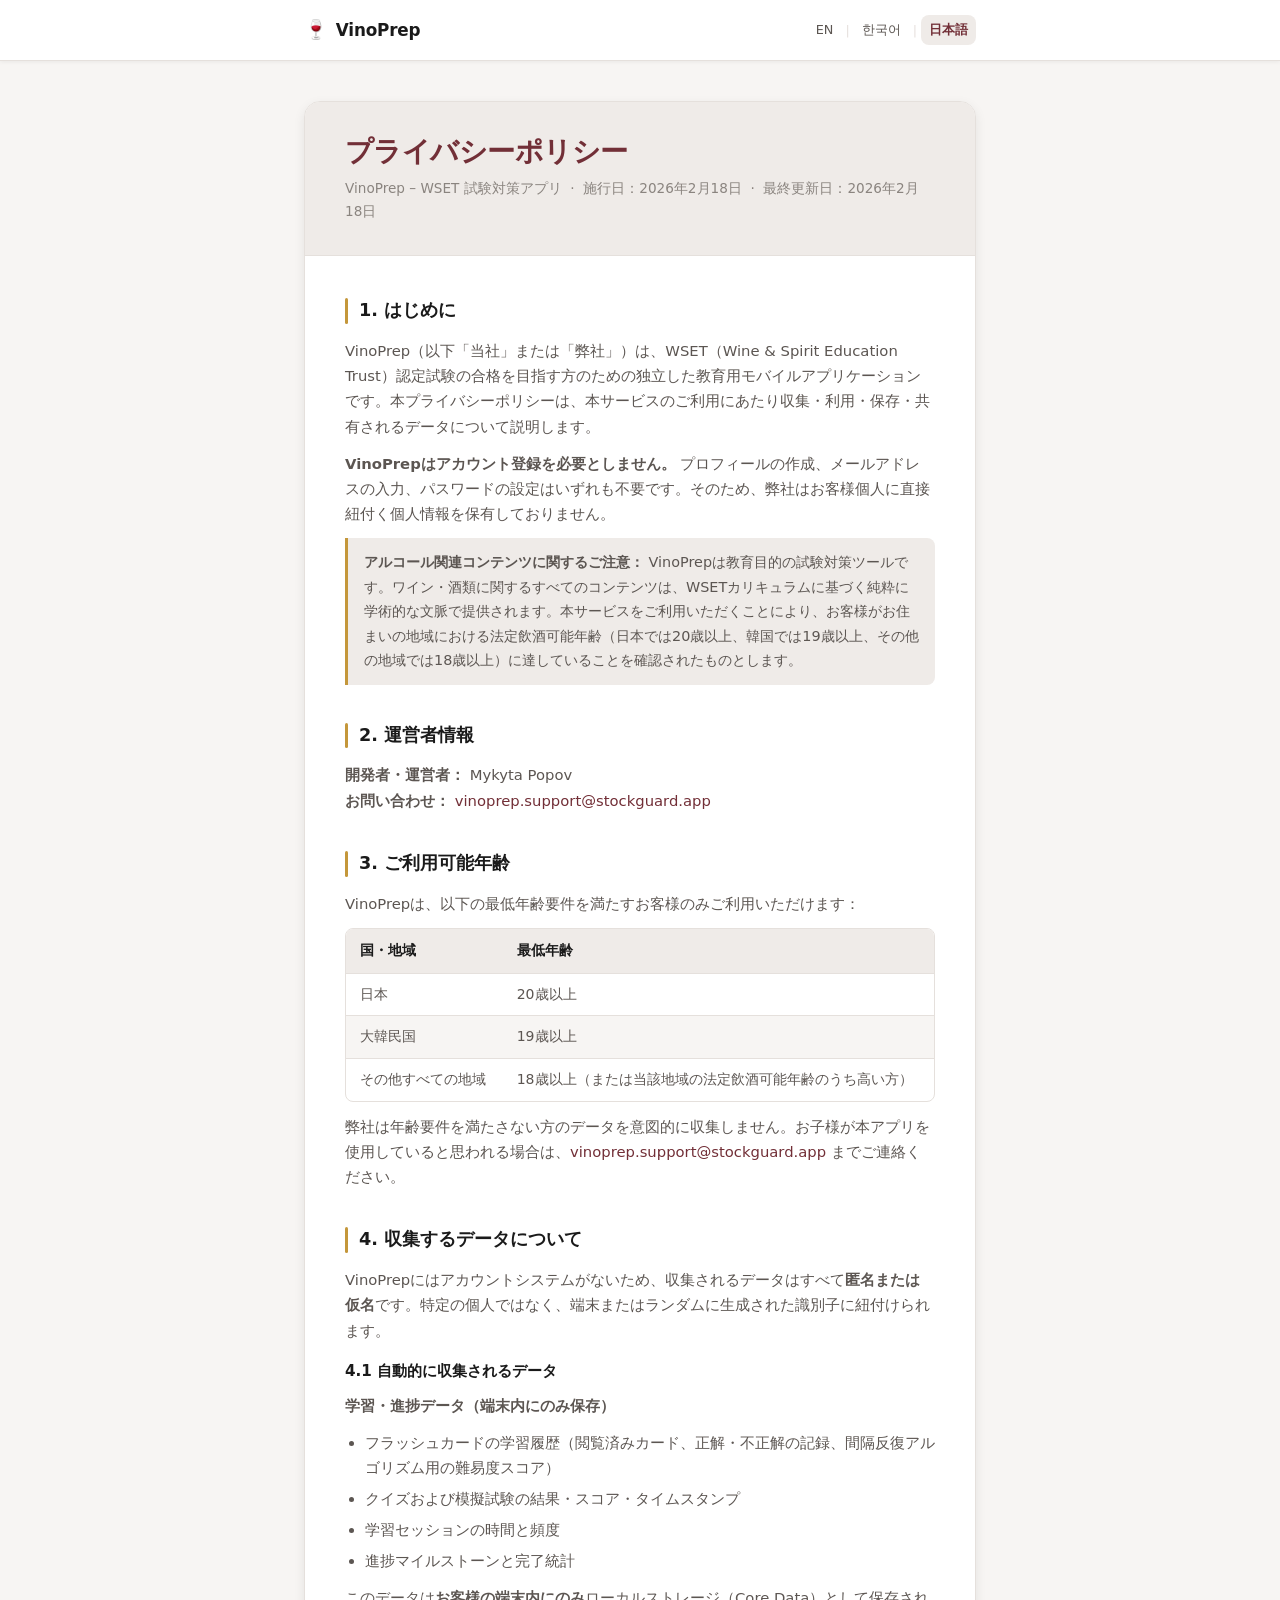
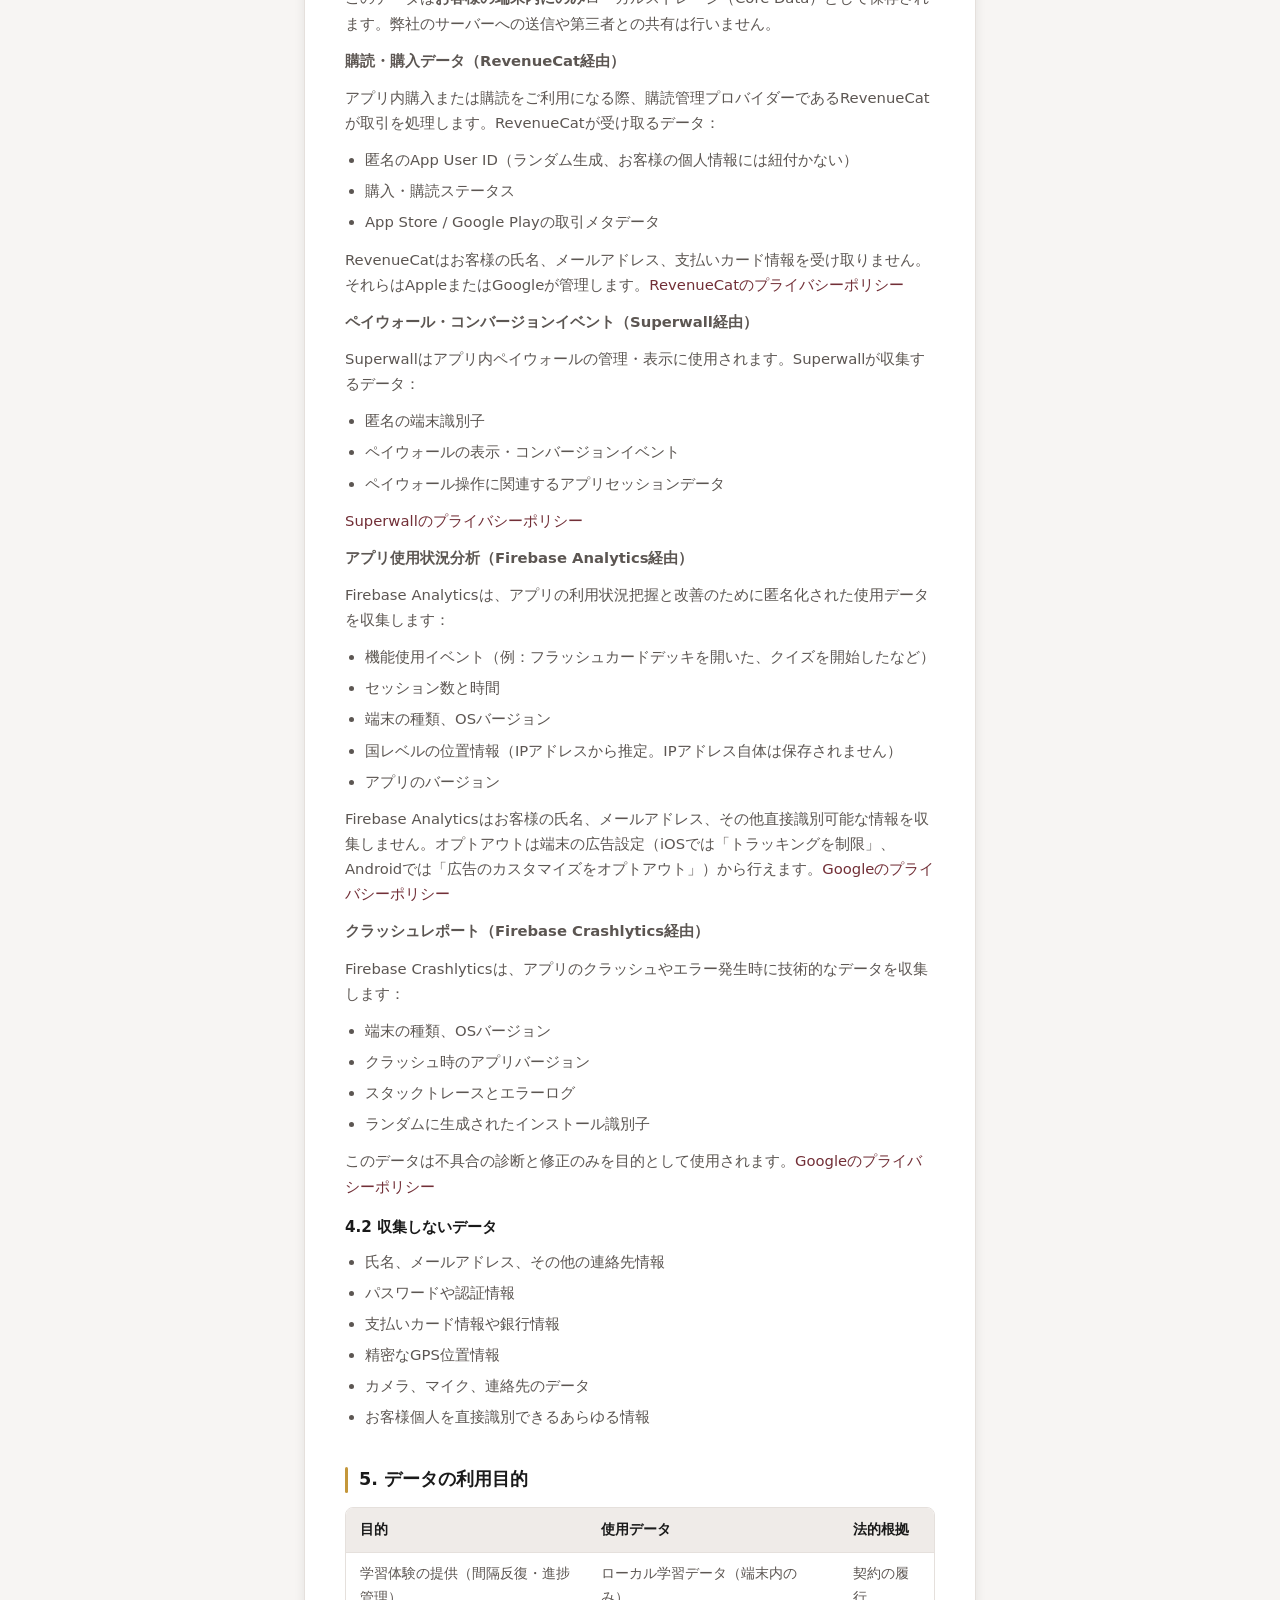
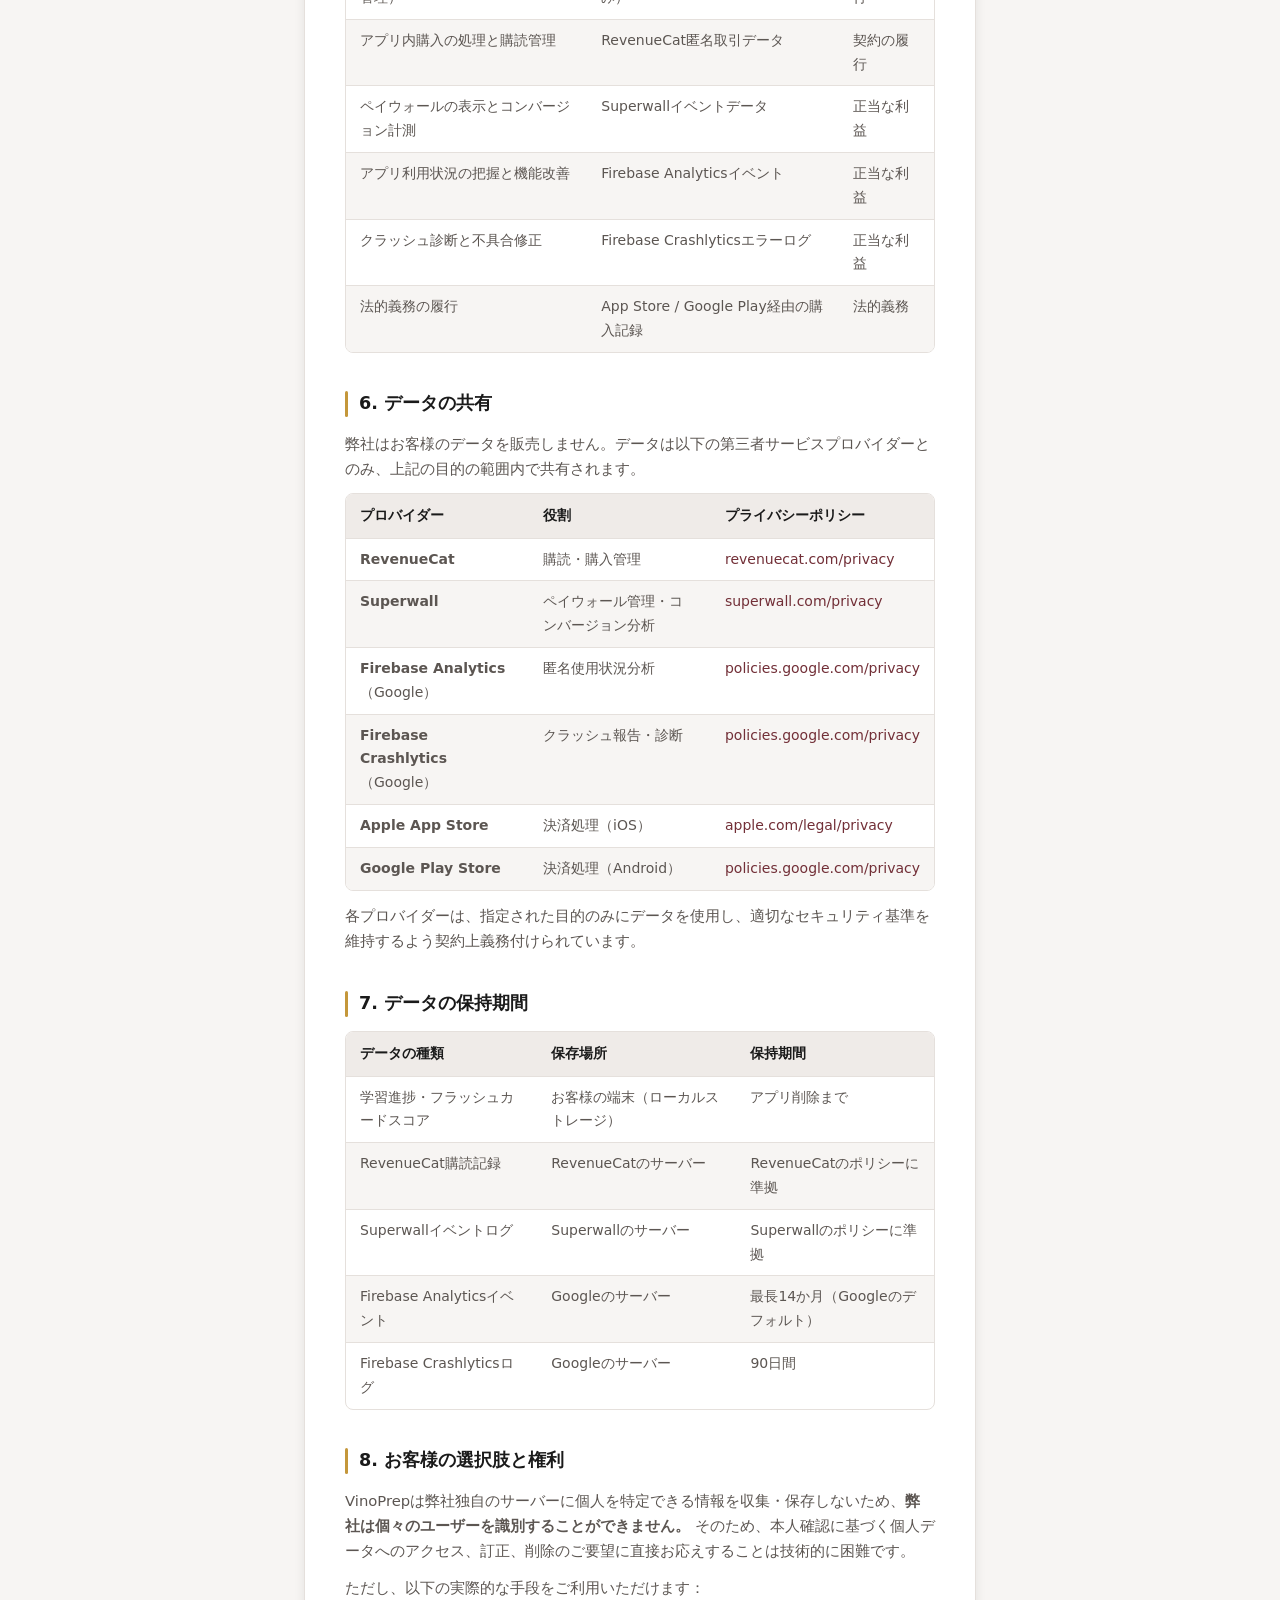
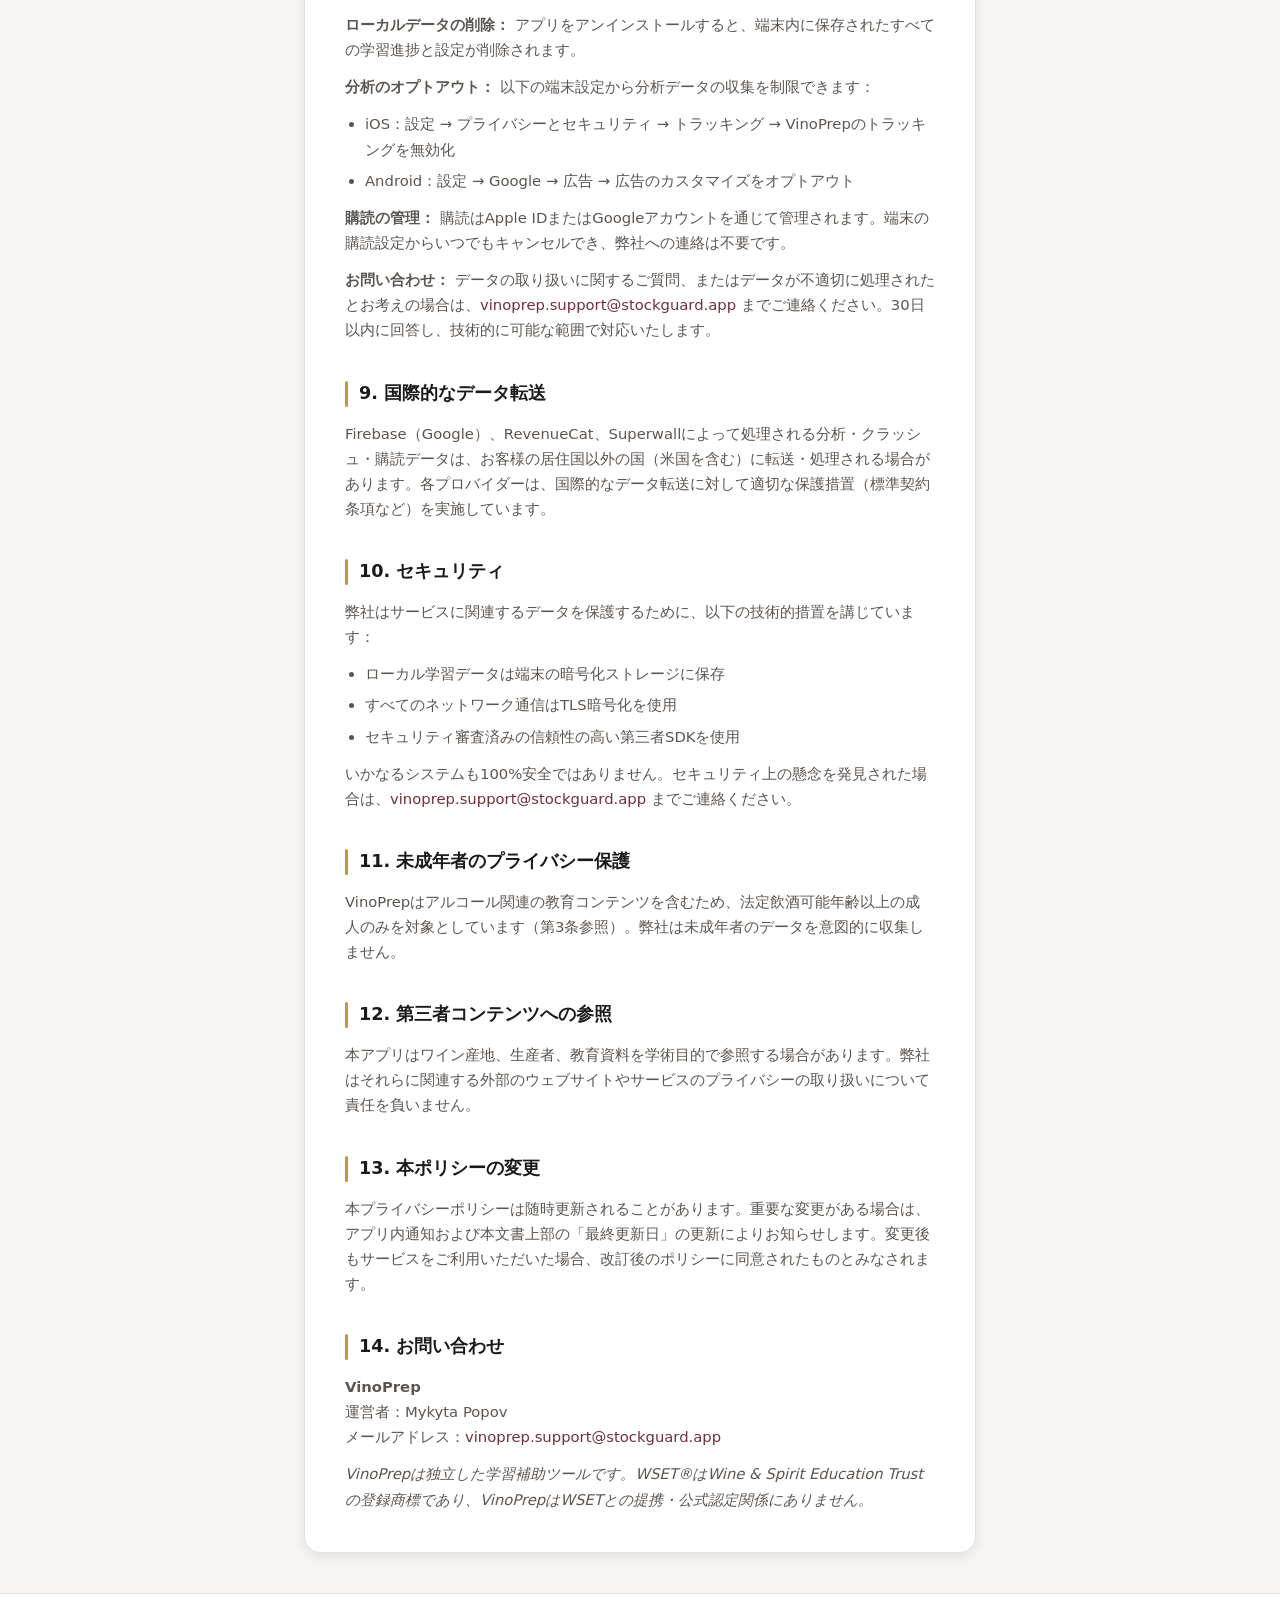
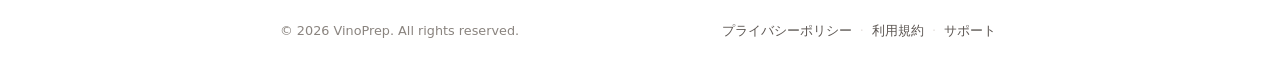
<file: ja/privacy-policy.html>
<!DOCTYPE html>
<html lang="ja">
<head>
  <meta charset="UTF-8" />
  <meta name="viewport" content="width=device-width, initial-scale=1.0" />
  <title>プライバシーポリシー — VinoPrep</title>
  <link rel="canonical"  hreflang="ja"        href="https://imnikita.github.io/wine_up_pages/ja/privacy-policy.html" />
  <link rel="alternate"  hreflang="en"        href="https://imnikita.github.io/wine_up_pages/en/privacy-policy.html" />
  <link rel="alternate"  hreflang="ko"        href="https://imnikita.github.io/wine_up_pages/ko/privacy-policy.html" />
  <link rel="alternate"  hreflang="x-default" href="https://imnikita.github.io/wine_up_pages/en/privacy-policy.html" />
  <link rel="stylesheet" href="../styles.css" />
</head>
<body>

  <!-- ── Header ─────────────────────────────────────────────────────────── -->
  <header class="site-header">
    <div class="site-header__inner">
      <a class="site-logo" href="../index.html">
        <span class="site-logo__icon">🍷</span>
        <span>VinoPrep</span>
      </a>
      <nav class="lang-switcher" aria-label="言語選択">
        <a href="../en/privacy-policy.html">EN</a>
        <span class="lang-switcher__sep">|</span>
        <a href="../ko/privacy-policy.html">한국어</a>
        <span class="lang-switcher__sep">|</span>
        <a href="../ja/privacy-policy.html" class="active">日本語</a>
      </nav>
    </div>
  </header>

  <!-- ── Main Content ────────────────────────────────────────────────────── -->
  <main class="content-wrapper">
    <article class="legal-document">

      <div class="document-header">
        <h1>プライバシーポリシー</h1>
        <p class="last-updated">VinoPrep – WSET 試験対策アプリ &nbsp;·&nbsp; 施行日：2026年2月18日 &nbsp;·&nbsp; 最終更新日：2026年2月18日</p>
      </div>

      <div class="document-body">

        <section class="legal-section">
          <h2>1. はじめに</h2>
          <p>VinoPrep（以下「当社」または「弊社」）は、WSET（Wine &amp; Spirit Education Trust）認定試験の合格を目指す方のための独立した教育用モバイルアプリケーションです。本プライバシーポリシーは、本サービスのご利用にあたり収集・利用・保存・共有されるデータについて説明します。</p>
          <p><strong>VinoPrepはアカウント登録を必要としません。</strong> プロフィールの作成、メールアドレスの入力、パスワードの設定はいずれも不要です。そのため、弊社はお客様個人に直接紐付く個人情報を保有しておりません。</p>
          <blockquote>
            <strong>アルコール関連コンテンツに関するご注意：</strong> VinoPrepは教育目的の試験対策ツールです。ワイン・酒類に関するすべてのコンテンツは、WSETカリキュラムに基づく純粋に学術的な文脈で提供されます。本サービスをご利用いただくことにより、お客様がお住まいの地域における法定飲酒可能年齢（日本では20歳以上、韓国では19歳以上、その他の地域では18歳以上）に達していることを確認されたものとします。
          </blockquote>
        </section>

        <section class="legal-section">
          <h2>2. 運営者情報</h2>
          <p><strong>開発者・運営者：</strong> Mykyta Popov<br />
          <strong>お問い合わせ：</strong> <a href="mailto:vinoprep.support@stockguard.app">vinoprep.support@stockguard.app</a></p>
        </section>

        <section class="legal-section">
          <h2>3. ご利用可能年齢</h2>
          <p>VinoPrepは、以下の最低年齢要件を満たすお客様のみご利用いただけます：</p>
          <div class="legal-table-wrap">
            <table class="legal-table">
              <thead>
                <tr><th>国・地域</th><th>最低年齢</th></tr>
              </thead>
              <tbody>
                <tr><td>日本</td><td>20歳以上</td></tr>
                <tr><td>大韓民国</td><td>19歳以上</td></tr>
                <tr><td>その他すべての地域</td><td>18歳以上（または当該地域の法定飲酒可能年齢のうち高い方）</td></tr>
              </tbody>
            </table>
          </div>
          <p>弊社は年齢要件を満たさない方のデータを意図的に収集しません。お子様が本アプリを使用していると思われる場合は、<a href="mailto:vinoprep.support@stockguard.app">vinoprep.support@stockguard.app</a> までご連絡ください。</p>
        </section>

        <section class="legal-section">
          <h2>4. 収集するデータについて</h2>
          <p>VinoPrepにはアカウントシステムがないため、収集されるデータはすべて<strong>匿名または仮名</strong>です。特定の個人ではなく、端末またはランダムに生成された識別子に紐付けられます。</p>

          <h3>4.1 自動的に収集されるデータ</h3>
          <p><strong>学習・進捗データ（端末内にのみ保存）</strong></p>
          <ul>
            <li>フラッシュカードの学習履歴（閲覧済みカード、正解・不正解の記録、間隔反復アルゴリズム用の難易度スコア）</li>
            <li>クイズおよび模擬試験の結果・スコア・タイムスタンプ</li>
            <li>学習セッションの時間と頻度</li>
            <li>進捗マイルストーンと完了統計</li>
          </ul>
          <p>このデータは<strong>お客様の端末内にのみ</strong>ローカルストレージ（Core Data）として保存されます。弊社のサーバーへの送信や第三者との共有は行いません。</p>

          <p><strong>購読・購入データ（RevenueCat経由）</strong></p>
          <p>アプリ内購入または購読をご利用になる際、購読管理プロバイダーであるRevenueCatが取引を処理します。RevenueCatが受け取るデータ：</p>
          <ul>
            <li>匿名のApp User ID（ランダム生成、お客様の個人情報には紐付かない）</li>
            <li>購入・購読ステータス</li>
            <li>App Store / Google Playの取引メタデータ</li>
          </ul>
          <p>RevenueCatはお客様の氏名、メールアドレス、支払いカード情報を受け取りません。それらはAppleまたはGoogleが管理します。<a href="https://www.revenuecat.com/privacy" target="_blank" rel="noopener">RevenueCatのプライバシーポリシー</a></p>

          <p><strong>ペイウォール・コンバージョンイベント（Superwall経由）</strong></p>
          <p>Superwallはアプリ内ペイウォールの管理・表示に使用されます。Superwallが収集するデータ：</p>
          <ul>
            <li>匿名の端末識別子</li>
            <li>ペイウォールの表示・コンバージョンイベント</li>
            <li>ペイウォール操作に関連するアプリセッションデータ</li>
          </ul>
          <p><a href="https://superwall.com/privacy" target="_blank" rel="noopener">Superwallのプライバシーポリシー</a></p>

          <p><strong>アプリ使用状況分析（Firebase Analytics経由）</strong></p>
          <p>Firebase Analyticsは、アプリの利用状況把握と改善のために匿名化された使用データを収集します：</p>
          <ul>
            <li>機能使用イベント（例：フラッシュカードデッキを開いた、クイズを開始したなど）</li>
            <li>セッション数と時間</li>
            <li>端末の種類、OSバージョン</li>
            <li>国レベルの位置情報（IPアドレスから推定。IPアドレス自体は保存されません）</li>
            <li>アプリのバージョン</li>
          </ul>
          <p>Firebase Analyticsはお客様の氏名、メールアドレス、その他直接識別可能な情報を収集しません。オプトアウトは端末の広告設定（iOSでは「トラッキングを制限」、Androidでは「広告のカスタマイズをオプトアウト」）から行えます。<a href="https://policies.google.com/privacy" target="_blank" rel="noopener">Googleのプライバシーポリシー</a></p>

          <p><strong>クラッシュレポート（Firebase Crashlytics経由）</strong></p>
          <p>Firebase Crashlyticsは、アプリのクラッシュやエラー発生時に技術的なデータを収集します：</p>
          <ul>
            <li>端末の種類、OSバージョン</li>
            <li>クラッシュ時のアプリバージョン</li>
            <li>スタックトレースとエラーログ</li>
            <li>ランダムに生成されたインストール識別子</li>
          </ul>
          <p>このデータは不具合の診断と修正のみを目的として使用されます。<a href="https://policies.google.com/privacy" target="_blank" rel="noopener">Googleのプライバシーポリシー</a></p>

          <h3>4.2 収集しないデータ</h3>
          <ul>
            <li>氏名、メールアドレス、その他の連絡先情報</li>
            <li>パスワードや認証情報</li>
            <li>支払いカード情報や銀行情報</li>
            <li>精密なGPS位置情報</li>
            <li>カメラ、マイク、連絡先のデータ</li>
            <li>お客様個人を直接識別できるあらゆる情報</li>
          </ul>
        </section>

        <section class="legal-section">
          <h2>5. データの利用目的</h2>
          <div class="legal-table-wrap">
            <table class="legal-table">
              <thead>
                <tr><th>目的</th><th>使用データ</th><th>法的根拠</th></tr>
              </thead>
              <tbody>
                <tr><td>学習体験の提供（間隔反復・進捗管理）</td><td>ローカル学習データ（端末内のみ）</td><td>契約の履行</td></tr>
                <tr><td>アプリ内購入の処理と購読管理</td><td>RevenueCat匿名取引データ</td><td>契約の履行</td></tr>
                <tr><td>ペイウォールの表示とコンバージョン計測</td><td>Superwallイベントデータ</td><td>正当な利益</td></tr>
                <tr><td>アプリ利用状況の把握と機能改善</td><td>Firebase Analyticsイベント</td><td>正当な利益</td></tr>
                <tr><td>クラッシュ診断と不具合修正</td><td>Firebase Crashlyticsエラーログ</td><td>正当な利益</td></tr>
                <tr><td>法的義務の履行</td><td>App Store / Google Play経由の購入記録</td><td>法的義務</td></tr>
              </tbody>
            </table>
          </div>
        </section>

        <section class="legal-section">
          <h2>6. データの共有</h2>
          <p>弊社はお客様のデータを販売しません。データは以下の第三者サービスプロバイダーとのみ、上記の目的の範囲内で共有されます。</p>
          <div class="legal-table-wrap">
            <table class="legal-table">
              <thead>
                <tr><th>プロバイダー</th><th>役割</th><th>プライバシーポリシー</th></tr>
              </thead>
              <tbody>
                <tr>
                  <td><strong>RevenueCat</strong></td>
                  <td>購読・購入管理</td>
                  <td><a href="https://www.revenuecat.com/privacy" target="_blank" rel="noopener">revenuecat.com/privacy</a></td>
                </tr>
                <tr>
                  <td><strong>Superwall</strong></td>
                  <td>ペイウォール管理・コンバージョン分析</td>
                  <td><a href="https://superwall.com/privacy" target="_blank" rel="noopener">superwall.com/privacy</a></td>
                </tr>
                <tr>
                  <td><strong>Firebase Analytics</strong>（Google）</td>
                  <td>匿名使用状況分析</td>
                  <td><a href="https://policies.google.com/privacy" target="_blank" rel="noopener">policies.google.com/privacy</a></td>
                </tr>
                <tr>
                  <td><strong>Firebase Crashlytics</strong>（Google）</td>
                  <td>クラッシュ報告・診断</td>
                  <td><a href="https://policies.google.com/privacy" target="_blank" rel="noopener">policies.google.com/privacy</a></td>
                </tr>
                <tr>
                  <td><strong>Apple App Store</strong></td>
                  <td>決済処理（iOS）</td>
                  <td><a href="https://www.apple.com/legal/privacy/" target="_blank" rel="noopener">apple.com/legal/privacy</a></td>
                </tr>
                <tr>
                  <td><strong>Google Play Store</strong></td>
                  <td>決済処理（Android）</td>
                  <td><a href="https://policies.google.com/privacy" target="_blank" rel="noopener">policies.google.com/privacy</a></td>
                </tr>
              </tbody>
            </table>
          </div>
          <p>各プロバイダーは、指定された目的のみにデータを使用し、適切なセキュリティ基準を維持するよう契約上義務付けられています。</p>
        </section>

        <section class="legal-section">
          <h2>7. データの保持期間</h2>
          <div class="legal-table-wrap">
            <table class="legal-table">
              <thead>
                <tr><th>データの種類</th><th>保存場所</th><th>保持期間</th></tr>
              </thead>
              <tbody>
                <tr><td>学習進捗・フラッシュカードスコア</td><td>お客様の端末（ローカルストレージ）</td><td>アプリ削除まで</td></tr>
                <tr><td>RevenueCat購読記録</td><td>RevenueCatのサーバー</td><td>RevenueCatのポリシーに準拠</td></tr>
                <tr><td>Superwallイベントログ</td><td>Superwallのサーバー</td><td>Superwallのポリシーに準拠</td></tr>
                <tr><td>Firebase Analyticsイベント</td><td>Googleのサーバー</td><td>最長14か月（Googleのデフォルト）</td></tr>
                <tr><td>Firebase Crashlyticsログ</td><td>Googleのサーバー</td><td>90日間</td></tr>
              </tbody>
            </table>
          </div>
        </section>

        <section class="legal-section">
          <h2>8. お客様の選択肢と権利</h2>
          <p>VinoPrepは弊社独自のサーバーに個人を特定できる情報を収集・保存しないため、<strong>弊社は個々のユーザーを識別することができません。</strong> そのため、本人確認に基づく個人データへのアクセス、訂正、削除のご要望に直接お応えすることは技術的に困難です。</p>
          <p>ただし、以下の実際的な手段をご利用いただけます：</p>
          <p><strong>ローカルデータの削除：</strong> アプリをアンインストールすると、端末内に保存されたすべての学習進捗と設定が削除されます。</p>
          <p><strong>分析のオプトアウト：</strong> 以下の端末設定から分析データの収集を制限できます：</p>
          <ul>
            <li>iOS：設定 → プライバシーとセキュリティ → トラッキング → VinoPrepのトラッキングを無効化</li>
            <li>Android：設定 → Google → 広告 → 広告のカスタマイズをオプトアウト</li>
          </ul>
          <p><strong>購読の管理：</strong> 購読はApple IDまたはGoogleアカウントを通じて管理されます。端末の購読設定からいつでもキャンセルでき、弊社への連絡は不要です。</p>
          <p><strong>お問い合わせ：</strong> データの取り扱いに関するご質問、またはデータが不適切に処理されたとお考えの場合は、<a href="mailto:vinoprep.support@stockguard.app">vinoprep.support@stockguard.app</a> までご連絡ください。30日以内に回答し、技術的に可能な範囲で対応いたします。</p>
        </section>

        <section class="legal-section">
          <h2>9. 国際的なデータ転送</h2>
          <p>Firebase（Google）、RevenueCat、Superwallによって処理される分析・クラッシュ・購読データは、お客様の居住国以外の国（米国を含む）に転送・処理される場合があります。各プロバイダーは、国際的なデータ転送に対して適切な保護措置（標準契約条項など）を実施しています。</p>
        </section>

        <section class="legal-section">
          <h2>10. セキュリティ</h2>
          <p>弊社はサービスに関連するデータを保護するために、以下の技術的措置を講じています：</p>
          <ul>
            <li>ローカル学習データは端末の暗号化ストレージに保存</li>
            <li>すべてのネットワーク通信はTLS暗号化を使用</li>
            <li>セキュリティ審査済みの信頼性の高い第三者SDKを使用</li>
          </ul>
          <p>いかなるシステムも100%安全ではありません。セキュリティ上の懸念を発見された場合は、<a href="mailto:vinoprep.support@stockguard.app">vinoprep.support@stockguard.app</a> までご連絡ください。</p>
        </section>

        <section class="legal-section">
          <h2>11. 未成年者のプライバシー保護</h2>
          <p>VinoPrepはアルコール関連の教育コンテンツを含むため、法定飲酒可能年齢以上の成人のみを対象としています（第3条参照）。弊社は未成年者のデータを意図的に収集しません。</p>
        </section>

        <section class="legal-section">
          <h2>12. 第三者コンテンツへの参照</h2>
          <p>本アプリはワイン産地、生産者、教育資料を学術目的で参照する場合があります。弊社はそれらに関連する外部のウェブサイトやサービスのプライバシーの取り扱いについて責任を負いません。</p>
        </section>

        <section class="legal-section">
          <h2>13. 本ポリシーの変更</h2>
          <p>本プライバシーポリシーは随時更新されることがあります。重要な変更がある場合は、アプリ内通知および本文書上部の「最終更新日」の更新によりお知らせします。変更後もサービスをご利用いただいた場合、改訂後のポリシーに同意されたものとみなされます。</p>
        </section>

        <section class="legal-section">
          <h2>14. お問い合わせ</h2>
          <p><strong>VinoPrep</strong><br />
          運営者：Mykyta Popov<br />
          メールアドレス：<a href="mailto:vinoprep.support@stockguard.app">vinoprep.support@stockguard.app</a></p>
          <p><em>VinoPrepは独立した学習補助ツールです。WSET®はWine &amp; Spirit Education Trustの登録商標であり、VinoPrepはWSETとの提携・公式認定関係にありません。</em></p>
        </section>

      </div><!-- /.document-body -->
    </article>
  </main>

  <!-- ── Footer ──────────────────────────────────────────────────────────── -->
  <footer class="site-footer">
    <div class="site-footer__inner">
      <p class="site-footer__copyright">© 2026 VinoPrep. All rights reserved.</p>
      <nav class="site-footer__nav" aria-label="法的情報ナビ">
        <a href="../ja/privacy-policy.html">プライバシーポリシー</a>
        <span class="site-footer__nav__sep">·</span>
        <a href="../ja/terms-of-use.html">利用規約</a>
        <span class="site-footer__nav__sep">·</span>
        <a href="../ja/support.html">サポート</a>
      </nav>
    </div>
  </footer>

</body>
</html>
</file>
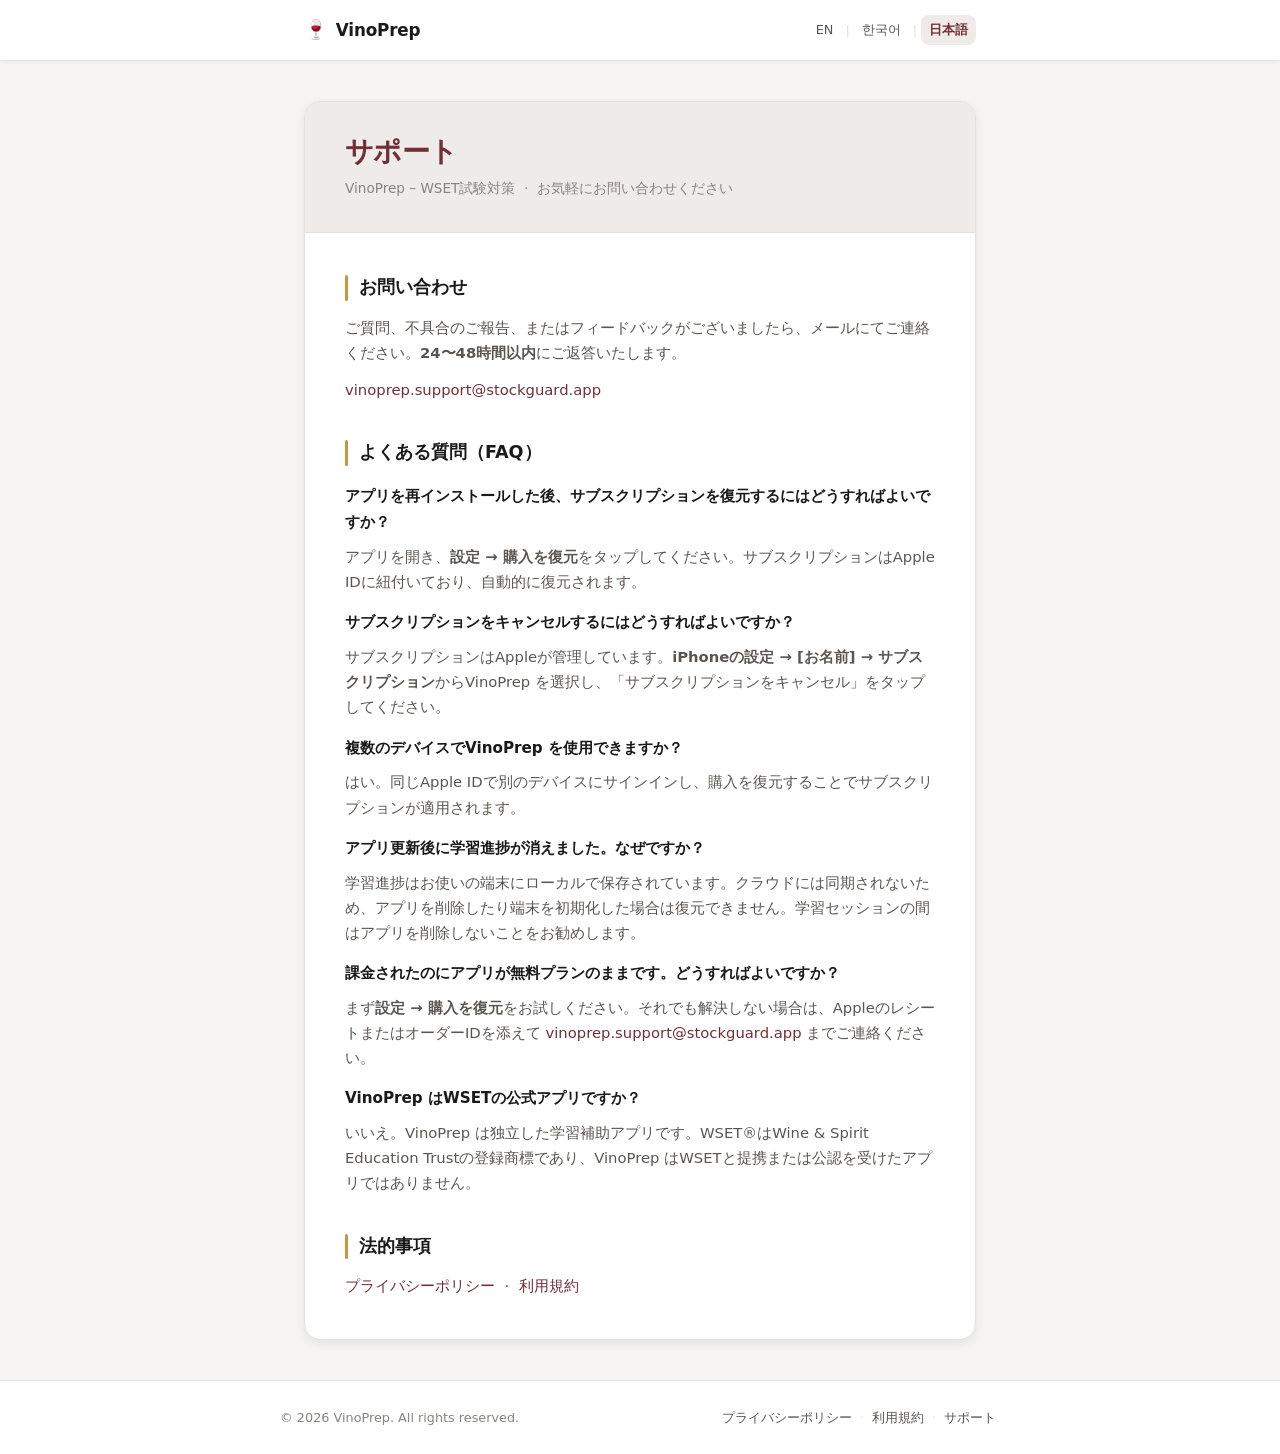
<file: ja/support.html>
<!DOCTYPE html>
<html lang="ja">
<head>
  <meta charset="UTF-8" />
  <meta name="viewport" content="width=device-width, initial-scale=1.0" />
  <title>サポート — VinoPrep</title>
  <link rel="canonical"  hreflang="ja"        href="https://imnikita.github.io/wine_up_pages/ja/support.html" />
  <link rel="alternate"  hreflang="en"        href="https://imnikita.github.io/wine_up_pages/en/support.html" />
  <link rel="alternate"  hreflang="ko"        href="https://imnikita.github.io/wine_up_pages/ko/support.html" />
  <link rel="alternate"  hreflang="x-default" href="https://imnikita.github.io/wine_up_pages/en/support.html" />
  <link rel="stylesheet" href="../styles.css" />
</head>
<body>

  <!-- ── Header ─────────────────────────────────────────────────────────── -->
  <header class="site-header">
    <div class="site-header__inner">
      <a class="site-logo" href="../index.html">
        <span class="site-logo__icon">🍷</span>
        <span>VinoPrep</span>
      </a>
      <nav class="lang-switcher" aria-label="Language">
        <a href="../en/support.html">EN</a>
        <span class="lang-switcher__sep">|</span>
        <a href="../ko/support.html">한국어</a>
        <span class="lang-switcher__sep">|</span>
        <a href="../ja/support.html" class="active">日本語</a>
      </nav>
    </div>
  </header>

  <!-- ── Main Content ────────────────────────────────────────────────────── -->
  <main class="content-wrapper">
    <article class="legal-document">

      <div class="document-header">
        <h1>サポート</h1>
        <p class="last-updated">VinoPrep – WSET試験対策 &nbsp;·&nbsp; お気軽にお問い合わせください</p>
      </div>

      <div class="document-body">

        <section class="legal-section">
          <h2>お問い合わせ</h2>
          <p>ご質問、不具合のご報告、またはフィードバックがございましたら、メールにてご連絡ください。<strong>24〜48時間以内</strong>にご返答いたします。</p>
          <p><a href="mailto:vinoprep.support@stockguard.app">vinoprep.support@stockguard.app</a></p>
        </section>

        <section class="legal-section">
          <h2>よくある質問（FAQ）</h2>

          <h3>アプリを再インストールした後、サブスクリプションを復元するにはどうすればよいですか？</h3>
          <p>アプリを開き、<strong>設定 → 購入を復元</strong>をタップしてください。サブスクリプションはApple IDに紐付いており、自動的に復元されます。</p>

          <h3>サブスクリプションをキャンセルするにはどうすればよいですか？</h3>
          <p>サブスクリプションはAppleが管理しています。<strong>iPhoneの設定 → [お名前] → サブスクリプション</strong>からVinoPrep を選択し、「サブスクリプションをキャンセル」をタップしてください。</p>

          <h3>複数のデバイスでVinoPrep を使用できますか？</h3>
          <p>はい。同じApple IDで別のデバイスにサインインし、購入を復元することでサブスクリプションが適用されます。</p>

          <h3>アプリ更新後に学習進捗が消えました。なぜですか？</h3>
          <p>学習進捗はお使いの端末にローカルで保存されています。クラウドには同期されないため、アプリを削除したり端末を初期化した場合は復元できません。学習セッションの間はアプリを削除しないことをお勧めします。</p>

          <h3>課金されたのにアプリが無料プランのままです。どうすればよいですか？</h3>
          <p>まず<strong>設定 → 購入を復元</strong>をお試しください。それでも解決しない場合は、AppleのレシートまたはオーダーIDを添えて <a href="mailto:vinoprep.support@stockguard.app">vinoprep.support@stockguard.app</a> までご連絡ください。</p>

          <h3>VinoPrep はWSETの公式アプリですか？</h3>
          <p>いいえ。VinoPrep は独立した学習補助アプリです。WSET®はWine &amp; Spirit Education Trustの登録商標であり、VinoPrep はWSETと提携または公認を受けたアプリではありません。</p>
        </section>

        <section class="legal-section">
          <h2>法的事項</h2>
          <p>
            <a href="../ja/privacy-policy.html">プライバシーポリシー</a>
            &nbsp;·&nbsp;
            <a href="../ja/terms-of-use.html">利用規約</a>
          </p>
        </section>

      </div><!-- /.document-body -->
    </article>
  </main>

  <!-- ── Footer ──────────────────────────────────────────────────────────── -->
  <footer class="site-footer">
    <div class="site-footer__inner">
      <p class="site-footer__copyright">© 2026 VinoPrep. All rights reserved.</p>
      <nav class="site-footer__nav" aria-label="Legal navigation">
        <a href="../ja/privacy-policy.html">プライバシーポリシー</a>
        <span class="site-footer__nav__sep">·</span>
        <a href="../ja/terms-of-use.html">利用規約</a>
        <span class="site-footer__nav__sep">·</span>
        <a href="../ja/support.html">サポート</a>
      </nav>
    </div>
  </footer>

</body>
</html>
</file>
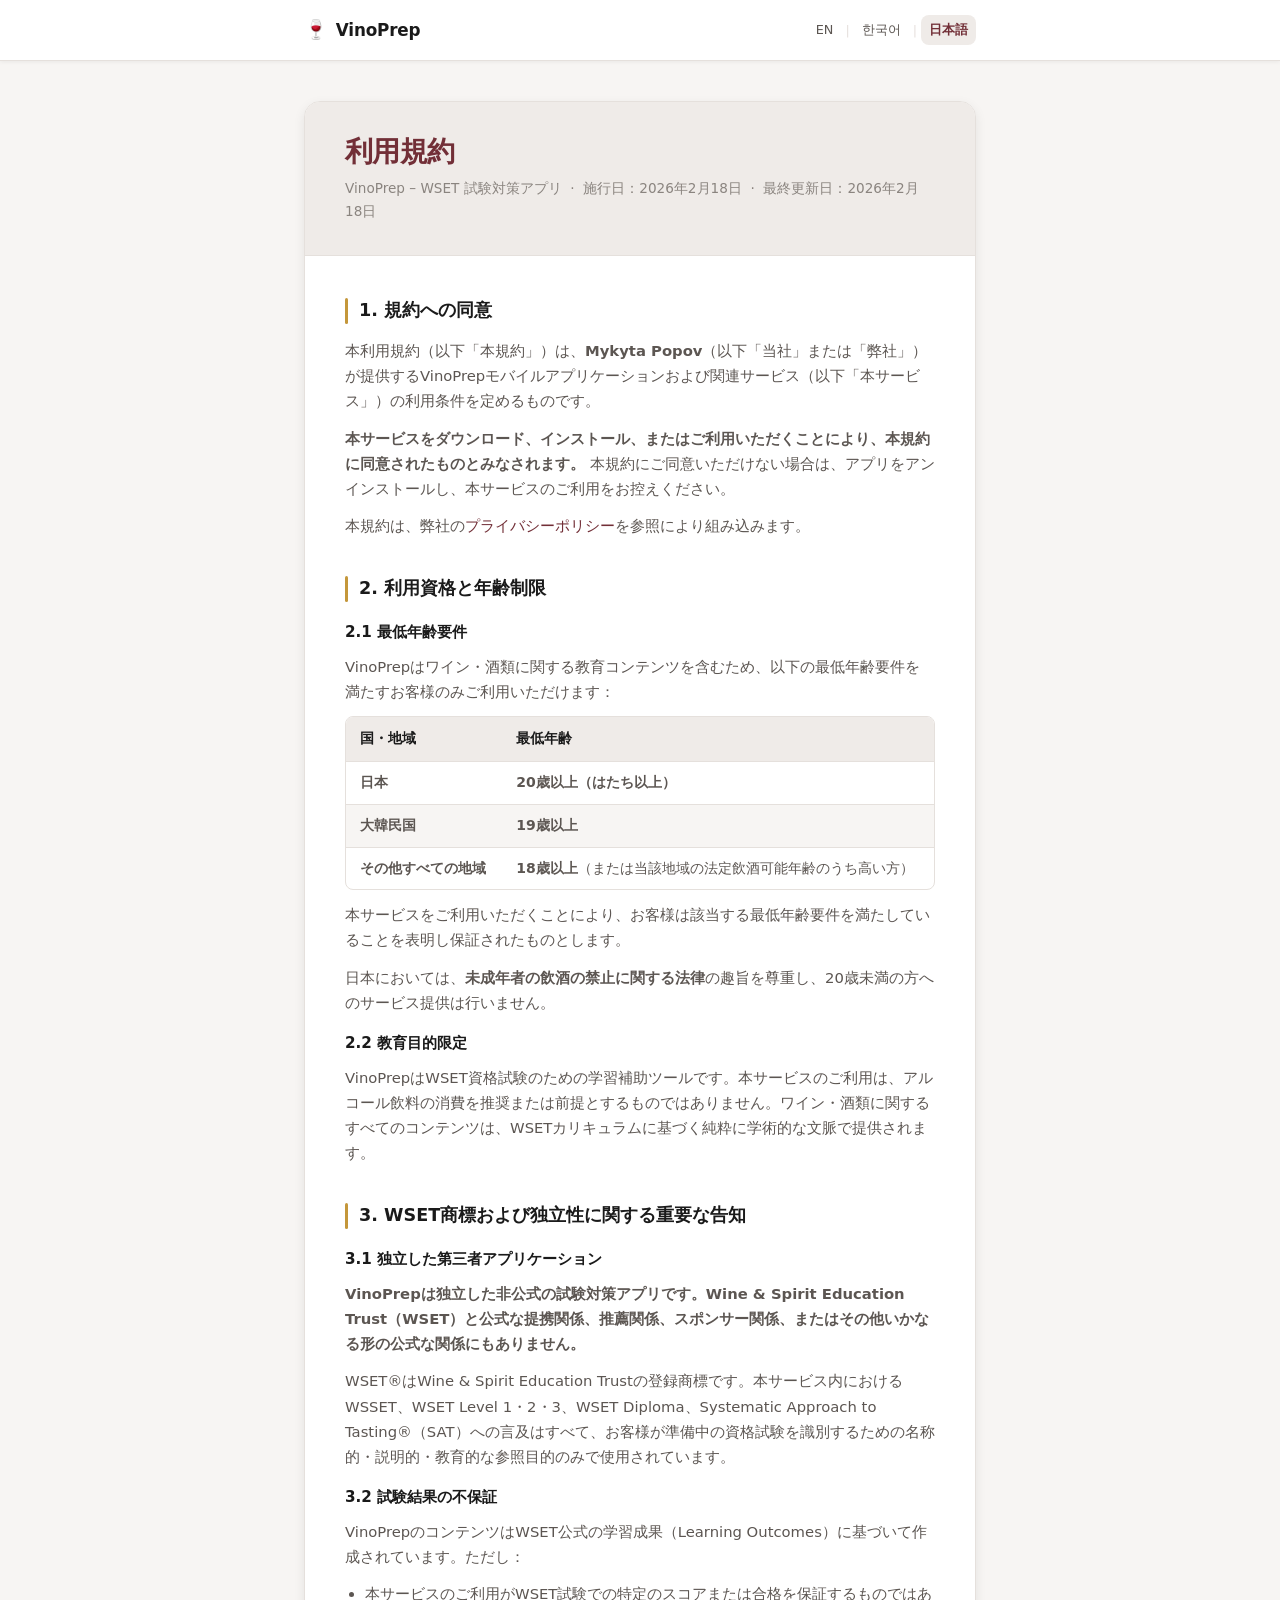
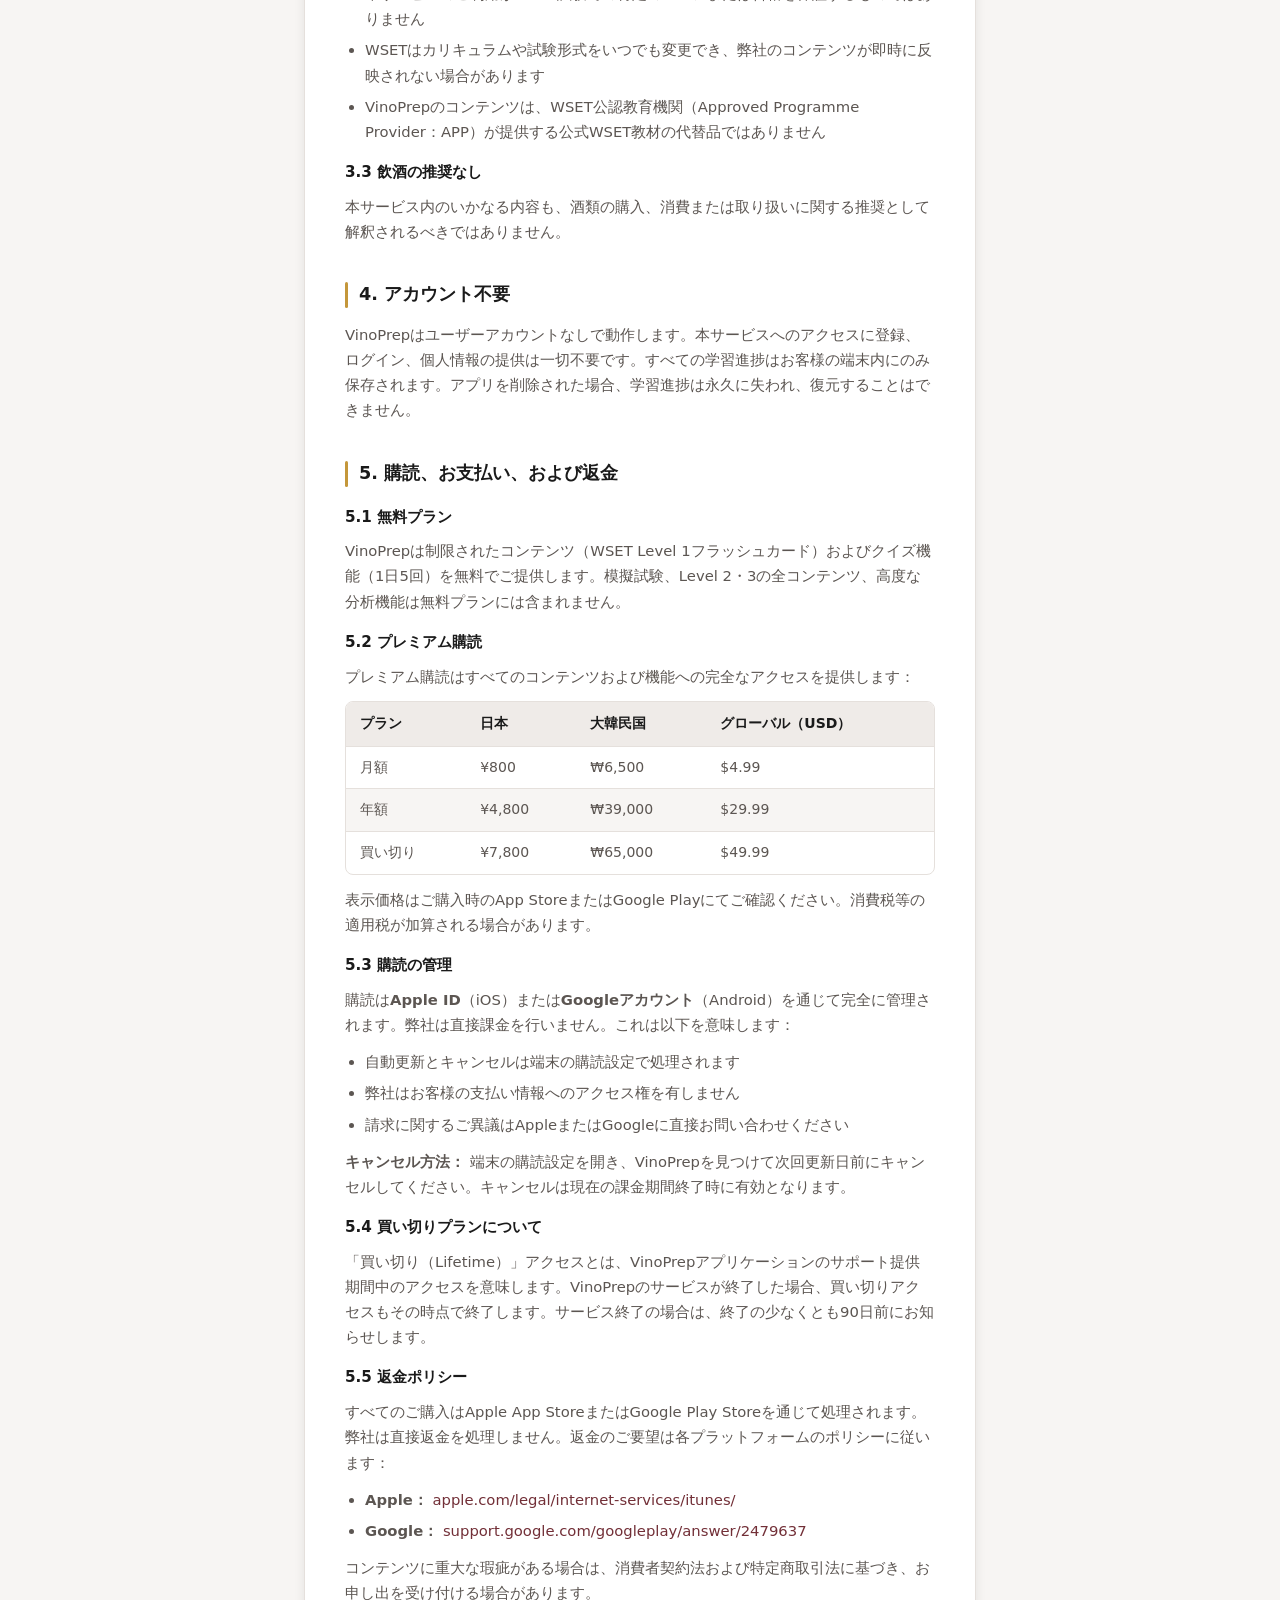
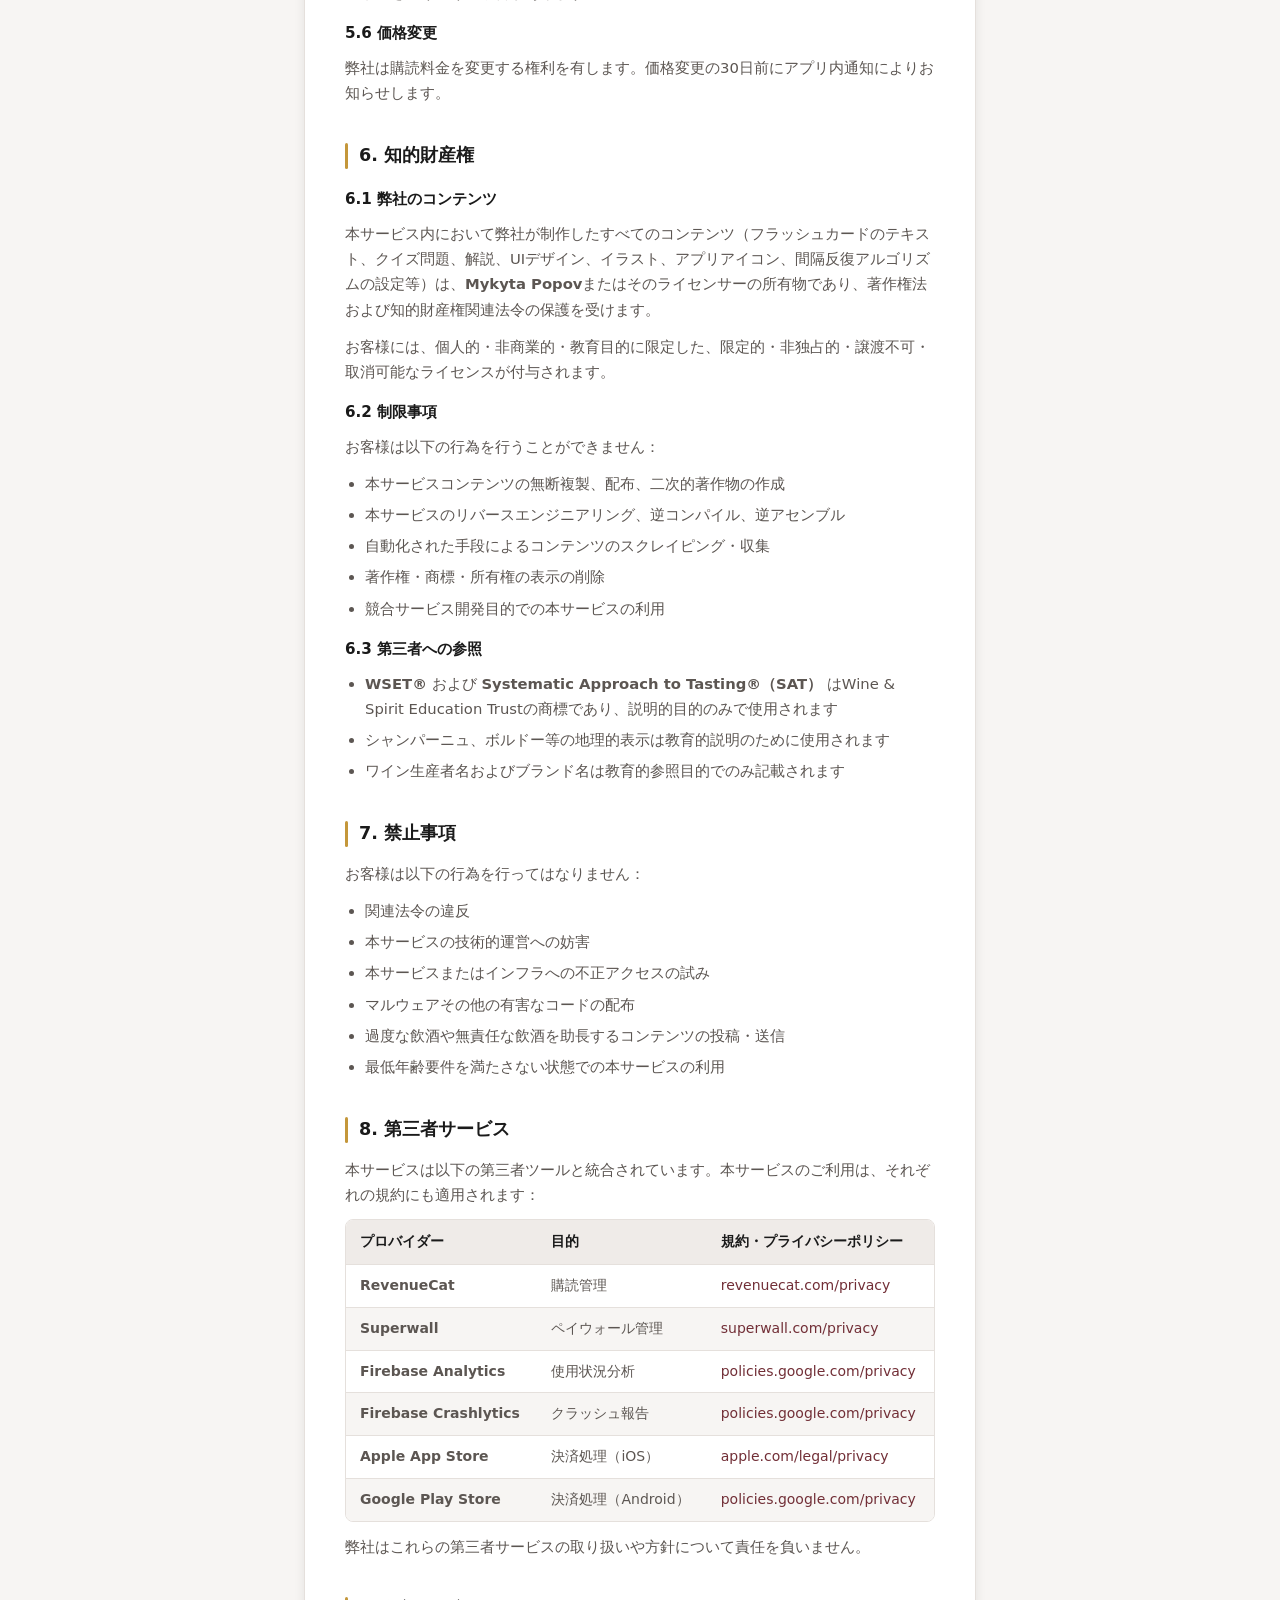
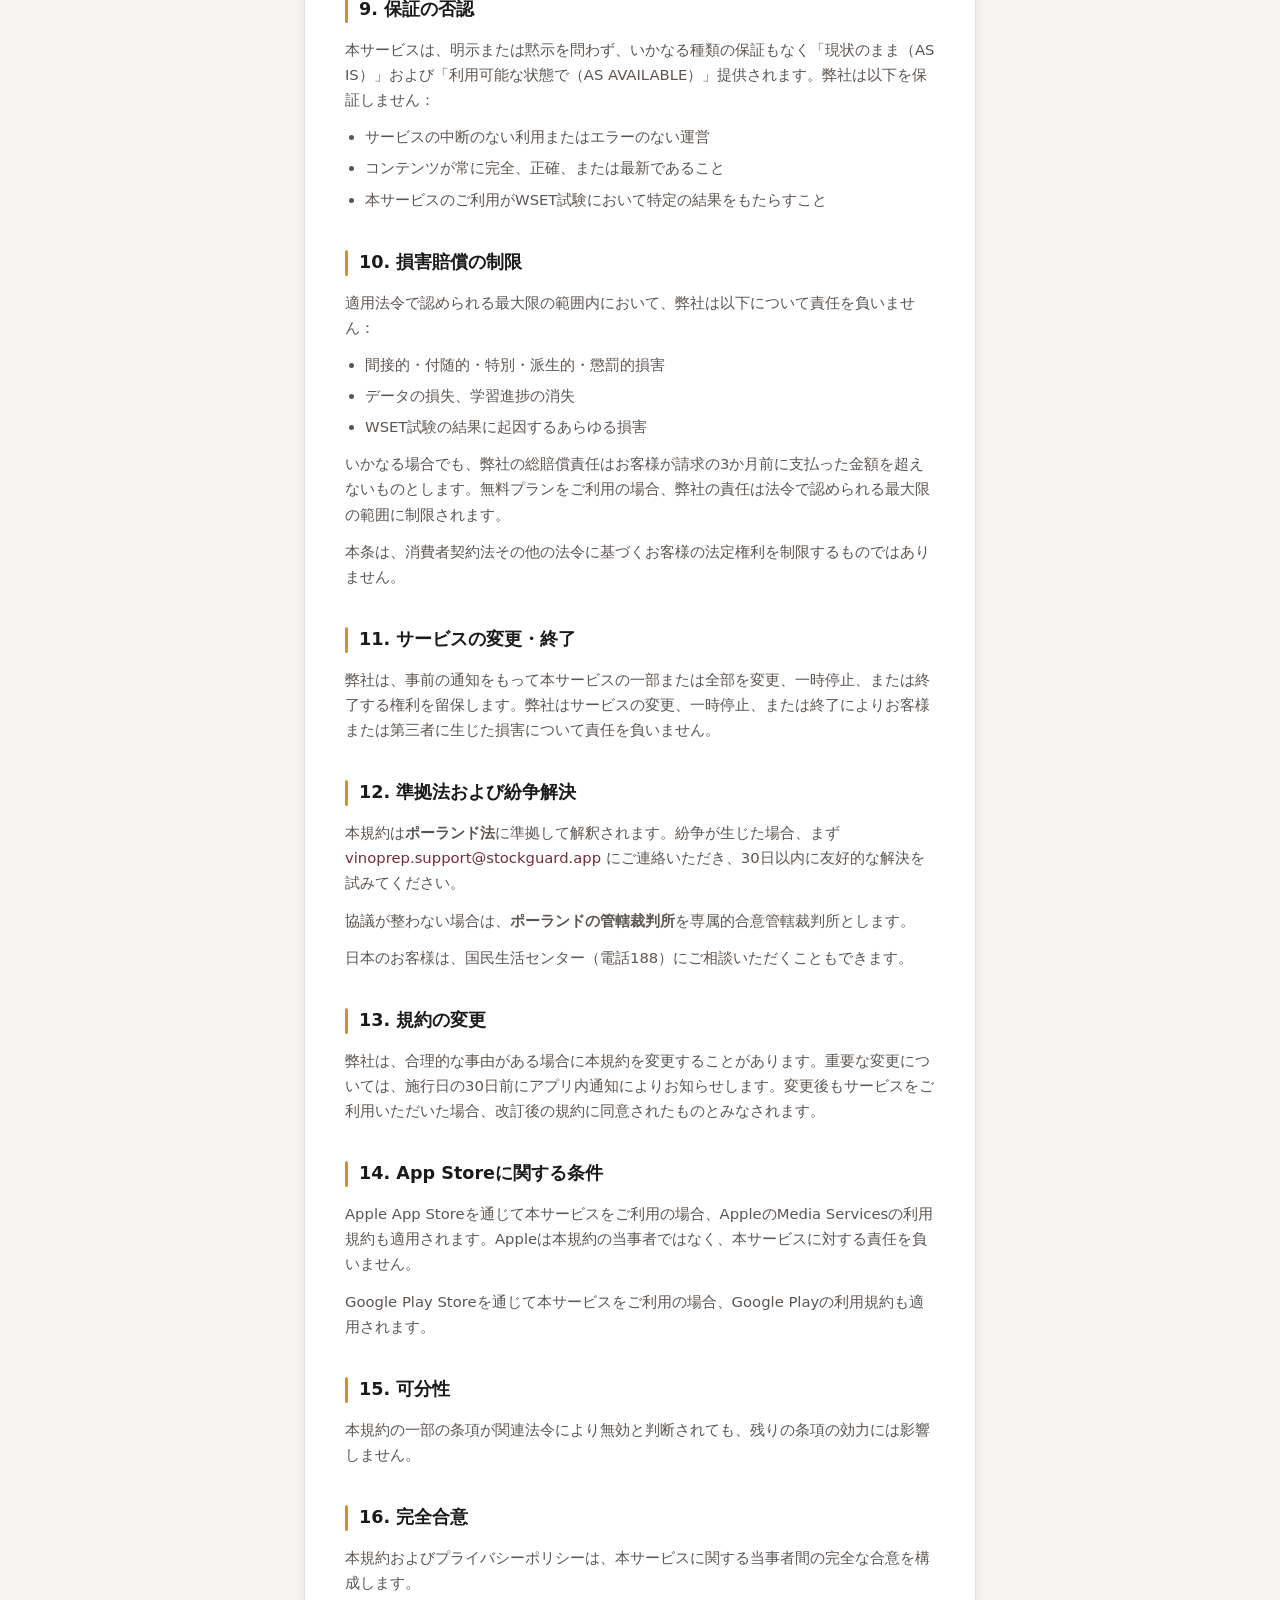
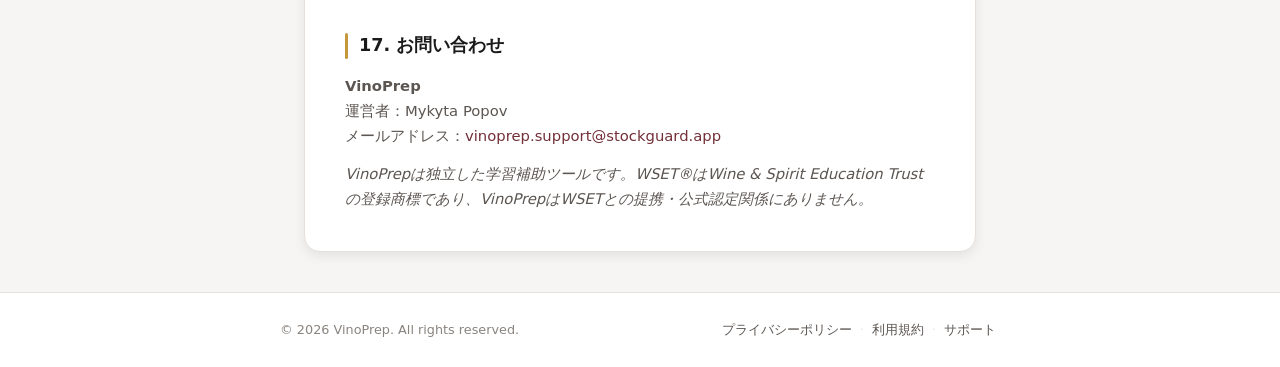
<file: ja/terms-of-use.html>
<!DOCTYPE html>
<html lang="ja">
<head>
  <meta charset="UTF-8" />
  <meta name="viewport" content="width=device-width, initial-scale=1.0" />
  <title>利用規約 — VinoPrep</title>
  <link rel="canonical"  hreflang="ja"        href="https://imnikita.github.io/wine_up_pages/ja/terms-of-use.html" />
  <link rel="alternate"  hreflang="en"        href="https://imnikita.github.io/wine_up_pages/en/terms-of-use.html" />
  <link rel="alternate"  hreflang="ko"        href="https://imnikita.github.io/wine_up_pages/ko/terms-of-use.html" />
  <link rel="alternate"  hreflang="x-default" href="https://imnikita.github.io/wine_up_pages/en/terms-of-use.html" />
  <link rel="stylesheet" href="../styles.css" />
</head>
<body>

  <!-- ── Header ─────────────────────────────────────────────────────────── -->
  <header class="site-header">
    <div class="site-header__inner">
      <a class="site-logo" href="../index.html">
        <span class="site-logo__icon">🍷</span>
        <span>VinoPrep</span>
      </a>
      <nav class="lang-switcher" aria-label="言語選択">
        <a href="../en/terms-of-use.html">EN</a>
        <span class="lang-switcher__sep">|</span>
        <a href="../ko/terms-of-use.html">한국어</a>
        <span class="lang-switcher__sep">|</span>
        <a href="../ja/terms-of-use.html" class="active">日本語</a>
      </nav>
    </div>
  </header>

  <!-- ── Main Content ────────────────────────────────────────────────────── -->
  <main class="content-wrapper">
    <article class="legal-document">

      <div class="document-header">
        <h1>利用規約</h1>
        <p class="last-updated">VinoPrep – WSET 試験対策アプリ &nbsp;·&nbsp; 施行日：2026年2月18日 &nbsp;·&nbsp; 最終更新日：2026年2月18日</p>
      </div>

      <div class="document-body">

        <section class="legal-section">
          <h2>1. 規約への同意</h2>
          <p>本利用規約（以下「本規約」）は、<strong>Mykyta Popov</strong>（以下「当社」または「弊社」）が提供するVinoPrepモバイルアプリケーションおよび関連サービス（以下「本サービス」）の利用条件を定めるものです。</p>
          <p><strong>本サービスをダウンロード、インストール、またはご利用いただくことにより、本規約に同意されたものとみなされます。</strong> 本規約にご同意いただけない場合は、アプリをアンインストールし、本サービスのご利用をお控えください。</p>
          <p>本規約は、弊社の<a href="../ja/privacy-policy.html">プライバシーポリシー</a>を参照により組み込みます。</p>
        </section>

        <section class="legal-section">
          <h2>2. 利用資格と年齢制限</h2>
          <h3>2.1 最低年齢要件</h3>
          <p>VinoPrepはワイン・酒類に関する教育コンテンツを含むため、以下の最低年齢要件を満たすお客様のみご利用いただけます：</p>
          <div class="legal-table-wrap">
            <table class="legal-table">
              <thead>
                <tr><th>国・地域</th><th>最低年齢</th></tr>
              </thead>
              <tbody>
                <tr><td><strong>日本</strong></td><td><strong>20歳以上（はたち以上）</strong></td></tr>
                <tr><td><strong>大韓民国</strong></td><td><strong>19歳以上</strong></td></tr>
                <tr><td><strong>その他すべての地域</strong></td><td><strong>18歳以上</strong>（または当該地域の法定飲酒可能年齢のうち高い方）</td></tr>
              </tbody>
            </table>
          </div>
          <p>本サービスをご利用いただくことにより、お客様は該当する最低年齢要件を満たしていることを表明し保証されたものとします。</p>
          <p>日本においては、<strong>未成年者の飲酒の禁止に関する法律</strong>の趣旨を尊重し、20歳未満の方へのサービス提供は行いません。</p>

          <h3>2.2 教育目的限定</h3>
          <p>VinoPrepはWSET資格試験のための学習補助ツールです。本サービスのご利用は、アルコール飲料の消費を推奨または前提とするものではありません。ワイン・酒類に関するすべてのコンテンツは、WSETカリキュラムに基づく純粋に学術的な文脈で提供されます。</p>
        </section>

        <section class="legal-section">
          <h2>3. WSET商標および独立性に関する重要な告知</h2>
          <h3>3.1 独立した第三者アプリケーション</h3>
          <p><strong>VinoPrepは独立した非公式の試験対策アプリです。Wine &amp; Spirit Education Trust（WSET）と公式な提携関係、推薦関係、スポンサー関係、またはその他いかなる形の公式な関係にもありません。</strong></p>
          <p>WSET®はWine &amp; Spirit Education Trustの登録商標です。本サービス内におけるWSSET、WSET Level 1・2・3、WSET Diploma、Systematic Approach to Tasting®（SAT）への言及はすべて、お客様が準備中の資格試験を識別するための名称的・説明的・教育的な参照目的のみで使用されています。</p>

          <h3>3.2 試験結果の不保証</h3>
          <p>VinoPrepのコンテンツはWSET公式の学習成果（Learning Outcomes）に基づいて作成されています。ただし：</p>
          <ul>
            <li>本サービスのご利用がWSET試験での特定のスコアまたは合格を保証するものではありません</li>
            <li>WSETはカリキュラムや試験形式をいつでも変更でき、弊社のコンテンツが即時に反映されない場合があります</li>
            <li>VinoPrepのコンテンツは、WSET公認教育機関（Approved Programme Provider：APP）が提供する公式WSET教材の代替品ではありません</li>
          </ul>

          <h3>3.3 飲酒の推奨なし</h3>
          <p>本サービス内のいかなる内容も、酒類の購入、消費または取り扱いに関する推奨として解釈されるべきではありません。</p>
        </section>

        <section class="legal-section">
          <h2>4. アカウント不要</h2>
          <p>VinoPrepはユーザーアカウントなしで動作します。本サービスへのアクセスに登録、ログイン、個人情報の提供は一切不要です。すべての学習進捗はお客様の端末内にのみ保存されます。アプリを削除された場合、学習進捗は永久に失われ、復元することはできません。</p>
        </section>

        <section class="legal-section">
          <h2>5. 購読、お支払い、および返金</h2>
          <h3>5.1 無料プラン</h3>
          <p>VinoPrepは制限されたコンテンツ（WSET Level 1フラッシュカード）およびクイズ機能（1日5回）を無料でご提供します。模擬試験、Level 2・3の全コンテンツ、高度な分析機能は無料プランには含まれません。</p>

          <h3>5.2 プレミアム購読</h3>
          <p>プレミアム購読はすべてのコンテンツおよび機能への完全なアクセスを提供します：</p>
          <div class="legal-table-wrap">
            <table class="legal-table">
              <thead>
                <tr><th>プラン</th><th>日本</th><th>大韓民国</th><th>グローバル（USD）</th></tr>
              </thead>
              <tbody>
                <tr><td>月額</td><td>¥800</td><td>₩6,500</td><td>$4.99</td></tr>
                <tr><td>年額</td><td>¥4,800</td><td>₩39,000</td><td>$29.99</td></tr>
                <tr><td>買い切り</td><td>¥7,800</td><td>₩65,000</td><td>$49.99</td></tr>
              </tbody>
            </table>
          </div>
          <p>表示価格はご購入時のApp StoreまたはGoogle Playにてご確認ください。消費税等の適用税が加算される場合があります。</p>

          <h3>5.3 購読の管理</h3>
          <p>購読は<strong>Apple ID</strong>（iOS）または<strong>Googleアカウント</strong>（Android）を通じて完全に管理されます。弊社は直接課金を行いません。これは以下を意味します：</p>
          <ul>
            <li>自動更新とキャンセルは端末の購読設定で処理されます</li>
            <li>弊社はお客様の支払い情報へのアクセス権を有しません</li>
            <li>請求に関するご異議はAppleまたはGoogleに直接お問い合わせください</li>
          </ul>
          <p><strong>キャンセル方法：</strong> 端末の購読設定を開き、VinoPrepを見つけて次回更新日前にキャンセルしてください。キャンセルは現在の課金期間終了時に有効となります。</p>

          <h3>5.4 買い切りプランについて</h3>
          <p>「買い切り（Lifetime）」アクセスとは、VinoPrepアプリケーションのサポート提供期間中のアクセスを意味します。VinoPrepのサービスが終了した場合、買い切りアクセスもその時点で終了します。サービス終了の場合は、終了の少なくとも90日前にお知らせします。</p>

          <h3>5.5 返金ポリシー</h3>
          <p>すべてのご購入はApple App StoreまたはGoogle Play Storeを通じて処理されます。弊社は直接返金を処理しません。返金のご要望は各プラットフォームのポリシーに従います：</p>
          <ul>
            <li><strong>Apple：</strong> <a href="https://www.apple.com/legal/internet-services/itunes/" target="_blank" rel="noopener">apple.com/legal/internet-services/itunes/</a></li>
            <li><strong>Google：</strong> <a href="https://support.google.com/googleplay/answer/2479637" target="_blank" rel="noopener">support.google.com/googleplay/answer/2479637</a></li>
          </ul>
          <p>コンテンツに重大な瑕疵がある場合は、消費者契約法および特定商取引法に基づき、お申し出を受け付ける場合があります。</p>

          <h3>5.6 価格変更</h3>
          <p>弊社は購読料金を変更する権利を有します。価格変更の30日前にアプリ内通知によりお知らせします。</p>
        </section>

        <section class="legal-section">
          <h2>6. 知的財産権</h2>
          <h3>6.1 弊社のコンテンツ</h3>
          <p>本サービス内において弊社が制作したすべてのコンテンツ（フラッシュカードのテキスト、クイズ問題、解説、UIデザイン、イラスト、アプリアイコン、間隔反復アルゴリズムの設定等）は、<strong>Mykyta Popov</strong>またはそのライセンサーの所有物であり、著作権法および知的財産権関連法令の保護を受けます。</p>
          <p>お客様には、個人的・非商業的・教育目的に限定した、限定的・非独占的・譲渡不可・取消可能なライセンスが付与されます。</p>

          <h3>6.2 制限事項</h3>
          <p>お客様は以下の行為を行うことができません：</p>
          <ul>
            <li>本サービスコンテンツの無断複製、配布、二次的著作物の作成</li>
            <li>本サービスのリバースエンジニアリング、逆コンパイル、逆アセンブル</li>
            <li>自動化された手段によるコンテンツのスクレイピング・収集</li>
            <li>著作権・商標・所有権の表示の削除</li>
            <li>競合サービス開発目的での本サービスの利用</li>
          </ul>

          <h3>6.3 第三者への参照</h3>
          <ul>
            <li><strong>WSET®</strong> および <strong>Systematic Approach to Tasting®（SAT）</strong> はWine &amp; Spirit Education Trustの商標であり、説明的目的のみで使用されます</li>
            <li>シャンパーニュ、ボルドー等の地理的表示は教育的説明のために使用されます</li>
            <li>ワイン生産者名およびブランド名は教育的参照目的でのみ記載されます</li>
          </ul>
        </section>

        <section class="legal-section">
          <h2>7. 禁止事項</h2>
          <p>お客様は以下の行為を行ってはなりません：</p>
          <ul>
            <li>関連法令の違反</li>
            <li>本サービスの技術的運営への妨害</li>
            <li>本サービスまたはインフラへの不正アクセスの試み</li>
            <li>マルウェアその他の有害なコードの配布</li>
            <li>過度な飲酒や無責任な飲酒を助長するコンテンツの投稿・送信</li>
            <li>最低年齢要件を満たさない状態での本サービスの利用</li>
          </ul>
        </section>

        <section class="legal-section">
          <h2>8. 第三者サービス</h2>
          <p>本サービスは以下の第三者ツールと統合されています。本サービスのご利用は、それぞれの規約にも適用されます：</p>
          <div class="legal-table-wrap">
            <table class="legal-table">
              <thead>
                <tr><th>プロバイダー</th><th>目的</th><th>規約・プライバシーポリシー</th></tr>
              </thead>
              <tbody>
                <tr>
                  <td><strong>RevenueCat</strong></td>
                  <td>購読管理</td>
                  <td><a href="https://www.revenuecat.com/privacy" target="_blank" rel="noopener">revenuecat.com/privacy</a></td>
                </tr>
                <tr>
                  <td><strong>Superwall</strong></td>
                  <td>ペイウォール管理</td>
                  <td><a href="https://superwall.com/privacy" target="_blank" rel="noopener">superwall.com/privacy</a></td>
                </tr>
                <tr>
                  <td><strong>Firebase Analytics</strong></td>
                  <td>使用状況分析</td>
                  <td><a href="https://policies.google.com/privacy" target="_blank" rel="noopener">policies.google.com/privacy</a></td>
                </tr>
                <tr>
                  <td><strong>Firebase Crashlytics</strong></td>
                  <td>クラッシュ報告</td>
                  <td><a href="https://policies.google.com/privacy" target="_blank" rel="noopener">policies.google.com/privacy</a></td>
                </tr>
                <tr>
                  <td><strong>Apple App Store</strong></td>
                  <td>決済処理（iOS）</td>
                  <td><a href="https://www.apple.com/legal/privacy/" target="_blank" rel="noopener">apple.com/legal/privacy</a></td>
                </tr>
                <tr>
                  <td><strong>Google Play Store</strong></td>
                  <td>決済処理（Android）</td>
                  <td><a href="https://policies.google.com/privacy" target="_blank" rel="noopener">policies.google.com/privacy</a></td>
                </tr>
              </tbody>
            </table>
          </div>
          <p>弊社はこれらの第三者サービスの取り扱いや方針について責任を負いません。</p>
        </section>

        <section class="legal-section">
          <h2>9. 保証の否認</h2>
          <p>本サービスは、明示または黙示を問わず、いかなる種類の保証もなく「現状のまま（AS IS）」および「利用可能な状態で（AS AVAILABLE）」提供されます。弊社は以下を保証しません：</p>
          <ul>
            <li>サービスの中断のない利用またはエラーのない運営</li>
            <li>コンテンツが常に完全、正確、または最新であること</li>
            <li>本サービスのご利用がWSET試験において特定の結果をもたらすこと</li>
          </ul>
        </section>

        <section class="legal-section">
          <h2>10. 損害賠償の制限</h2>
          <p>適用法令で認められる最大限の範囲内において、弊社は以下について責任を負いません：</p>
          <ul>
            <li>間接的・付随的・特別・派生的・懲罰的損害</li>
            <li>データの損失、学習進捗の消失</li>
            <li>WSET試験の結果に起因するあらゆる損害</li>
          </ul>
          <p>いかなる場合でも、弊社の総賠償責任はお客様が請求の3か月前に支払った金額を超えないものとします。無料プランをご利用の場合、弊社の責任は法令で認められる最大限の範囲に制限されます。</p>
          <p>本条は、消費者契約法その他の法令に基づくお客様の法定権利を制限するものではありません。</p>
        </section>

        <section class="legal-section">
          <h2>11. サービスの変更・終了</h2>
          <p>弊社は、事前の通知をもって本サービスの一部または全部を変更、一時停止、または終了する権利を留保します。弊社はサービスの変更、一時停止、または終了によりお客様または第三者に生じた損害について責任を負いません。</p>
        </section>

        <section class="legal-section">
          <h2>12. 準拠法および紛争解決</h2>
          <p>本規約は<strong>ポーランド法</strong>に準拠して解釈されます。紛争が生じた場合、まず <a href="mailto:vinoprep.support@stockguard.app">vinoprep.support@stockguard.app</a> にご連絡いただき、30日以内に友好的な解決を試みてください。</p>
          <p>協議が整わない場合は、<strong>ポーランドの管轄裁判所</strong>を専属的合意管轄裁判所とします。</p>
          <p>日本のお客様は、国民生活センター（電話188）にご相談いただくこともできます。</p>
        </section>

        <section class="legal-section">
          <h2>13. 規約の変更</h2>
          <p>弊社は、合理的な事由がある場合に本規約を変更することがあります。重要な変更については、施行日の30日前にアプリ内通知によりお知らせします。変更後もサービスをご利用いただいた場合、改訂後の規約に同意されたものとみなされます。</p>
        </section>

        <section class="legal-section">
          <h2>14. App Storeに関する条件</h2>
          <p>Apple App Storeを通じて本サービスをご利用の場合、AppleのMedia Servicesの利用規約も適用されます。Appleは本規約の当事者ではなく、本サービスに対する責任を負いません。</p>
          <p>Google Play Storeを通じて本サービスをご利用の場合、Google Playの利用規約も適用されます。</p>
        </section>

        <section class="legal-section">
          <h2>15. 可分性</h2>
          <p>本規約の一部の条項が関連法令により無効と判断されても、残りの条項の効力には影響しません。</p>
        </section>

        <section class="legal-section">
          <h2>16. 完全合意</h2>
          <p>本規約およびプライバシーポリシーは、本サービスに関する当事者間の完全な合意を構成します。</p>
        </section>

        <section class="legal-section">
          <h2>17. お問い合わせ</h2>
          <p><strong>VinoPrep</strong><br />
          運営者：Mykyta Popov<br />
          メールアドレス：<a href="mailto:vinoprep.support@stockguard.app">vinoprep.support@stockguard.app</a></p>
          <p><em>VinoPrepは独立した学習補助ツールです。WSET®はWine &amp; Spirit Education Trustの登録商標であり、VinoPrepはWSETとの提携・公式認定関係にありません。</em></p>
        </section>

      </div><!-- /.document-body -->
    </article>
  </main>

  <!-- ── Footer ──────────────────────────────────────────────────────────── -->
  <footer class="site-footer">
    <div class="site-footer__inner">
      <p class="site-footer__copyright">© 2026 VinoPrep. All rights reserved.</p>
      <nav class="site-footer__nav" aria-label="法的情報ナビ">
        <a href="../ja/privacy-policy.html">プライバシーポリシー</a>
        <span class="site-footer__nav__sep">·</span>
        <a href="../ja/terms-of-use.html">利用規約</a>
        <span class="site-footer__nav__sep">·</span>
        <a href="../ja/support.html">サポート</a>
      </nav>
    </div>
  </footer>

</body>
</html>
</file>
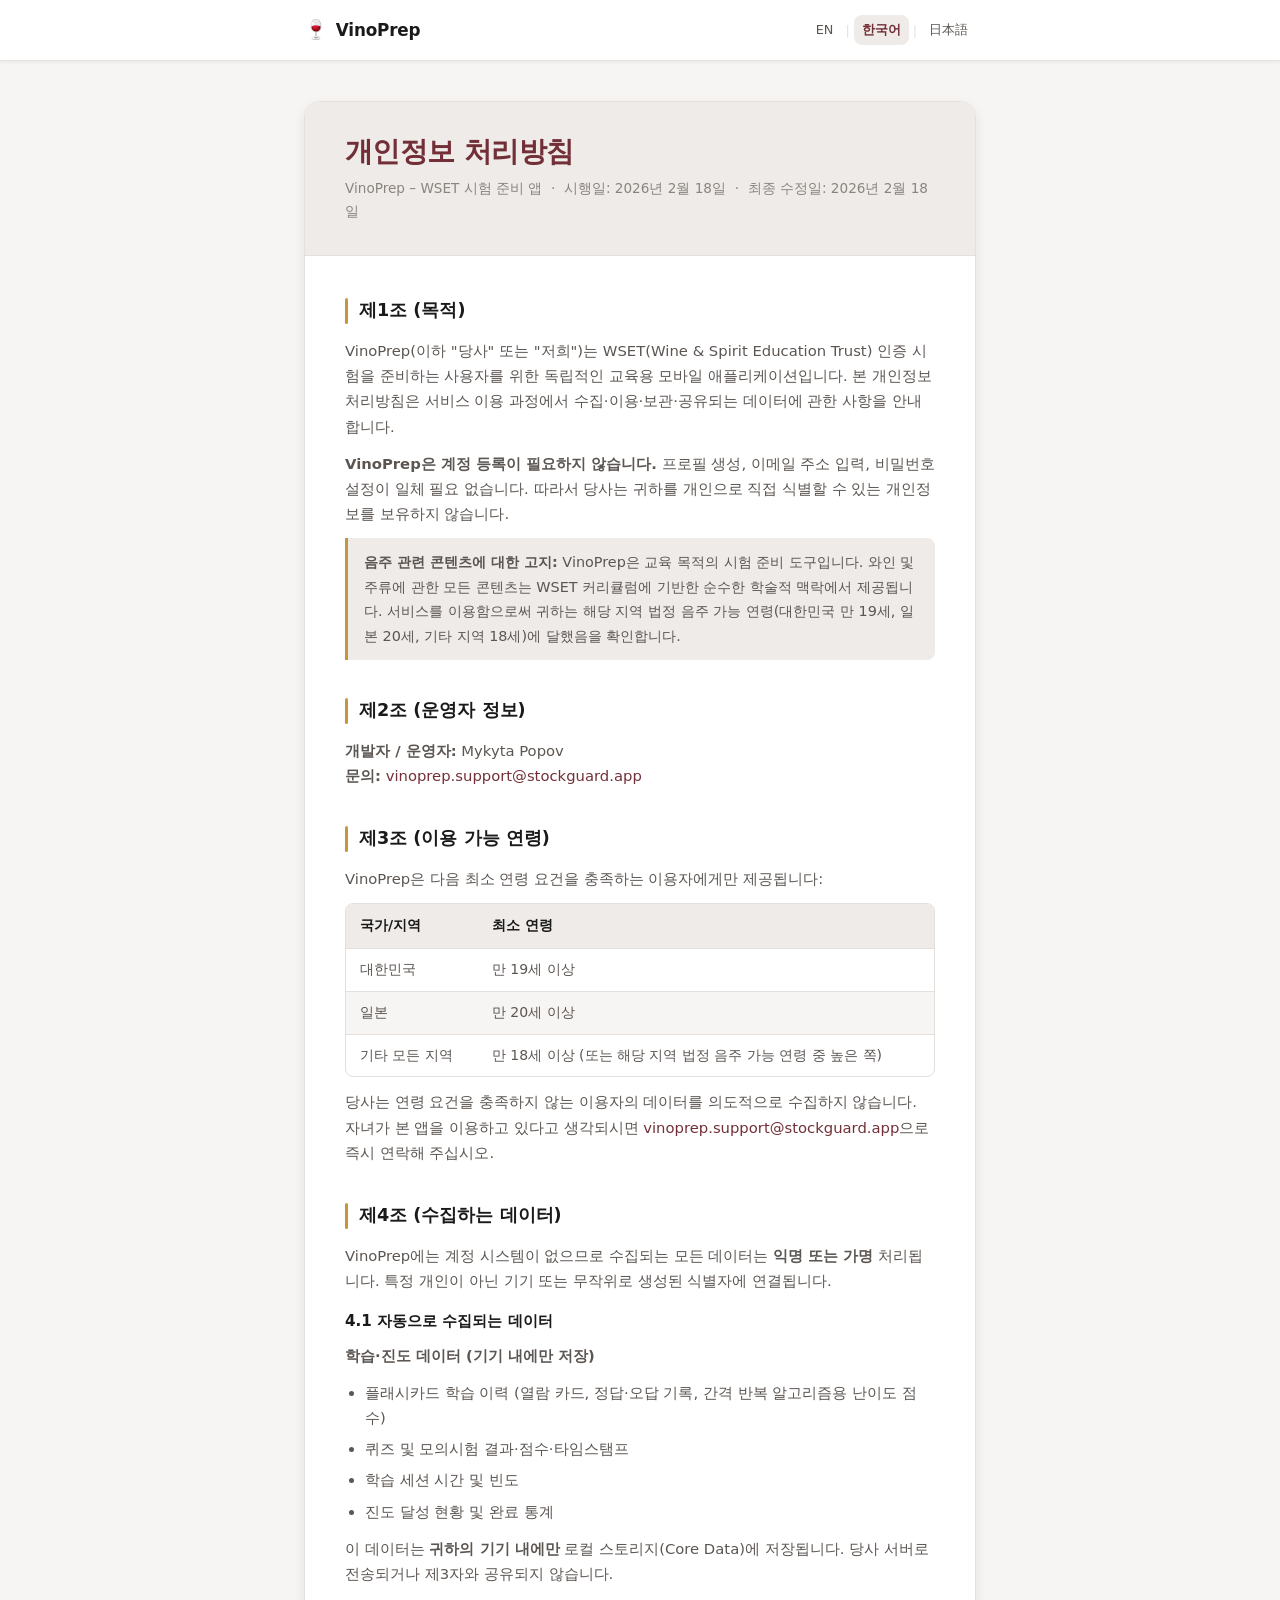
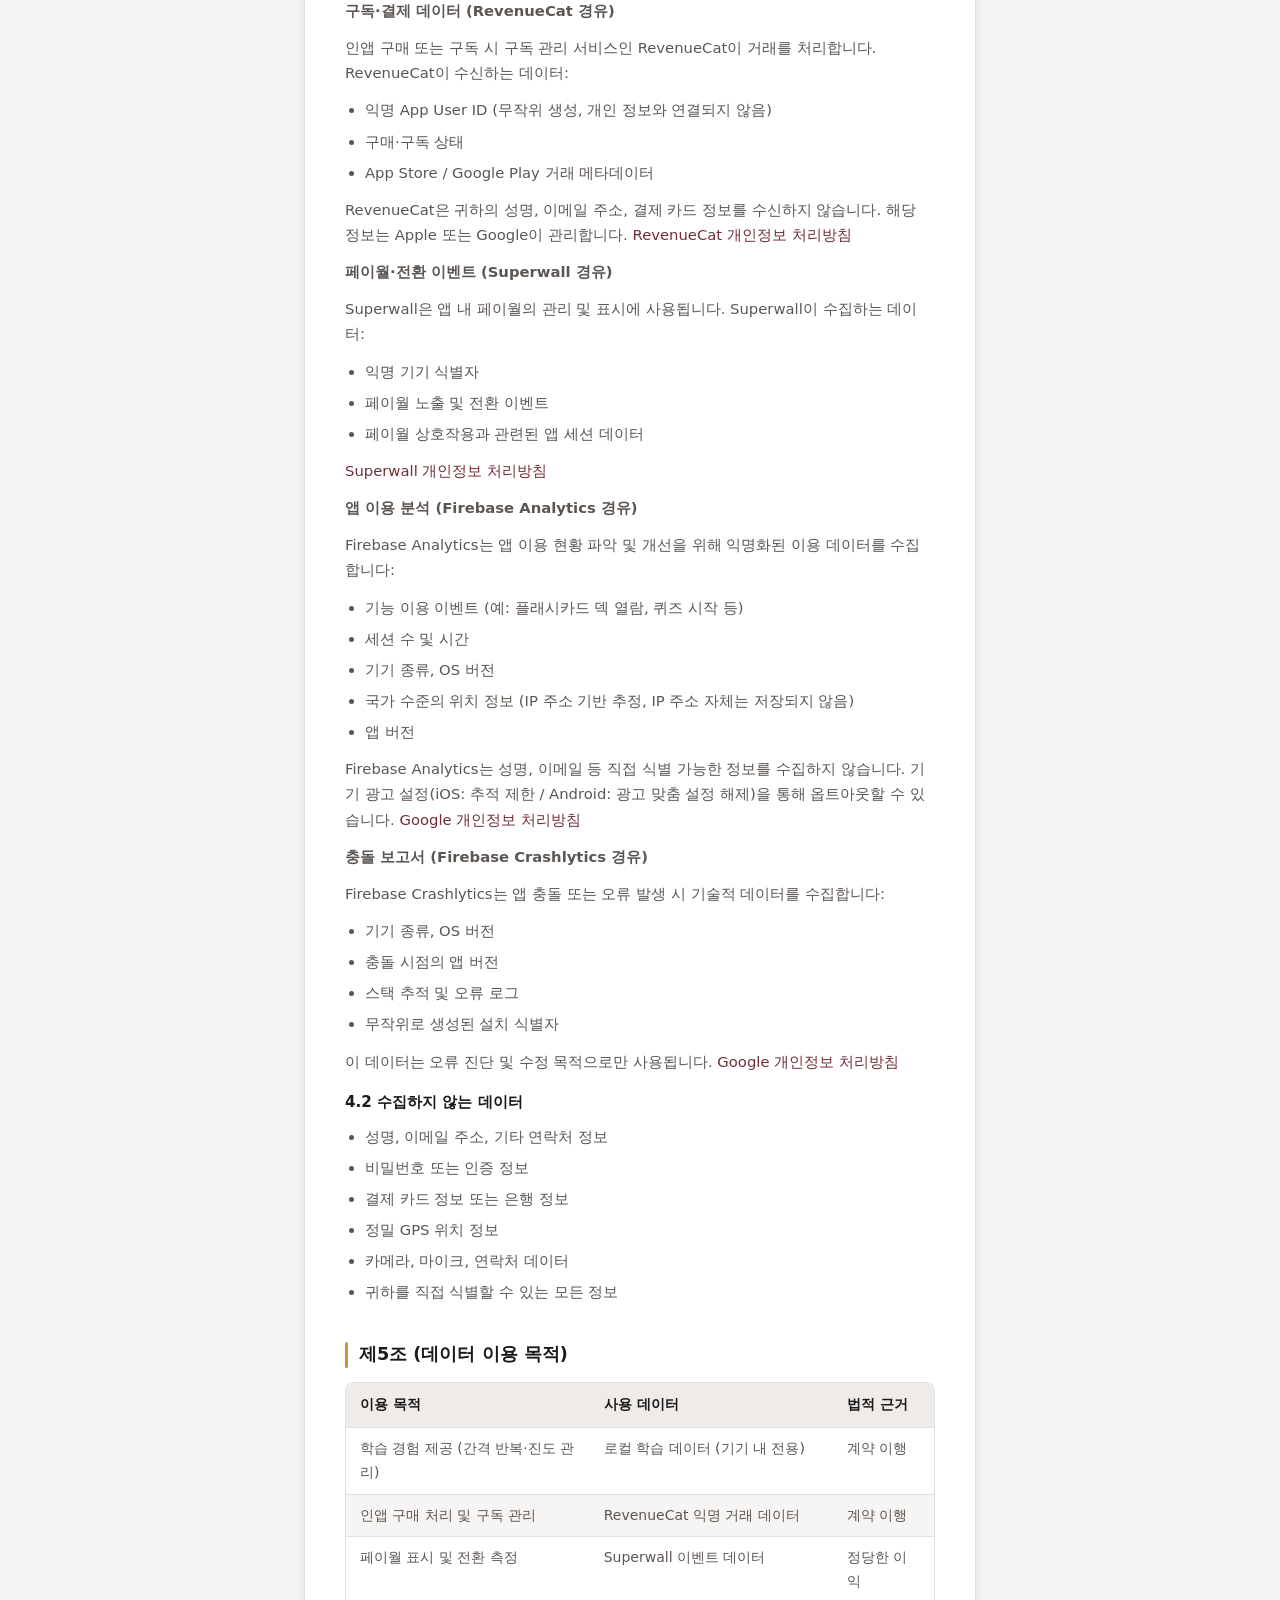
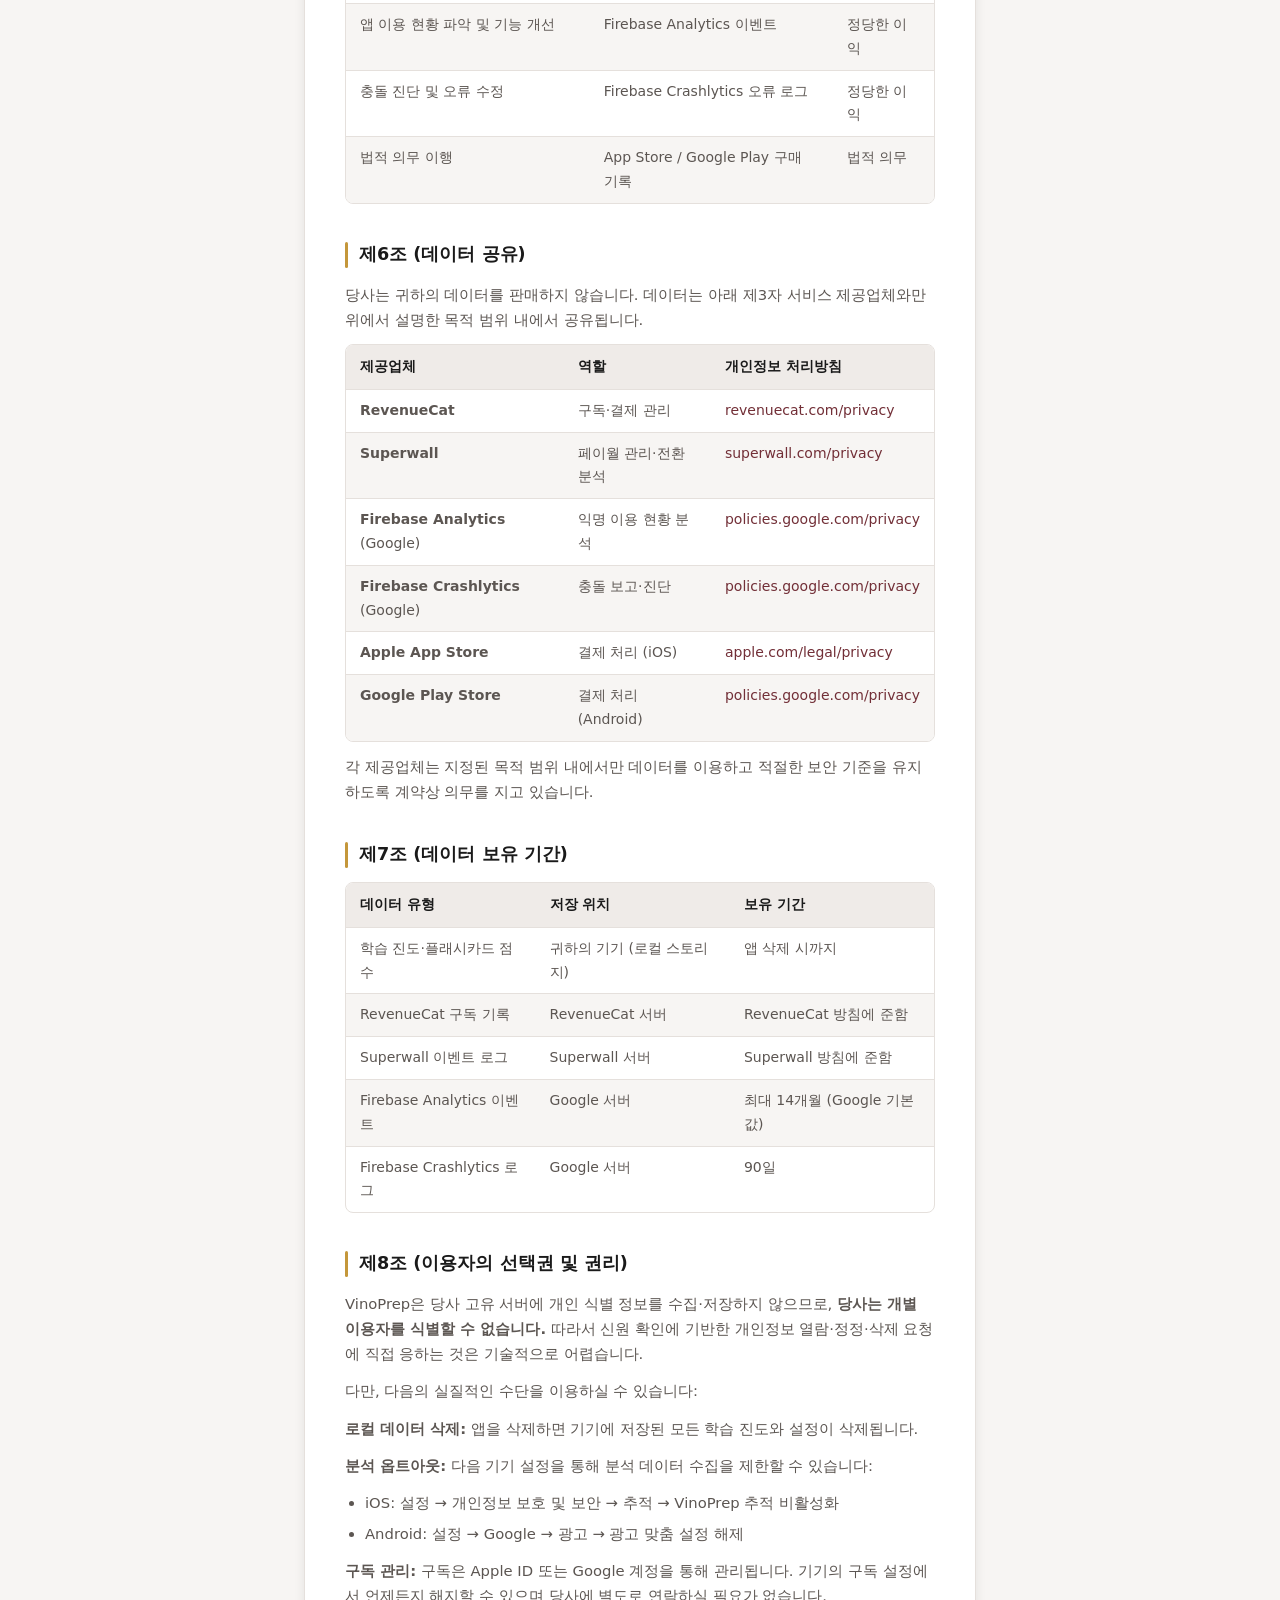
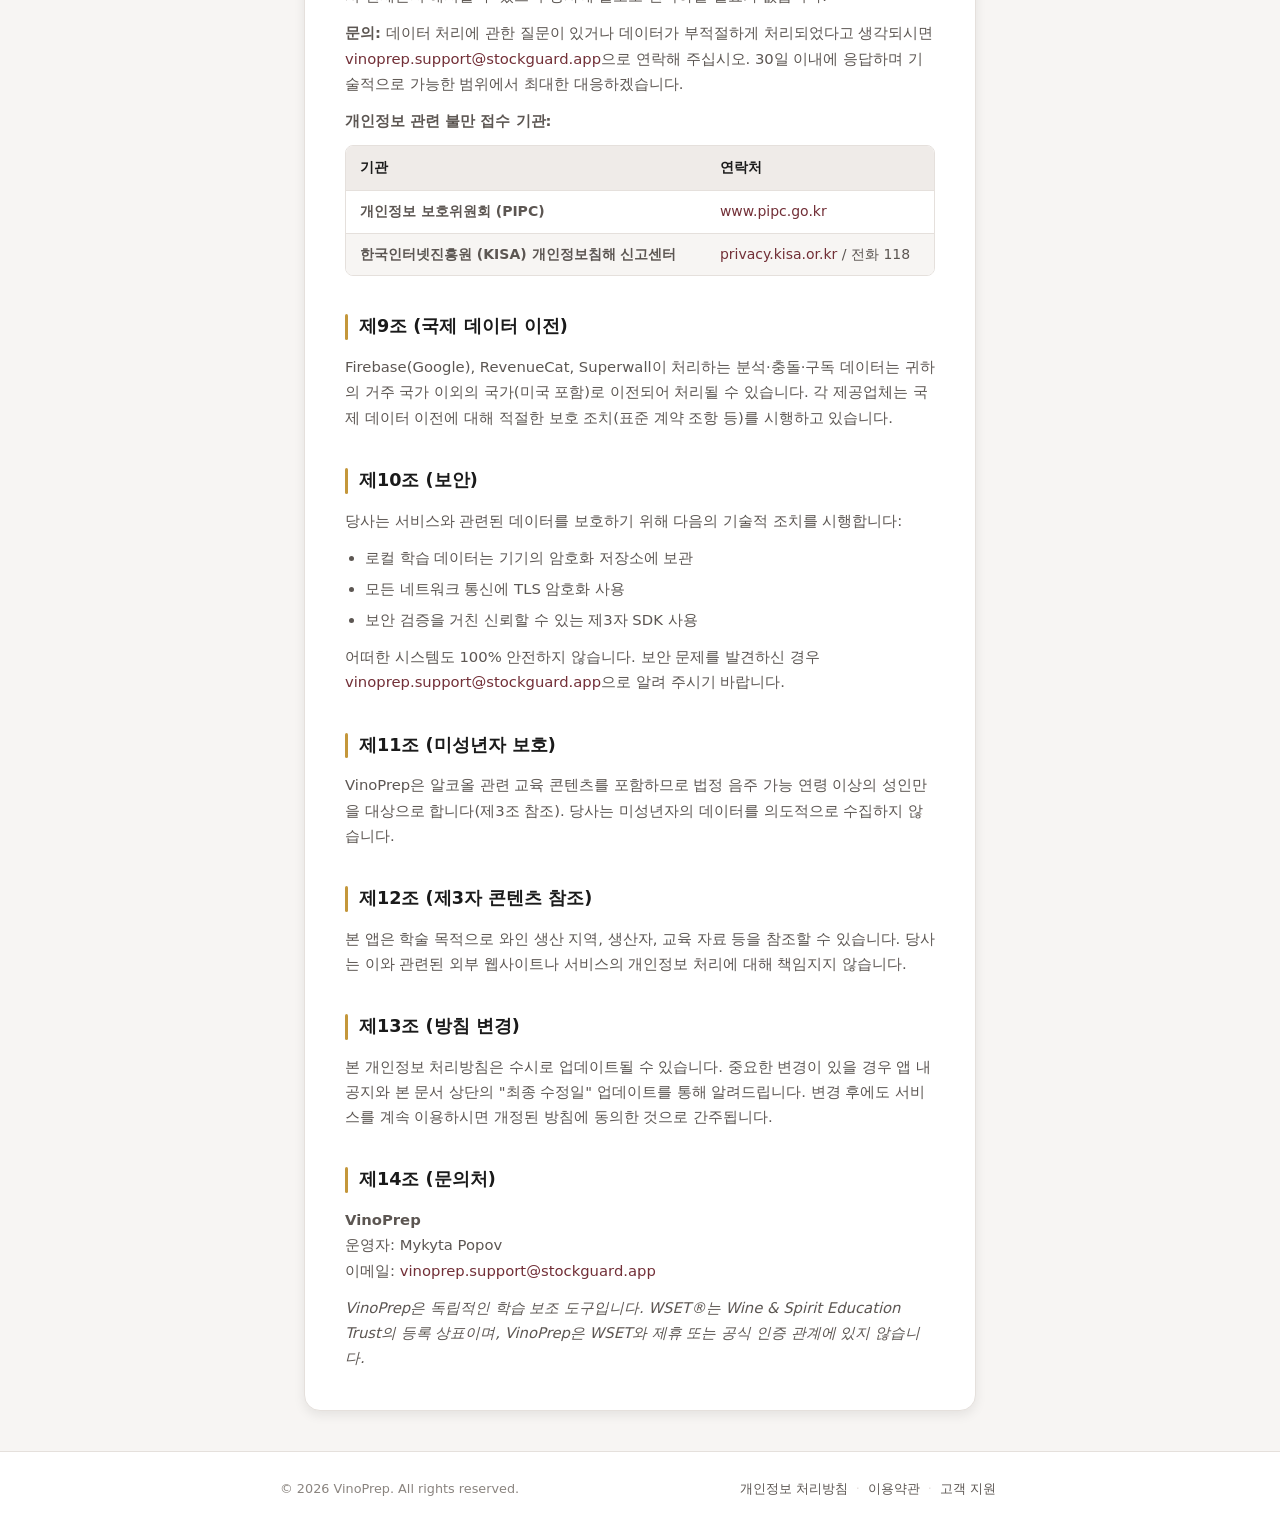
<file: ko/privacy-policy.html>
<!DOCTYPE html>
<html lang="ko">
<head>
  <meta charset="UTF-8" />
  <meta name="viewport" content="width=device-width, initial-scale=1.0" />
  <title>개인정보 처리방침 — VinoPrep</title>
  <link rel="canonical"  hreflang="ko"        href="https://imnikita.github.io/wine_up_pages/ko/privacy-policy.html" />
  <link rel="alternate"  hreflang="en"        href="https://imnikita.github.io/wine_up_pages/en/privacy-policy.html" />
  <link rel="alternate"  hreflang="ja"        href="https://imnikita.github.io/wine_up_pages/ja/privacy-policy.html" />
  <link rel="alternate"  hreflang="x-default" href="https://imnikita.github.io/wine_up_pages/en/privacy-policy.html" />
  <link rel="stylesheet" href="../styles.css" />
</head>
<body>

  <!-- ── Header ─────────────────────────────────────────────────────────── -->
  <header class="site-header">
    <div class="site-header__inner">
      <a class="site-logo" href="../index.html">
        <span class="site-logo__icon">🍷</span>
        <span>VinoPrep</span>
      </a>
      <nav class="lang-switcher" aria-label="언어 선택">
        <a href="../en/privacy-policy.html">EN</a>
        <span class="lang-switcher__sep">|</span>
        <a href="../ko/privacy-policy.html" class="active">한국어</a>
        <span class="lang-switcher__sep">|</span>
        <a href="../ja/privacy-policy.html">日本語</a>
      </nav>
    </div>
  </header>

  <!-- ── Main Content ────────────────────────────────────────────────────── -->
  <main class="content-wrapper">
    <article class="legal-document">

      <div class="document-header">
        <h1>개인정보 처리방침</h1>
        <p class="last-updated">VinoPrep – WSET 시험 준비 앱 &nbsp;·&nbsp; 시행일: 2026년 2월 18일 &nbsp;·&nbsp; 최종 수정일: 2026년 2월 18일</p>
      </div>

      <div class="document-body">

        <section class="legal-section">
          <h2>제1조 (목적)</h2>
          <p>VinoPrep(이하 "당사" 또는 "저희")는 WSET(Wine &amp; Spirit Education Trust) 인증 시험을 준비하는 사용자를 위한 독립적인 교육용 모바일 애플리케이션입니다. 본 개인정보 처리방침은 서비스 이용 과정에서 수집·이용·보관·공유되는 데이터에 관한 사항을 안내합니다.</p>
          <p><strong>VinoPrep은 계정 등록이 필요하지 않습니다.</strong> 프로필 생성, 이메일 주소 입력, 비밀번호 설정이 일체 필요 없습니다. 따라서 당사는 귀하를 개인으로 직접 식별할 수 있는 개인정보를 보유하지 않습니다.</p>
          <blockquote>
            <strong>음주 관련 콘텐츠에 대한 고지:</strong> VinoPrep은 교육 목적의 시험 준비 도구입니다. 와인 및 주류에 관한 모든 콘텐츠는 WSET 커리큘럼에 기반한 순수한 학술적 맥락에서 제공됩니다. 서비스를 이용함으로써 귀하는 해당 지역 법정 음주 가능 연령(대한민국 만 19세, 일본 20세, 기타 지역 18세)에 달했음을 확인합니다.
          </blockquote>
        </section>

        <section class="legal-section">
          <h2>제2조 (운영자 정보)</h2>
          <p><strong>개발자 / 운영자:</strong> Mykyta Popov<br />
          <strong>문의:</strong> <a href="mailto:vinoprep.support@stockguard.app">vinoprep.support@stockguard.app</a></p>
        </section>

        <section class="legal-section">
          <h2>제3조 (이용 가능 연령)</h2>
          <p>VinoPrep은 다음 최소 연령 요건을 충족하는 이용자에게만 제공됩니다:</p>
          <div class="legal-table-wrap">
            <table class="legal-table">
              <thead>
                <tr><th>국가/지역</th><th>최소 연령</th></tr>
              </thead>
              <tbody>
                <tr><td>대한민국</td><td>만 19세 이상</td></tr>
                <tr><td>일본</td><td>만 20세 이상</td></tr>
                <tr><td>기타 모든 지역</td><td>만 18세 이상 (또는 해당 지역 법정 음주 가능 연령 중 높은 쪽)</td></tr>
              </tbody>
            </table>
          </div>
          <p>당사는 연령 요건을 충족하지 않는 이용자의 데이터를 의도적으로 수집하지 않습니다. 자녀가 본 앱을 이용하고 있다고 생각되시면 <a href="mailto:vinoprep.support@stockguard.app">vinoprep.support@stockguard.app</a>으로 즉시 연락해 주십시오.</p>
        </section>

        <section class="legal-section">
          <h2>제4조 (수집하는 데이터)</h2>
          <p>VinoPrep에는 계정 시스템이 없으므로 수집되는 모든 데이터는 <strong>익명 또는 가명</strong> 처리됩니다. 특정 개인이 아닌 기기 또는 무작위로 생성된 식별자에 연결됩니다.</p>

          <h3>4.1 자동으로 수집되는 데이터</h3>
          <p><strong>학습·진도 데이터 (기기 내에만 저장)</strong></p>
          <ul>
            <li>플래시카드 학습 이력 (열람 카드, 정답·오답 기록, 간격 반복 알고리즘용 난이도 점수)</li>
            <li>퀴즈 및 모의시험 결과·점수·타임스탬프</li>
            <li>학습 세션 시간 및 빈도</li>
            <li>진도 달성 현황 및 완료 통계</li>
          </ul>
          <p>이 데이터는 <strong>귀하의 기기 내에만</strong> 로컬 스토리지(Core Data)에 저장됩니다. 당사 서버로 전송되거나 제3자와 공유되지 않습니다.</p>

          <p><strong>구독·결제 데이터 (RevenueCat 경유)</strong></p>
          <p>인앱 구매 또는 구독 시 구독 관리 서비스인 RevenueCat이 거래를 처리합니다. RevenueCat이 수신하는 데이터:</p>
          <ul>
            <li>익명 App User ID (무작위 생성, 개인 정보와 연결되지 않음)</li>
            <li>구매·구독 상태</li>
            <li>App Store / Google Play 거래 메타데이터</li>
          </ul>
          <p>RevenueCat은 귀하의 성명, 이메일 주소, 결제 카드 정보를 수신하지 않습니다. 해당 정보는 Apple 또는 Google이 관리합니다. <a href="https://www.revenuecat.com/privacy" target="_blank" rel="noopener">RevenueCat 개인정보 처리방침</a></p>

          <p><strong>페이월·전환 이벤트 (Superwall 경유)</strong></p>
          <p>Superwall은 앱 내 페이월의 관리 및 표시에 사용됩니다. Superwall이 수집하는 데이터:</p>
          <ul>
            <li>익명 기기 식별자</li>
            <li>페이월 노출 및 전환 이벤트</li>
            <li>페이월 상호작용과 관련된 앱 세션 데이터</li>
          </ul>
          <p><a href="https://superwall.com/privacy" target="_blank" rel="noopener">Superwall 개인정보 처리방침</a></p>

          <p><strong>앱 이용 분석 (Firebase Analytics 경유)</strong></p>
          <p>Firebase Analytics는 앱 이용 현황 파악 및 개선을 위해 익명화된 이용 데이터를 수집합니다:</p>
          <ul>
            <li>기능 이용 이벤트 (예: 플래시카드 덱 열람, 퀴즈 시작 등)</li>
            <li>세션 수 및 시간</li>
            <li>기기 종류, OS 버전</li>
            <li>국가 수준의 위치 정보 (IP 주소 기반 추정, IP 주소 자체는 저장되지 않음)</li>
            <li>앱 버전</li>
          </ul>
          <p>Firebase Analytics는 성명, 이메일 등 직접 식별 가능한 정보를 수집하지 않습니다. 기기 광고 설정(iOS: 추적 제한 / Android: 광고 맞춤 설정 해제)을 통해 옵트아웃할 수 있습니다. <a href="https://policies.google.com/privacy" target="_blank" rel="noopener">Google 개인정보 처리방침</a></p>

          <p><strong>충돌 보고서 (Firebase Crashlytics 경유)</strong></p>
          <p>Firebase Crashlytics는 앱 충돌 또는 오류 발생 시 기술적 데이터를 수집합니다:</p>
          <ul>
            <li>기기 종류, OS 버전</li>
            <li>충돌 시점의 앱 버전</li>
            <li>스택 추적 및 오류 로그</li>
            <li>무작위로 생성된 설치 식별자</li>
          </ul>
          <p>이 데이터는 오류 진단 및 수정 목적으로만 사용됩니다. <a href="https://policies.google.com/privacy" target="_blank" rel="noopener">Google 개인정보 처리방침</a></p>

          <h3>4.2 수집하지 않는 데이터</h3>
          <ul>
            <li>성명, 이메일 주소, 기타 연락처 정보</li>
            <li>비밀번호 또는 인증 정보</li>
            <li>결제 카드 정보 또는 은행 정보</li>
            <li>정밀 GPS 위치 정보</li>
            <li>카메라, 마이크, 연락처 데이터</li>
            <li>귀하를 직접 식별할 수 있는 모든 정보</li>
          </ul>
        </section>

        <section class="legal-section">
          <h2>제5조 (데이터 이용 목적)</h2>
          <div class="legal-table-wrap">
            <table class="legal-table">
              <thead>
                <tr><th>이용 목적</th><th>사용 데이터</th><th>법적 근거</th></tr>
              </thead>
              <tbody>
                <tr><td>학습 경험 제공 (간격 반복·진도 관리)</td><td>로컬 학습 데이터 (기기 내 전용)</td><td>계약 이행</td></tr>
                <tr><td>인앱 구매 처리 및 구독 관리</td><td>RevenueCat 익명 거래 데이터</td><td>계약 이행</td></tr>
                <tr><td>페이월 표시 및 전환 측정</td><td>Superwall 이벤트 데이터</td><td>정당한 이익</td></tr>
                <tr><td>앱 이용 현황 파악 및 기능 개선</td><td>Firebase Analytics 이벤트</td><td>정당한 이익</td></tr>
                <tr><td>충돌 진단 및 오류 수정</td><td>Firebase Crashlytics 오류 로그</td><td>정당한 이익</td></tr>
                <tr><td>법적 의무 이행</td><td>App Store / Google Play 구매 기록</td><td>법적 의무</td></tr>
              </tbody>
            </table>
          </div>
        </section>

        <section class="legal-section">
          <h2>제6조 (데이터 공유)</h2>
          <p>당사는 귀하의 데이터를 판매하지 않습니다. 데이터는 아래 제3자 서비스 제공업체와만 위에서 설명한 목적 범위 내에서 공유됩니다.</p>
          <div class="legal-table-wrap">
            <table class="legal-table">
              <thead>
                <tr><th>제공업체</th><th>역할</th><th>개인정보 처리방침</th></tr>
              </thead>
              <tbody>
                <tr>
                  <td><strong>RevenueCat</strong></td>
                  <td>구독·결제 관리</td>
                  <td><a href="https://www.revenuecat.com/privacy" target="_blank" rel="noopener">revenuecat.com/privacy</a></td>
                </tr>
                <tr>
                  <td><strong>Superwall</strong></td>
                  <td>페이월 관리·전환 분석</td>
                  <td><a href="https://superwall.com/privacy" target="_blank" rel="noopener">superwall.com/privacy</a></td>
                </tr>
                <tr>
                  <td><strong>Firebase Analytics</strong> (Google)</td>
                  <td>익명 이용 현황 분석</td>
                  <td><a href="https://policies.google.com/privacy" target="_blank" rel="noopener">policies.google.com/privacy</a></td>
                </tr>
                <tr>
                  <td><strong>Firebase Crashlytics</strong> (Google)</td>
                  <td>충돌 보고·진단</td>
                  <td><a href="https://policies.google.com/privacy" target="_blank" rel="noopener">policies.google.com/privacy</a></td>
                </tr>
                <tr>
                  <td><strong>Apple App Store</strong></td>
                  <td>결제 처리 (iOS)</td>
                  <td><a href="https://www.apple.com/legal/privacy/" target="_blank" rel="noopener">apple.com/legal/privacy</a></td>
                </tr>
                <tr>
                  <td><strong>Google Play Store</strong></td>
                  <td>결제 처리 (Android)</td>
                  <td><a href="https://policies.google.com/privacy" target="_blank" rel="noopener">policies.google.com/privacy</a></td>
                </tr>
              </tbody>
            </table>
          </div>
          <p>각 제공업체는 지정된 목적 범위 내에서만 데이터를 이용하고 적절한 보안 기준을 유지하도록 계약상 의무를 지고 있습니다.</p>
        </section>

        <section class="legal-section">
          <h2>제7조 (데이터 보유 기간)</h2>
          <div class="legal-table-wrap">
            <table class="legal-table">
              <thead>
                <tr><th>데이터 유형</th><th>저장 위치</th><th>보유 기간</th></tr>
              </thead>
              <tbody>
                <tr><td>학습 진도·플래시카드 점수</td><td>귀하의 기기 (로컬 스토리지)</td><td>앱 삭제 시까지</td></tr>
                <tr><td>RevenueCat 구독 기록</td><td>RevenueCat 서버</td><td>RevenueCat 방침에 준함</td></tr>
                <tr><td>Superwall 이벤트 로그</td><td>Superwall 서버</td><td>Superwall 방침에 준함</td></tr>
                <tr><td>Firebase Analytics 이벤트</td><td>Google 서버</td><td>최대 14개월 (Google 기본값)</td></tr>
                <tr><td>Firebase Crashlytics 로그</td><td>Google 서버</td><td>90일</td></tr>
              </tbody>
            </table>
          </div>
        </section>

        <section class="legal-section">
          <h2>제8조 (이용자의 선택권 및 권리)</h2>
          <p>VinoPrep은 당사 고유 서버에 개인 식별 정보를 수집·저장하지 않으므로, <strong>당사는 개별 이용자를 식별할 수 없습니다.</strong> 따라서 신원 확인에 기반한 개인정보 열람·정정·삭제 요청에 직접 응하는 것은 기술적으로 어렵습니다.</p>
          <p>다만, 다음의 실질적인 수단을 이용하실 수 있습니다:</p>
          <p><strong>로컬 데이터 삭제:</strong> 앱을 삭제하면 기기에 저장된 모든 학습 진도와 설정이 삭제됩니다.</p>
          <p><strong>분석 옵트아웃:</strong> 다음 기기 설정을 통해 분석 데이터 수집을 제한할 수 있습니다:</p>
          <ul>
            <li>iOS: 설정 → 개인정보 보호 및 보안 → 추적 → VinoPrep 추적 비활성화</li>
            <li>Android: 설정 → Google → 광고 → 광고 맞춤 설정 해제</li>
          </ul>
          <p><strong>구독 관리:</strong> 구독은 Apple ID 또는 Google 계정을 통해 관리됩니다. 기기의 구독 설정에서 언제든지 해지할 수 있으며 당사에 별도로 연락하실 필요가 없습니다.</p>
          <p><strong>문의:</strong> 데이터 처리에 관한 질문이 있거나 데이터가 부적절하게 처리되었다고 생각되시면 <a href="mailto:vinoprep.support@stockguard.app">vinoprep.support@stockguard.app</a>으로 연락해 주십시오. 30일 이내에 응답하며 기술적으로 가능한 범위에서 최대한 대응하겠습니다.</p>
          <p><strong>개인정보 관련 불만 접수 기관:</strong></p>
          <div class="legal-table-wrap">
            <table class="legal-table">
              <thead>
                <tr><th>기관</th><th>연락처</th></tr>
              </thead>
              <tbody>
                <tr>
                  <td><strong>개인정보 보호위원회 (PIPC)</strong></td>
                  <td><a href="https://www.pipc.go.kr" target="_blank" rel="noopener">www.pipc.go.kr</a></td>
                </tr>
                <tr>
                  <td><strong>한국인터넷진흥원 (KISA) 개인정보침해 신고센터</strong></td>
                  <td><a href="https://privacy.kisa.or.kr" target="_blank" rel="noopener">privacy.kisa.or.kr</a> / 전화 118</td>
                </tr>
              </tbody>
            </table>
          </div>
        </section>

        <section class="legal-section">
          <h2>제9조 (국제 데이터 이전)</h2>
          <p>Firebase(Google), RevenueCat, Superwall이 처리하는 분석·충돌·구독 데이터는 귀하의 거주 국가 이외의 국가(미국 포함)로 이전되어 처리될 수 있습니다. 각 제공업체는 국제 데이터 이전에 대해 적절한 보호 조치(표준 계약 조항 등)를 시행하고 있습니다.</p>
        </section>

        <section class="legal-section">
          <h2>제10조 (보안)</h2>
          <p>당사는 서비스와 관련된 데이터를 보호하기 위해 다음의 기술적 조치를 시행합니다:</p>
          <ul>
            <li>로컬 학습 데이터는 기기의 암호화 저장소에 보관</li>
            <li>모든 네트워크 통신에 TLS 암호화 사용</li>
            <li>보안 검증을 거친 신뢰할 수 있는 제3자 SDK 사용</li>
          </ul>
          <p>어떠한 시스템도 100% 안전하지 않습니다. 보안 문제를 발견하신 경우 <a href="mailto:vinoprep.support@stockguard.app">vinoprep.support@stockguard.app</a>으로 알려 주시기 바랍니다.</p>
        </section>

        <section class="legal-section">
          <h2>제11조 (미성년자 보호)</h2>
          <p>VinoPrep은 알코올 관련 교육 콘텐츠를 포함하므로 법정 음주 가능 연령 이상의 성인만을 대상으로 합니다(제3조 참조). 당사는 미성년자의 데이터를 의도적으로 수집하지 않습니다.</p>
        </section>

        <section class="legal-section">
          <h2>제12조 (제3자 콘텐츠 참조)</h2>
          <p>본 앱은 학술 목적으로 와인 생산 지역, 생산자, 교육 자료 등을 참조할 수 있습니다. 당사는 이와 관련된 외부 웹사이트나 서비스의 개인정보 처리에 대해 책임지지 않습니다.</p>
        </section>

        <section class="legal-section">
          <h2>제13조 (방침 변경)</h2>
          <p>본 개인정보 처리방침은 수시로 업데이트될 수 있습니다. 중요한 변경이 있을 경우 앱 내 공지와 본 문서 상단의 "최종 수정일" 업데이트를 통해 알려드립니다. 변경 후에도 서비스를 계속 이용하시면 개정된 방침에 동의한 것으로 간주됩니다.</p>
        </section>

        <section class="legal-section">
          <h2>제14조 (문의처)</h2>
          <p><strong>VinoPrep</strong><br />
          운영자: Mykyta Popov<br />
          이메일: <a href="mailto:vinoprep.support@stockguard.app">vinoprep.support@stockguard.app</a></p>
          <p><em>VinoPrep은 독립적인 학습 보조 도구입니다. WSET®는 Wine &amp; Spirit Education Trust의 등록 상표이며, VinoPrep은 WSET와 제휴 또는 공식 인증 관계에 있지 않습니다.</em></p>
        </section>

      </div><!-- /.document-body -->
    </article>
  </main>

  <!-- ── Footer ──────────────────────────────────────────────────────────── -->
  <footer class="site-footer">
    <div class="site-footer__inner">
      <p class="site-footer__copyright">© 2026 VinoPrep. All rights reserved.</p>
      <nav class="site-footer__nav" aria-label="법적 정보 탐색">
        <a href="../ko/privacy-policy.html">개인정보 처리방침</a>
        <span class="site-footer__nav__sep">·</span>
        <a href="../ko/terms-of-use.html">이용약관</a>
        <span class="site-footer__nav__sep">·</span>
        <a href="../ko/support.html">고객 지원</a>
      </nav>
    </div>
  </footer>

</body>
</html>
</file>
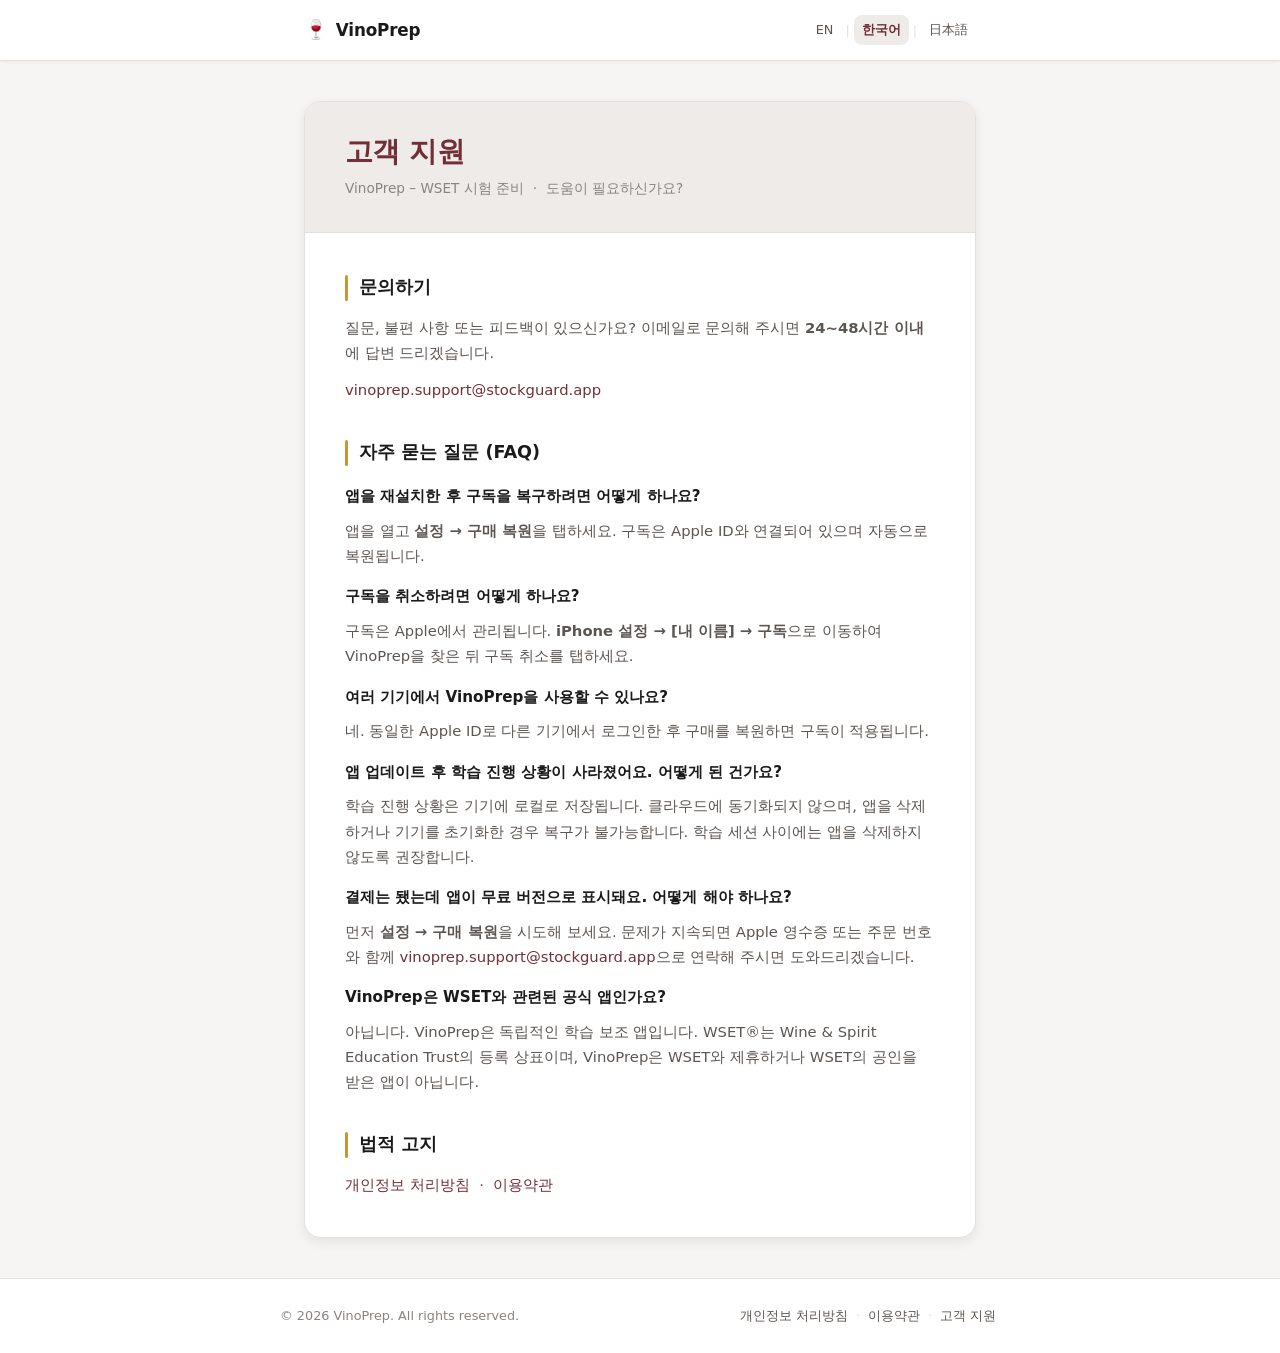
<file: ko/support.html>
<!DOCTYPE html>
<html lang="ko">
<head>
  <meta charset="UTF-8" />
  <meta name="viewport" content="width=device-width, initial-scale=1.0" />
  <title>고객 지원 — VinoPrep</title>
  <link rel="canonical"  hreflang="ko"        href="https://imnikita.github.io/wine_up_pages/ko/support.html" />
  <link rel="alternate"  hreflang="en"        href="https://imnikita.github.io/wine_up_pages/en/support.html" />
  <link rel="alternate"  hreflang="ja"        href="https://imnikita.github.io/wine_up_pages/ja/support.html" />
  <link rel="alternate"  hreflang="x-default" href="https://imnikita.github.io/wine_up_pages/en/support.html" />
  <link rel="stylesheet" href="../styles.css" />
</head>
<body>

  <!-- ── Header ─────────────────────────────────────────────────────────── -->
  <header class="site-header">
    <div class="site-header__inner">
      <a class="site-logo" href="../index.html">
        <span class="site-logo__icon">🍷</span>
        <span>VinoPrep</span>
      </a>
      <nav class="lang-switcher" aria-label="Language">
        <a href="../en/support.html">EN</a>
        <span class="lang-switcher__sep">|</span>
        <a href="../ko/support.html" class="active">한국어</a>
        <span class="lang-switcher__sep">|</span>
        <a href="../ja/support.html">日本語</a>
      </nav>
    </div>
  </header>

  <!-- ── Main Content ────────────────────────────────────────────────────── -->
  <main class="content-wrapper">
    <article class="legal-document">

      <div class="document-header">
        <h1>고객 지원</h1>
        <p class="last-updated">VinoPrep – WSET 시험 준비 &nbsp;·&nbsp; 도움이 필요하신가요?</p>
      </div>

      <div class="document-body">

        <section class="legal-section">
          <h2>문의하기</h2>
          <p>질문, 불편 사항 또는 피드백이 있으신가요? 이메일로 문의해 주시면 <strong>24~48시간 이내</strong>에 답변 드리겠습니다.</p>
          <p><a href="mailto:vinoprep.support@stockguard.app">vinoprep.support@stockguard.app</a></p>
        </section>

        <section class="legal-section">
          <h2>자주 묻는 질문 (FAQ)</h2>

          <h3>앱을 재설치한 후 구독을 복구하려면 어떻게 하나요?</h3>
          <p>앱을 열고 <strong>설정 → 구매 복원</strong>을 탭하세요. 구독은 Apple ID와 연결되어 있으며 자동으로 복원됩니다.</p>

          <h3>구독을 취소하려면 어떻게 하나요?</h3>
          <p>구독은 Apple에서 관리됩니다. <strong>iPhone 설정 → [내 이름] → 구독</strong>으로 이동하여 VinoPrep을 찾은 뒤 구독 취소를 탭하세요.</p>

          <h3>여러 기기에서 VinoPrep을 사용할 수 있나요?</h3>
          <p>네. 동일한 Apple ID로 다른 기기에서 로그인한 후 구매를 복원하면 구독이 적용됩니다.</p>

          <h3>앱 업데이트 후 학습 진행 상황이 사라졌어요. 어떻게 된 건가요?</h3>
          <p>학습 진행 상황은 기기에 로컬로 저장됩니다. 클라우드에 동기화되지 않으며, 앱을 삭제하거나 기기를 초기화한 경우 복구가 불가능합니다. 학습 세션 사이에는 앱을 삭제하지 않도록 권장합니다.</p>

          <h3>결제는 됐는데 앱이 무료 버전으로 표시돼요. 어떻게 해야 하나요?</h3>
          <p>먼저 <strong>설정 → 구매 복원</strong>을 시도해 보세요. 문제가 지속되면 Apple 영수증 또는 주문 번호와 함께 <a href="mailto:vinoprep.support@stockguard.app">vinoprep.support@stockguard.app</a>으로 연락해 주시면 도와드리겠습니다.</p>

          <h3>VinoPrep은 WSET와 관련된 공식 앱인가요?</h3>
          <p>아닙니다. VinoPrep은 독립적인 학습 보조 앱입니다. WSET®는 Wine &amp; Spirit Education Trust의 등록 상표이며, VinoPrep은 WSET와 제휴하거나 WSET의 공인을 받은 앱이 아닙니다.</p>
        </section>

        <section class="legal-section">
          <h2>법적 고지</h2>
          <p>
            <a href="../ko/privacy-policy.html">개인정보 처리방침</a>
            &nbsp;·&nbsp;
            <a href="../ko/terms-of-use.html">이용약관</a>
          </p>
        </section>

      </div><!-- /.document-body -->
    </article>
  </main>

  <!-- ── Footer ──────────────────────────────────────────────────────────── -->
  <footer class="site-footer">
    <div class="site-footer__inner">
      <p class="site-footer__copyright">© 2026 VinoPrep. All rights reserved.</p>
      <nav class="site-footer__nav" aria-label="Legal navigation">
        <a href="../ko/privacy-policy.html">개인정보 처리방침</a>
        <span class="site-footer__nav__sep">·</span>
        <a href="../ko/terms-of-use.html">이용약관</a>
        <span class="site-footer__nav__sep">·</span>
        <a href="../ko/support.html">고객 지원</a>
      </nav>
    </div>
  </footer>

</body>
</html>
</file>
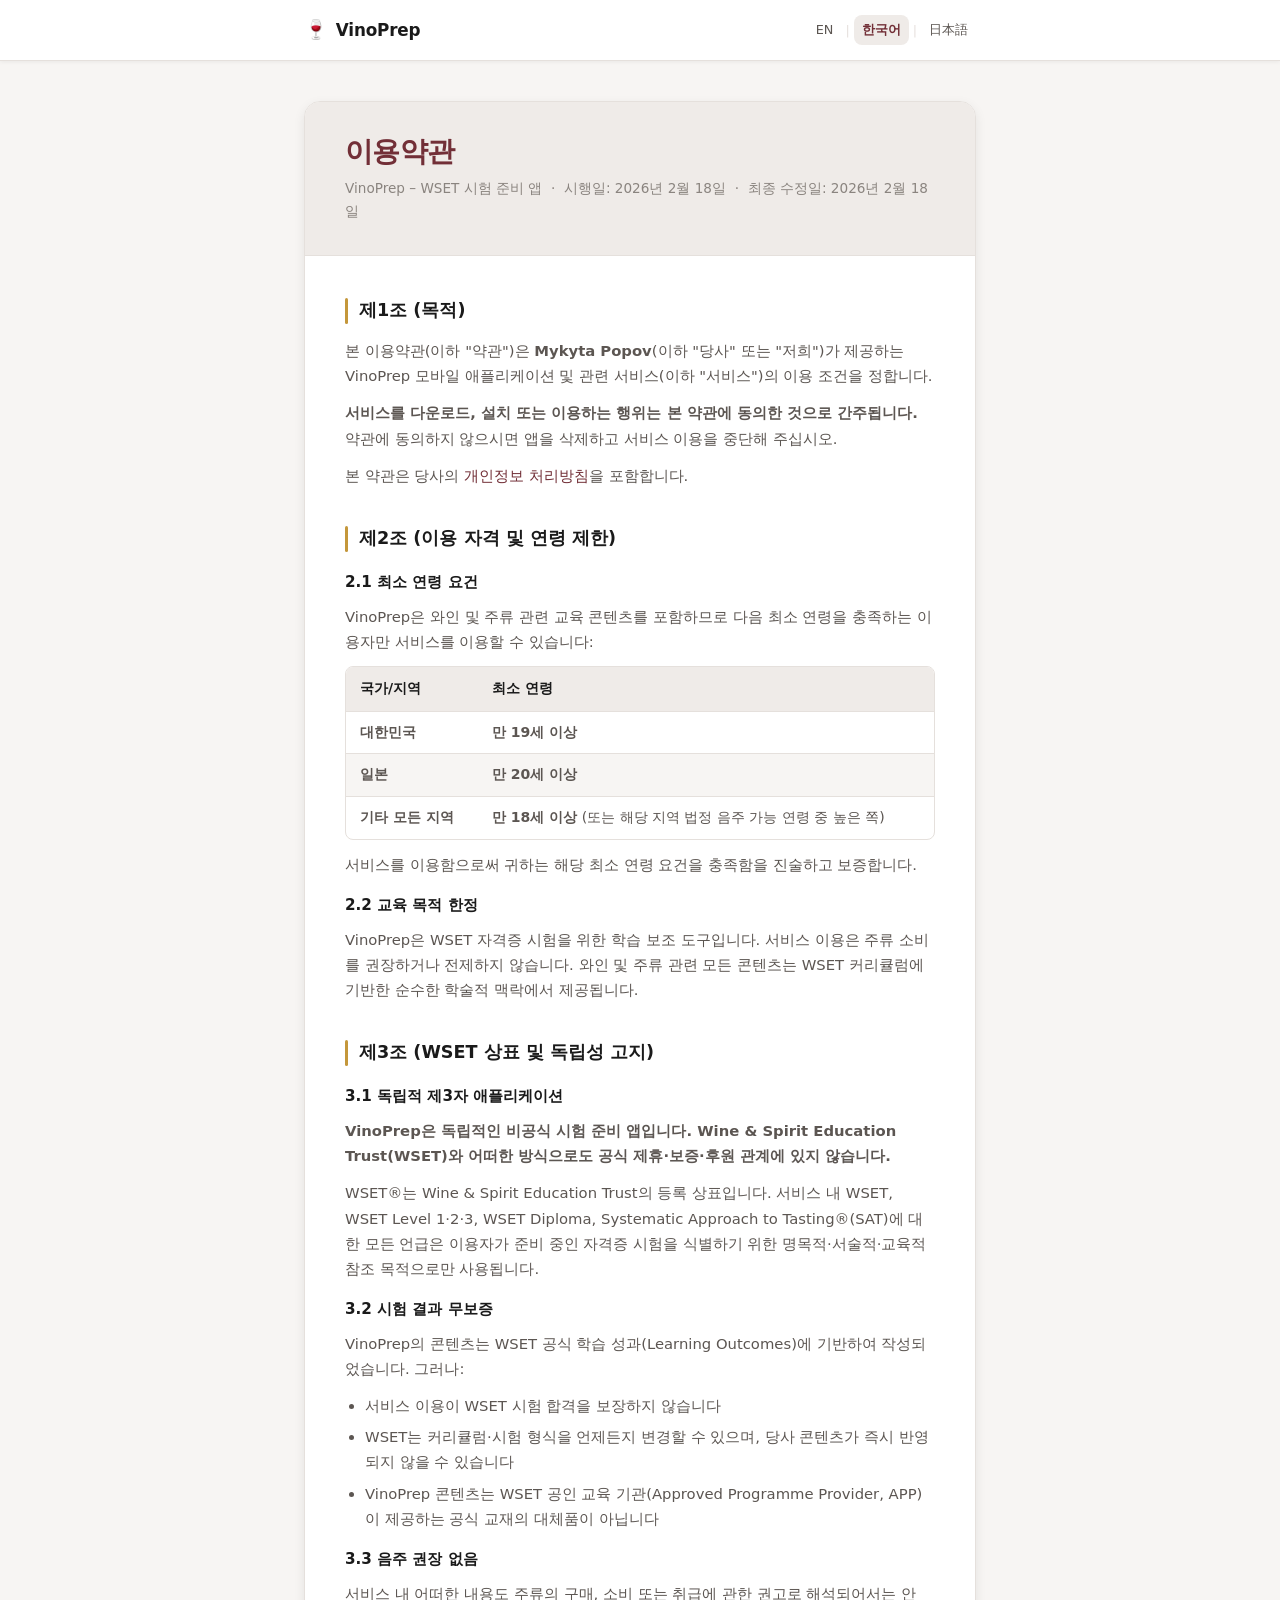
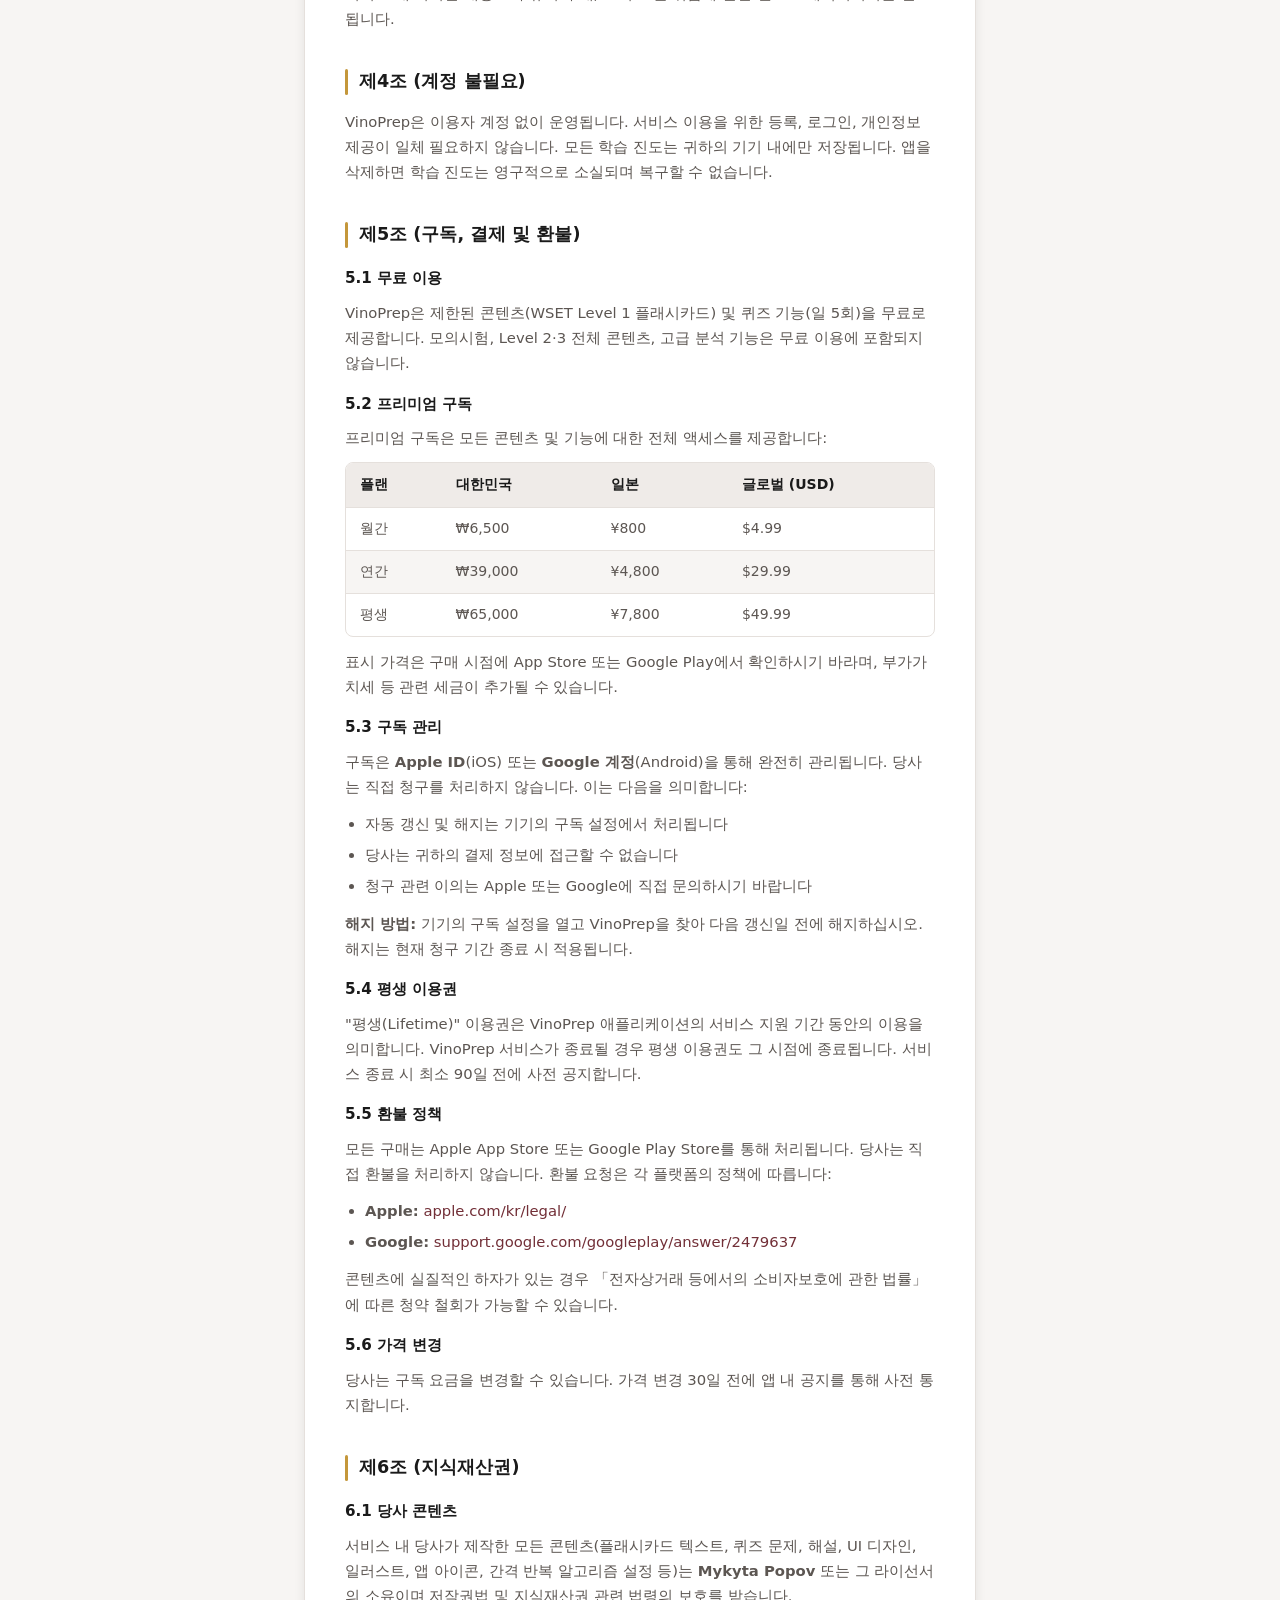
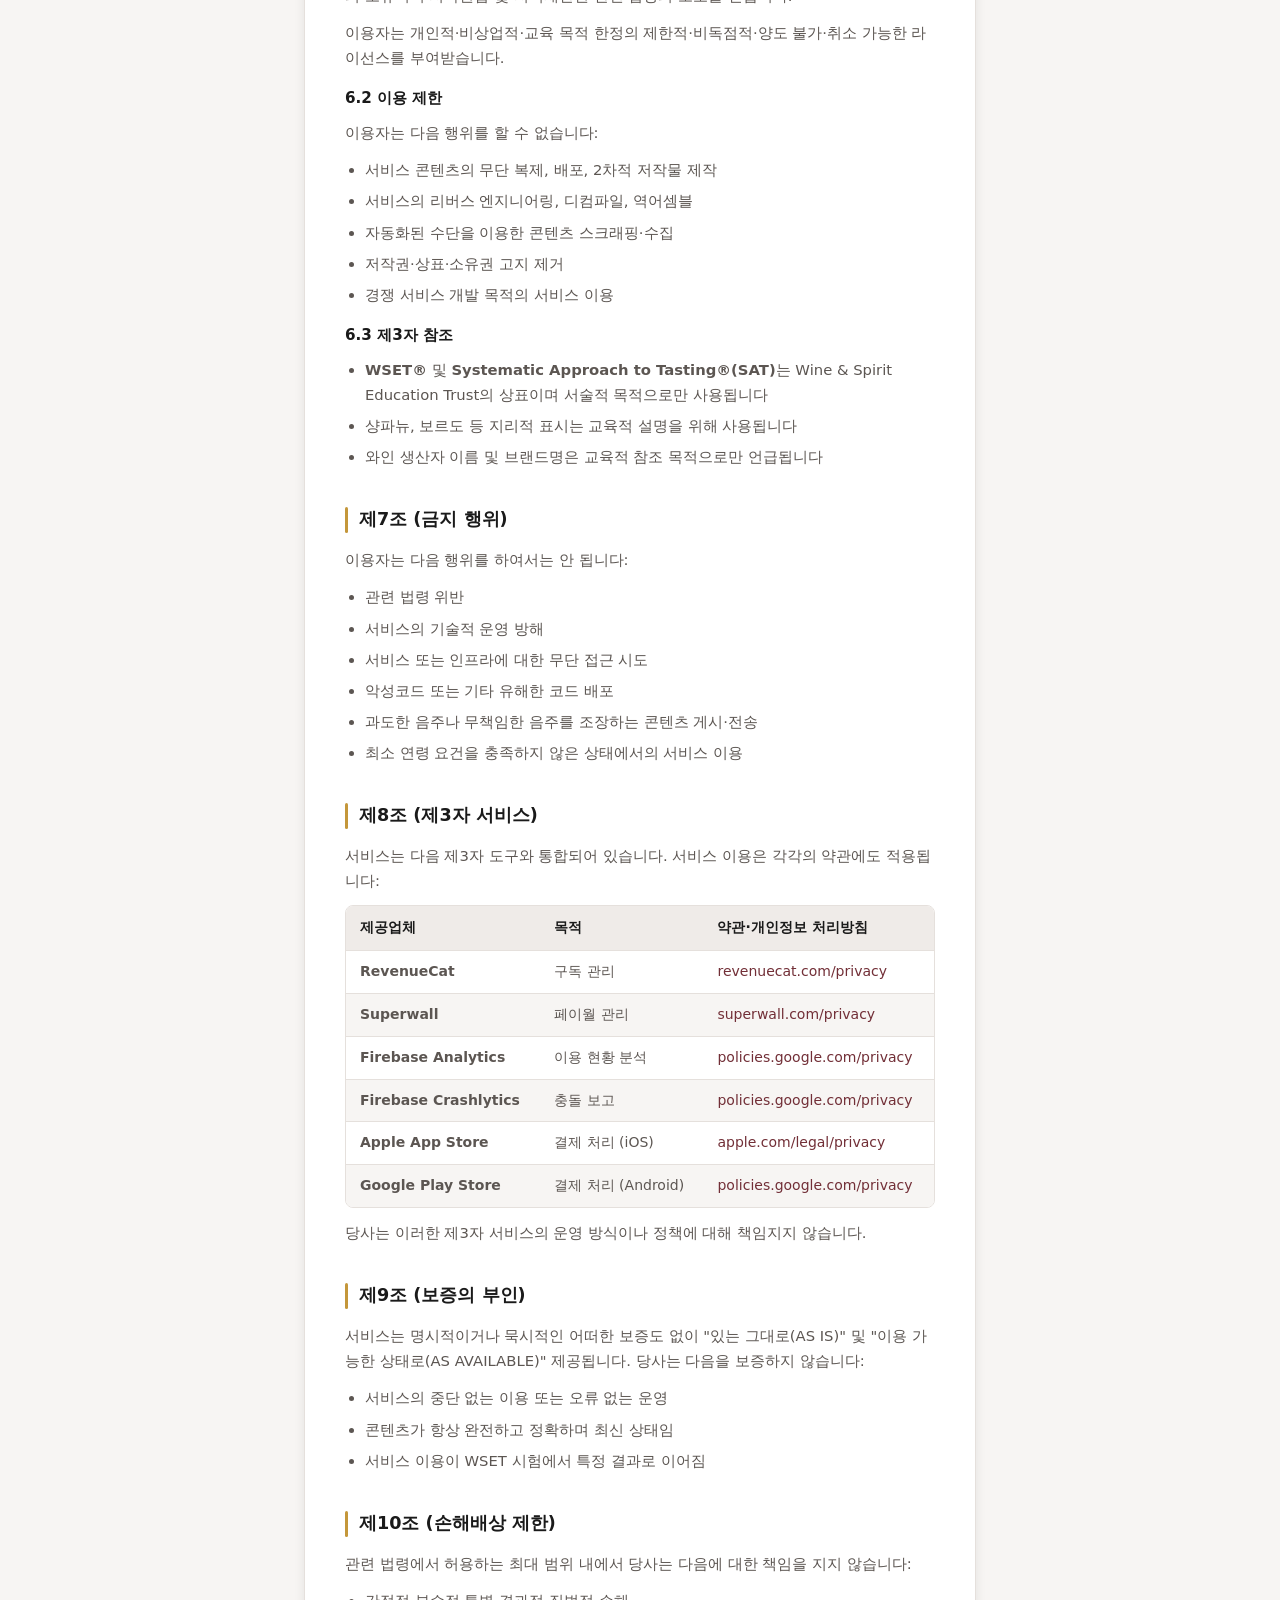
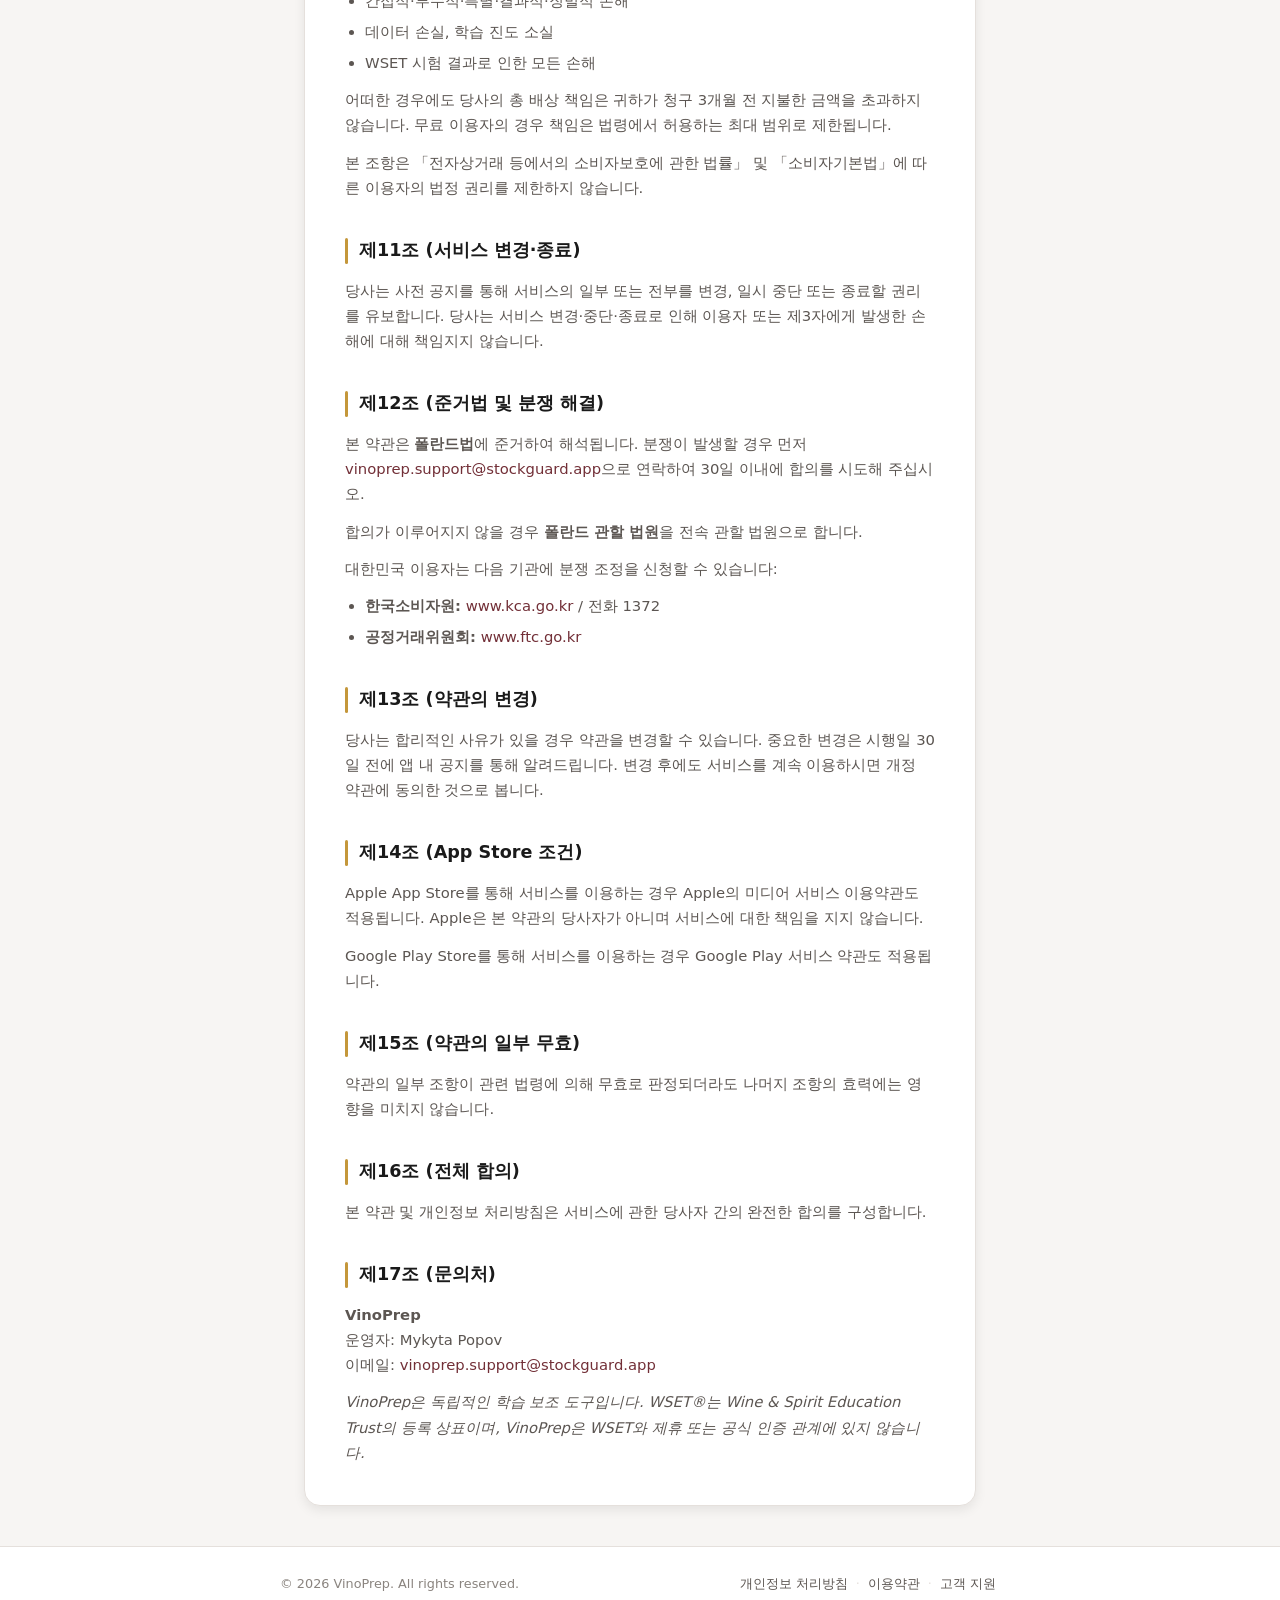
<file: ko/terms-of-use.html>
<!DOCTYPE html>
<html lang="ko">
<head>
  <meta charset="UTF-8" />
  <meta name="viewport" content="width=device-width, initial-scale=1.0" />
  <title>이용약관 — VinoPrep</title>
  <link rel="canonical"  hreflang="ko"        href="https://imnikita.github.io/wine_up_pages/ko/terms-of-use.html" />
  <link rel="alternate"  hreflang="en"        href="https://imnikita.github.io/wine_up_pages/en/terms-of-use.html" />
  <link rel="alternate"  hreflang="ja"        href="https://imnikita.github.io/wine_up_pages/ja/terms-of-use.html" />
  <link rel="alternate"  hreflang="x-default" href="https://imnikita.github.io/wine_up_pages/en/terms-of-use.html" />
  <link rel="stylesheet" href="../styles.css" />
</head>
<body>

  <!-- ── Header ─────────────────────────────────────────────────────────── -->
  <header class="site-header">
    <div class="site-header__inner">
      <a class="site-logo" href="../index.html">
        <span class="site-logo__icon">🍷</span>
        <span>VinoPrep</span>
      </a>
      <nav class="lang-switcher" aria-label="언어 선택">
        <a href="../en/terms-of-use.html">EN</a>
        <span class="lang-switcher__sep">|</span>
        <a href="../ko/terms-of-use.html" class="active">한국어</a>
        <span class="lang-switcher__sep">|</span>
        <a href="../ja/terms-of-use.html">日本語</a>
      </nav>
    </div>
  </header>

  <!-- ── Main Content ────────────────────────────────────────────────────── -->
  <main class="content-wrapper">
    <article class="legal-document">

      <div class="document-header">
        <h1>이용약관</h1>
        <p class="last-updated">VinoPrep – WSET 시험 준비 앱 &nbsp;·&nbsp; 시행일: 2026년 2월 18일 &nbsp;·&nbsp; 최종 수정일: 2026년 2월 18일</p>
      </div>

      <div class="document-body">

        <section class="legal-section">
          <h2>제1조 (목적)</h2>
          <p>본 이용약관(이하 "약관")은 <strong>Mykyta Popov</strong>(이하 "당사" 또는 "저희")가 제공하는 VinoPrep 모바일 애플리케이션 및 관련 서비스(이하 "서비스")의 이용 조건을 정합니다.</p>
          <p><strong>서비스를 다운로드, 설치 또는 이용하는 행위는 본 약관에 동의한 것으로 간주됩니다.</strong> 약관에 동의하지 않으시면 앱을 삭제하고 서비스 이용을 중단해 주십시오.</p>
          <p>본 약관은 당사의 <a href="../ko/privacy-policy.html">개인정보 처리방침</a>을 포함합니다.</p>
        </section>

        <section class="legal-section">
          <h2>제2조 (이용 자격 및 연령 제한)</h2>
          <h3>2.1 최소 연령 요건</h3>
          <p>VinoPrep은 와인 및 주류 관련 교육 콘텐츠를 포함하므로 다음 최소 연령을 충족하는 이용자만 서비스를 이용할 수 있습니다:</p>
          <div class="legal-table-wrap">
            <table class="legal-table">
              <thead>
                <tr><th>국가/지역</th><th>최소 연령</th></tr>
              </thead>
              <tbody>
                <tr><td><strong>대한민국</strong></td><td><strong>만 19세 이상</strong></td></tr>
                <tr><td><strong>일본</strong></td><td><strong>만 20세 이상</strong></td></tr>
                <tr><td><strong>기타 모든 지역</strong></td><td><strong>만 18세 이상</strong> (또는 해당 지역 법정 음주 가능 연령 중 높은 쪽)</td></tr>
              </tbody>
            </table>
          </div>
          <p>서비스를 이용함으로써 귀하는 해당 최소 연령 요건을 충족함을 진술하고 보증합니다.</p>

          <h3>2.2 교육 목적 한정</h3>
          <p>VinoPrep은 WSET 자격증 시험을 위한 학습 보조 도구입니다. 서비스 이용은 주류 소비를 권장하거나 전제하지 않습니다. 와인 및 주류 관련 모든 콘텐츠는 WSET 커리큘럼에 기반한 순수한 학술적 맥락에서 제공됩니다.</p>
        </section>

        <section class="legal-section">
          <h2>제3조 (WSET 상표 및 독립성 고지)</h2>
          <h3>3.1 독립적 제3자 애플리케이션</h3>
          <p><strong>VinoPrep은 독립적인 비공식 시험 준비 앱입니다. Wine &amp; Spirit Education Trust(WSET)와 어떠한 방식으로도 공식 제휴·보증·후원 관계에 있지 않습니다.</strong></p>
          <p>WSET®는 Wine &amp; Spirit Education Trust의 등록 상표입니다. 서비스 내 WSET, WSET Level 1·2·3, WSET Diploma, Systematic Approach to Tasting®(SAT)에 대한 모든 언급은 이용자가 준비 중인 자격증 시험을 식별하기 위한 명목적·서술적·교육적 참조 목적으로만 사용됩니다.</p>

          <h3>3.2 시험 결과 무보증</h3>
          <p>VinoPrep의 콘텐츠는 WSET 공식 학습 성과(Learning Outcomes)에 기반하여 작성되었습니다. 그러나:</p>
          <ul>
            <li>서비스 이용이 WSET 시험 합격을 보장하지 않습니다</li>
            <li>WSET는 커리큘럼·시험 형식을 언제든지 변경할 수 있으며, 당사 콘텐츠가 즉시 반영되지 않을 수 있습니다</li>
            <li>VinoPrep 콘텐츠는 WSET 공인 교육 기관(Approved Programme Provider, APP)이 제공하는 공식 교재의 대체품이 아닙니다</li>
          </ul>

          <h3>3.3 음주 권장 없음</h3>
          <p>서비스 내 어떠한 내용도 주류의 구매, 소비 또는 취급에 관한 권고로 해석되어서는 안 됩니다.</p>
        </section>

        <section class="legal-section">
          <h2>제4조 (계정 불필요)</h2>
          <p>VinoPrep은 이용자 계정 없이 운영됩니다. 서비스 이용을 위한 등록, 로그인, 개인정보 제공이 일체 필요하지 않습니다. 모든 학습 진도는 귀하의 기기 내에만 저장됩니다. 앱을 삭제하면 학습 진도는 영구적으로 소실되며 복구할 수 없습니다.</p>
        </section>

        <section class="legal-section">
          <h2>제5조 (구독, 결제 및 환불)</h2>
          <h3>5.1 무료 이용</h3>
          <p>VinoPrep은 제한된 콘텐츠(WSET Level 1 플래시카드) 및 퀴즈 기능(일 5회)을 무료로 제공합니다. 모의시험, Level 2·3 전체 콘텐츠, 고급 분석 기능은 무료 이용에 포함되지 않습니다.</p>

          <h3>5.2 프리미엄 구독</h3>
          <p>프리미엄 구독은 모든 콘텐츠 및 기능에 대한 전체 액세스를 제공합니다:</p>
          <div class="legal-table-wrap">
            <table class="legal-table">
              <thead>
                <tr><th>플랜</th><th>대한민국</th><th>일본</th><th>글로벌 (USD)</th></tr>
              </thead>
              <tbody>
                <tr><td>월간</td><td>₩6,500</td><td>¥800</td><td>$4.99</td></tr>
                <tr><td>연간</td><td>₩39,000</td><td>¥4,800</td><td>$29.99</td></tr>
                <tr><td>평생</td><td>₩65,000</td><td>¥7,800</td><td>$49.99</td></tr>
              </tbody>
            </table>
          </div>
          <p>표시 가격은 구매 시점에 App Store 또는 Google Play에서 확인하시기 바라며, 부가가치세 등 관련 세금이 추가될 수 있습니다.</p>

          <h3>5.3 구독 관리</h3>
          <p>구독은 <strong>Apple ID</strong>(iOS) 또는 <strong>Google 계정</strong>(Android)을 통해 완전히 관리됩니다. 당사는 직접 청구를 처리하지 않습니다. 이는 다음을 의미합니다:</p>
          <ul>
            <li>자동 갱신 및 해지는 기기의 구독 설정에서 처리됩니다</li>
            <li>당사는 귀하의 결제 정보에 접근할 수 없습니다</li>
            <li>청구 관련 이의는 Apple 또는 Google에 직접 문의하시기 바랍니다</li>
          </ul>
          <p><strong>해지 방법:</strong> 기기의 구독 설정을 열고 VinoPrep을 찾아 다음 갱신일 전에 해지하십시오. 해지는 현재 청구 기간 종료 시 적용됩니다.</p>

          <h3>5.4 평생 이용권</h3>
          <p>"평생(Lifetime)" 이용권은 VinoPrep 애플리케이션의 서비스 지원 기간 동안의 이용을 의미합니다. VinoPrep 서비스가 종료될 경우 평생 이용권도 그 시점에 종료됩니다. 서비스 종료 시 최소 90일 전에 사전 공지합니다.</p>

          <h3>5.5 환불 정책</h3>
          <p>모든 구매는 Apple App Store 또는 Google Play Store를 통해 처리됩니다. 당사는 직접 환불을 처리하지 않습니다. 환불 요청은 각 플랫폼의 정책에 따릅니다:</p>
          <ul>
            <li><strong>Apple:</strong> <a href="https://www.apple.com/kr/legal/" target="_blank" rel="noopener">apple.com/kr/legal/</a></li>
            <li><strong>Google:</strong> <a href="https://support.google.com/googleplay/answer/2479637" target="_blank" rel="noopener">support.google.com/googleplay/answer/2479637</a></li>
          </ul>
          <p>콘텐츠에 실질적인 하자가 있는 경우 「전자상거래 등에서의 소비자보호에 관한 법률」에 따른 청약 철회가 가능할 수 있습니다.</p>

          <h3>5.6 가격 변경</h3>
          <p>당사는 구독 요금을 변경할 수 있습니다. 가격 변경 30일 전에 앱 내 공지를 통해 사전 통지합니다.</p>
        </section>

        <section class="legal-section">
          <h2>제6조 (지식재산권)</h2>
          <h3>6.1 당사 콘텐츠</h3>
          <p>서비스 내 당사가 제작한 모든 콘텐츠(플래시카드 텍스트, 퀴즈 문제, 해설, UI 디자인, 일러스트, 앱 아이콘, 간격 반복 알고리즘 설정 등)는 <strong>Mykyta Popov</strong> 또는 그 라이선서의 소유이며 저작권법 및 지식재산권 관련 법령의 보호를 받습니다.</p>
          <p>이용자는 개인적·비상업적·교육 목적 한정의 제한적·비독점적·양도 불가·취소 가능한 라이선스를 부여받습니다.</p>

          <h3>6.2 이용 제한</h3>
          <p>이용자는 다음 행위를 할 수 없습니다:</p>
          <ul>
            <li>서비스 콘텐츠의 무단 복제, 배포, 2차적 저작물 제작</li>
            <li>서비스의 리버스 엔지니어링, 디컴파일, 역어셈블</li>
            <li>자동화된 수단을 이용한 콘텐츠 스크래핑·수집</li>
            <li>저작권·상표·소유권 고지 제거</li>
            <li>경쟁 서비스 개발 목적의 서비스 이용</li>
          </ul>

          <h3>6.3 제3자 참조</h3>
          <ul>
            <li><strong>WSET®</strong> 및 <strong>Systematic Approach to Tasting®(SAT)</strong>는 Wine &amp; Spirit Education Trust의 상표이며 서술적 목적으로만 사용됩니다</li>
            <li>샹파뉴, 보르도 등 지리적 표시는 교육적 설명을 위해 사용됩니다</li>
            <li>와인 생산자 이름 및 브랜드명은 교육적 참조 목적으로만 언급됩니다</li>
          </ul>
        </section>

        <section class="legal-section">
          <h2>제7조 (금지 행위)</h2>
          <p>이용자는 다음 행위를 하여서는 안 됩니다:</p>
          <ul>
            <li>관련 법령 위반</li>
            <li>서비스의 기술적 운영 방해</li>
            <li>서비스 또는 인프라에 대한 무단 접근 시도</li>
            <li>악성코드 또는 기타 유해한 코드 배포</li>
            <li>과도한 음주나 무책임한 음주를 조장하는 콘텐츠 게시·전송</li>
            <li>최소 연령 요건을 충족하지 않은 상태에서의 서비스 이용</li>
          </ul>
        </section>

        <section class="legal-section">
          <h2>제8조 (제3자 서비스)</h2>
          <p>서비스는 다음 제3자 도구와 통합되어 있습니다. 서비스 이용은 각각의 약관에도 적용됩니다:</p>
          <div class="legal-table-wrap">
            <table class="legal-table">
              <thead>
                <tr><th>제공업체</th><th>목적</th><th>약관·개인정보 처리방침</th></tr>
              </thead>
              <tbody>
                <tr>
                  <td><strong>RevenueCat</strong></td>
                  <td>구독 관리</td>
                  <td><a href="https://www.revenuecat.com/privacy" target="_blank" rel="noopener">revenuecat.com/privacy</a></td>
                </tr>
                <tr>
                  <td><strong>Superwall</strong></td>
                  <td>페이월 관리</td>
                  <td><a href="https://superwall.com/privacy" target="_blank" rel="noopener">superwall.com/privacy</a></td>
                </tr>
                <tr>
                  <td><strong>Firebase Analytics</strong></td>
                  <td>이용 현황 분석</td>
                  <td><a href="https://policies.google.com/privacy" target="_blank" rel="noopener">policies.google.com/privacy</a></td>
                </tr>
                <tr>
                  <td><strong>Firebase Crashlytics</strong></td>
                  <td>충돌 보고</td>
                  <td><a href="https://policies.google.com/privacy" target="_blank" rel="noopener">policies.google.com/privacy</a></td>
                </tr>
                <tr>
                  <td><strong>Apple App Store</strong></td>
                  <td>결제 처리 (iOS)</td>
                  <td><a href="https://www.apple.com/legal/privacy/" target="_blank" rel="noopener">apple.com/legal/privacy</a></td>
                </tr>
                <tr>
                  <td><strong>Google Play Store</strong></td>
                  <td>결제 처리 (Android)</td>
                  <td><a href="https://policies.google.com/privacy" target="_blank" rel="noopener">policies.google.com/privacy</a></td>
                </tr>
              </tbody>
            </table>
          </div>
          <p>당사는 이러한 제3자 서비스의 운영 방식이나 정책에 대해 책임지지 않습니다.</p>
        </section>

        <section class="legal-section">
          <h2>제9조 (보증의 부인)</h2>
          <p>서비스는 명시적이거나 묵시적인 어떠한 보증도 없이 "있는 그대로(AS IS)" 및 "이용 가능한 상태로(AS AVAILABLE)" 제공됩니다. 당사는 다음을 보증하지 않습니다:</p>
          <ul>
            <li>서비스의 중단 없는 이용 또는 오류 없는 운영</li>
            <li>콘텐츠가 항상 완전하고 정확하며 최신 상태임</li>
            <li>서비스 이용이 WSET 시험에서 특정 결과로 이어짐</li>
          </ul>
        </section>

        <section class="legal-section">
          <h2>제10조 (손해배상 제한)</h2>
          <p>관련 법령에서 허용하는 최대 범위 내에서 당사는 다음에 대한 책임을 지지 않습니다:</p>
          <ul>
            <li>간접적·부수적·특별·결과적·징벌적 손해</li>
            <li>데이터 손실, 학습 진도 소실</li>
            <li>WSET 시험 결과로 인한 모든 손해</li>
          </ul>
          <p>어떠한 경우에도 당사의 총 배상 책임은 귀하가 청구 3개월 전 지불한 금액을 초과하지 않습니다. 무료 이용자의 경우 책임은 법령에서 허용하는 최대 범위로 제한됩니다.</p>
          <p>본 조항은 「전자상거래 등에서의 소비자보호에 관한 법률」 및 「소비자기본법」에 따른 이용자의 법정 권리를 제한하지 않습니다.</p>
        </section>

        <section class="legal-section">
          <h2>제11조 (서비스 변경·종료)</h2>
          <p>당사는 사전 공지를 통해 서비스의 일부 또는 전부를 변경, 일시 중단 또는 종료할 권리를 유보합니다. 당사는 서비스 변경·중단·종료로 인해 이용자 또는 제3자에게 발생한 손해에 대해 책임지지 않습니다.</p>
        </section>

        <section class="legal-section">
          <h2>제12조 (준거법 및 분쟁 해결)</h2>
          <p>본 약관은 <strong>폴란드법</strong>에 준거하여 해석됩니다. 분쟁이 발생할 경우 먼저 <a href="mailto:vinoprep.support@stockguard.app">vinoprep.support@stockguard.app</a>으로 연락하여 30일 이내에 합의를 시도해 주십시오.</p>
          <p>합의가 이루어지지 않을 경우 <strong>폴란드 관할 법원</strong>을 전속 관할 법원으로 합니다.</p>
          <p>대한민국 이용자는 다음 기관에 분쟁 조정을 신청할 수 있습니다:</p>
          <ul>
            <li><strong>한국소비자원:</strong> <a href="https://www.kca.go.kr" target="_blank" rel="noopener">www.kca.go.kr</a> / 전화 1372</li>
            <li><strong>공정거래위원회:</strong> <a href="https://www.ftc.go.kr" target="_blank" rel="noopener">www.ftc.go.kr</a></li>
          </ul>
        </section>

        <section class="legal-section">
          <h2>제13조 (약관의 변경)</h2>
          <p>당사는 합리적인 사유가 있을 경우 약관을 변경할 수 있습니다. 중요한 변경은 시행일 30일 전에 앱 내 공지를 통해 알려드립니다. 변경 후에도 서비스를 계속 이용하시면 개정 약관에 동의한 것으로 봅니다.</p>
        </section>

        <section class="legal-section">
          <h2>제14조 (App Store 조건)</h2>
          <p>Apple App Store를 통해 서비스를 이용하는 경우 Apple의 미디어 서비스 이용약관도 적용됩니다. Apple은 본 약관의 당사자가 아니며 서비스에 대한 책임을 지지 않습니다.</p>
          <p>Google Play Store를 통해 서비스를 이용하는 경우 Google Play 서비스 약관도 적용됩니다.</p>
        </section>

        <section class="legal-section">
          <h2>제15조 (약관의 일부 무효)</h2>
          <p>약관의 일부 조항이 관련 법령에 의해 무효로 판정되더라도 나머지 조항의 효력에는 영향을 미치지 않습니다.</p>
        </section>

        <section class="legal-section">
          <h2>제16조 (전체 합의)</h2>
          <p>본 약관 및 개인정보 처리방침은 서비스에 관한 당사자 간의 완전한 합의를 구성합니다.</p>
        </section>

        <section class="legal-section">
          <h2>제17조 (문의처)</h2>
          <p><strong>VinoPrep</strong><br />
          운영자: Mykyta Popov<br />
          이메일: <a href="mailto:vinoprep.support@stockguard.app">vinoprep.support@stockguard.app</a></p>
          <p><em>VinoPrep은 독립적인 학습 보조 도구입니다. WSET®는 Wine &amp; Spirit Education Trust의 등록 상표이며, VinoPrep은 WSET와 제휴 또는 공식 인증 관계에 있지 않습니다.</em></p>
        </section>

      </div><!-- /.document-body -->
    </article>
  </main>

  <!-- ── Footer ──────────────────────────────────────────────────────────── -->
  <footer class="site-footer">
    <div class="site-footer__inner">
      <p class="site-footer__copyright">© 2026 VinoPrep. All rights reserved.</p>
      <nav class="site-footer__nav" aria-label="법적 정보 탐색">
        <a href="../ko/privacy-policy.html">개인정보 처리방침</a>
        <span class="site-footer__nav__sep">·</span>
        <a href="../ko/terms-of-use.html">이용약관</a>
        <span class="site-footer__nav__sep">·</span>
        <a href="../ko/support.html">고객 지원</a>
      </nav>
    </div>
  </footer>

</body>
</html>
</file>
<file: styles.css>
/* VinoPrep Legal Pages — Shared Stylesheet */

/* ─── Design Tokens ─────────────────────────────────────────────────────── */
:root {
  --color-primary:        #722F37;
  --color-accent:         #C4973B;
  --color-bg-page:        #F7F5F3;
  --color-bg-surface:     #FFFFFF;
  --color-bg-subtle:      #EFEBE8;
  --color-text-primary:   #1A1A1A;
  --color-text-secondary: #5C5652;
  --color-text-muted:     #8A847F;
  --color-border:         #E5E0DC;
  --shadow-card:          0 4px 12px rgba(0, 0, 0, 0.08);

  --radius-sm: 8px;
  --radius-md: 12px;
  --radius-lg: 16px;

  --font-base: -apple-system, 'SF Pro Display', system-ui, sans-serif;
  --content-max-width: 720px;
}

@media (prefers-color-scheme: dark) {
  :root {
    --color-primary:        #D4838B;
    --color-accent:         #E8C87A;
    --color-bg-page:        #1E1819;
    --color-bg-surface:     #141011;
    --color-bg-subtle:      #2A2224;
    --color-text-primary:   #F0ECE9;
    --color-text-secondary: #A69E99;
    --color-text-muted:     #6B6461;
    --color-border:         #3A3234;
    --shadow-card:          0 4px 12px rgba(0, 0, 0, 0.4);
  }
}

/* ─── Reset & Base ──────────────────────────────────────────────────────── */
*, *::before, *::after {
  box-sizing: border-box;
  margin: 0;
  padding: 0;
}

html {
  font-size: 16px;
  -webkit-text-size-adjust: 100%;
}

body {
  font-family: var(--font-base);
  background-color: var(--color-bg-page);
  color: var(--color-text-primary);
  line-height: 1.7;
  min-height: 100vh;
  display: flex;
  flex-direction: column;
}

/* ─── Site Header ───────────────────────────────────────────────────────── */
.site-header {
  position: sticky;
  top: 0;
  z-index: 100;
  background-color: var(--color-bg-surface);
  border-bottom: 1px solid var(--color-border);
  box-shadow: 0 1px 4px rgba(0, 0, 0, 0.06);
}

.site-header__inner {
  max-width: var(--content-max-width);
  margin: 0 auto;
  padding: 0 24px;
  height: 60px;
  display: flex;
  align-items: center;
  justify-content: space-between;
  gap: 16px;
}

.site-logo {
  display: flex;
  align-items: center;
  gap: 8px;
  text-decoration: none;
  color: var(--color-text-primary);
  font-weight: 700;
  font-size: 1.05rem;
  letter-spacing: -0.01em;
  flex-shrink: 0;
}

.site-logo__icon {
  font-size: 1.2rem;
  line-height: 1;
}

/* ─── Language Switcher ─────────────────────────────────────────────────── */
.lang-switcher {
  display: flex;
  align-items: center;
  gap: 4px;
  font-size: 0.8rem;
}

.lang-switcher a {
  text-decoration: none;
  color: var(--color-text-secondary);
  padding: 4px 8px;
  border-radius: var(--radius-sm);
  transition: color 0.15s, background-color 0.15s;
  white-space: nowrap;
}

.lang-switcher a:hover {
  color: var(--color-primary);
  background-color: var(--color-bg-subtle);
}

.lang-switcher a.active {
  color: var(--color-primary);
  font-weight: 600;
  background-color: var(--color-bg-subtle);
}

.lang-switcher__sep {
  color: var(--color-border);
  user-select: none;
}

/* ─── Content Wrapper ───────────────────────────────────────────────────── */
.content-wrapper {
  flex: 1;
  width: 100%;
  max-width: var(--content-max-width);
  margin: 0 auto;
  padding: 40px 24px;
}

/* ─── Legal Document Card ───────────────────────────────────────────────── */
.legal-document {
  background-color: var(--color-bg-surface);
  border: 1px solid var(--color-border);
  border-radius: var(--radius-lg);
  box-shadow: var(--shadow-card);
  overflow: hidden;
}

/* ─── Document Header ───────────────────────────────────────────────────── */
.document-header {
  background-color: var(--color-bg-subtle);
  border-bottom: 1px solid var(--color-border);
  padding: 32px 40px;
}

.document-header h1 {
  font-size: 1.75rem;
  font-weight: 700;
  color: var(--color-primary);
  letter-spacing: -0.02em;
  line-height: 1.25;
  margin-bottom: 8px;
}

.last-updated {
  font-size: 0.85rem;
  color: var(--color-text-muted);
}

/* ─── Document Body ─────────────────────────────────────────────────────── */
.document-body {
  padding: 40px;
}

/* ─── Legal Sections ────────────────────────────────────────────────────── */
.legal-section {
  margin-bottom: 36px;
}

.legal-section:last-child {
  margin-bottom: 0;
}

.legal-section h2 {
  font-size: 1.1rem;
  font-weight: 600;
  color: var(--color-text-primary);
  margin-bottom: 12px;
  padding-left: 14px;
  position: relative;
}

.legal-section h2::before {
  content: '';
  position: absolute;
  left: 0;
  top: 2px;
  bottom: 2px;
  width: 3px;
  border-radius: 2px;
  background-color: var(--color-accent);
}

.legal-section p {
  font-size: 0.925rem;
  color: var(--color-text-secondary);
  margin-bottom: 12px;
}

.legal-section p:last-child {
  margin-bottom: 0;
}

.legal-section ul,
.legal-section ol {
  font-size: 0.925rem;
  color: var(--color-text-secondary);
  padding-left: 20px;
  margin-bottom: 12px;
}

.legal-section li {
  margin-bottom: 6px;
}

.legal-section a {
  color: var(--color-primary);
  text-decoration: underline;
  text-decoration-color: transparent;
  transition: text-decoration-color 0.15s;
}

.legal-section a:hover {
  text-decoration-color: var(--color-primary);
}

.legal-section h3 {
  font-size: 0.95rem;
  font-weight: 600;
  color: var(--color-text-primary);
  margin-top: 16px;
  margin-bottom: 8px;
}

.legal-section blockquote {
  border-left: 3px solid var(--color-accent);
  background-color: var(--color-bg-subtle);
  margin: 12px 0;
  padding: 12px 16px;
  border-radius: 0 var(--radius-sm) var(--radius-sm) 0;
  font-size: 0.9rem;
  color: var(--color-text-secondary);
}

/* ─── Legal Tables ──────────────────────────────────────────────────────── */
.legal-table-wrap {
  overflow-x: auto;
  margin-bottom: 12px;
  border-radius: var(--radius-sm);
  border: 1px solid var(--color-border);
}

.legal-table {
  width: 100%;
  border-collapse: collapse;
  font-size: 0.875rem;
  color: var(--color-text-secondary);
}

.legal-table th {
  background-color: var(--color-bg-subtle);
  color: var(--color-text-primary);
  font-weight: 600;
  text-align: left;
  padding: 10px 14px;
  border-bottom: 1px solid var(--color-border);
  white-space: nowrap;
}

.legal-table td {
  padding: 9px 14px;
  border-bottom: 1px solid var(--color-border);
  vertical-align: top;
}

.legal-table tr:last-child td {
  border-bottom: none;
}

.legal-table tr:nth-child(even) td {
  background-color: var(--color-bg-page);
}

/* ─── Site Footer ───────────────────────────────────────────────────────── */
.site-footer {
  border-top: 1px solid var(--color-border);
  background-color: var(--color-bg-surface);
  padding: 24px;
}

.site-footer__inner {
  max-width: var(--content-max-width);
  margin: 0 auto;
  display: flex;
  align-items: center;
  justify-content: space-between;
  gap: 16px;
  flex-wrap: wrap;
}

.site-footer__copyright {
  font-size: 0.8rem;
  color: var(--color-text-muted);
}

.site-footer__nav {
  display: flex;
  align-items: center;
  gap: 4px;
  font-size: 0.8rem;
}

.site-footer__nav a {
  color: var(--color-text-secondary);
  text-decoration: none;
  padding: 2px 4px;
  border-radius: 4px;
  transition: color 0.15s;
}

.site-footer__nav a:hover {
  color: var(--color-primary);
}

.site-footer__nav__sep {
  color: var(--color-border);
  user-select: none;
}

/* ─── Responsive ────────────────────────────────────────────────────────── */
@media (max-width: 768px) {
  .content-wrapper {
    padding: 24px 16px;
  }

  .document-header {
    padding: 24px 24px;
  }

  .document-header h1 {
    font-size: 1.4rem;
  }

  .document-body {
    padding: 24px 24px;
  }
}

@media (max-width: 480px) {
  .site-header__inner {
    padding: 0 16px;
    height: 52px;
  }

  .site-logo {
    font-size: 0.95rem;
  }

  .lang-switcher {
    font-size: 0.75rem;
  }

  .lang-switcher a {
    padding: 3px 6px;
  }

  .content-wrapper {
    padding: 16px 12px;
  }

  .document-header {
    padding: 20px 16px;
  }

  .document-header h1 {
    font-size: 1.25rem;
  }

  .document-body {
    padding: 20px 16px;
  }

  .legal-section h2 {
    font-size: 1rem;
  }

  .site-footer__inner {
    flex-direction: column;
    align-items: flex-start;
    gap: 8px;
  }
}
</file>
